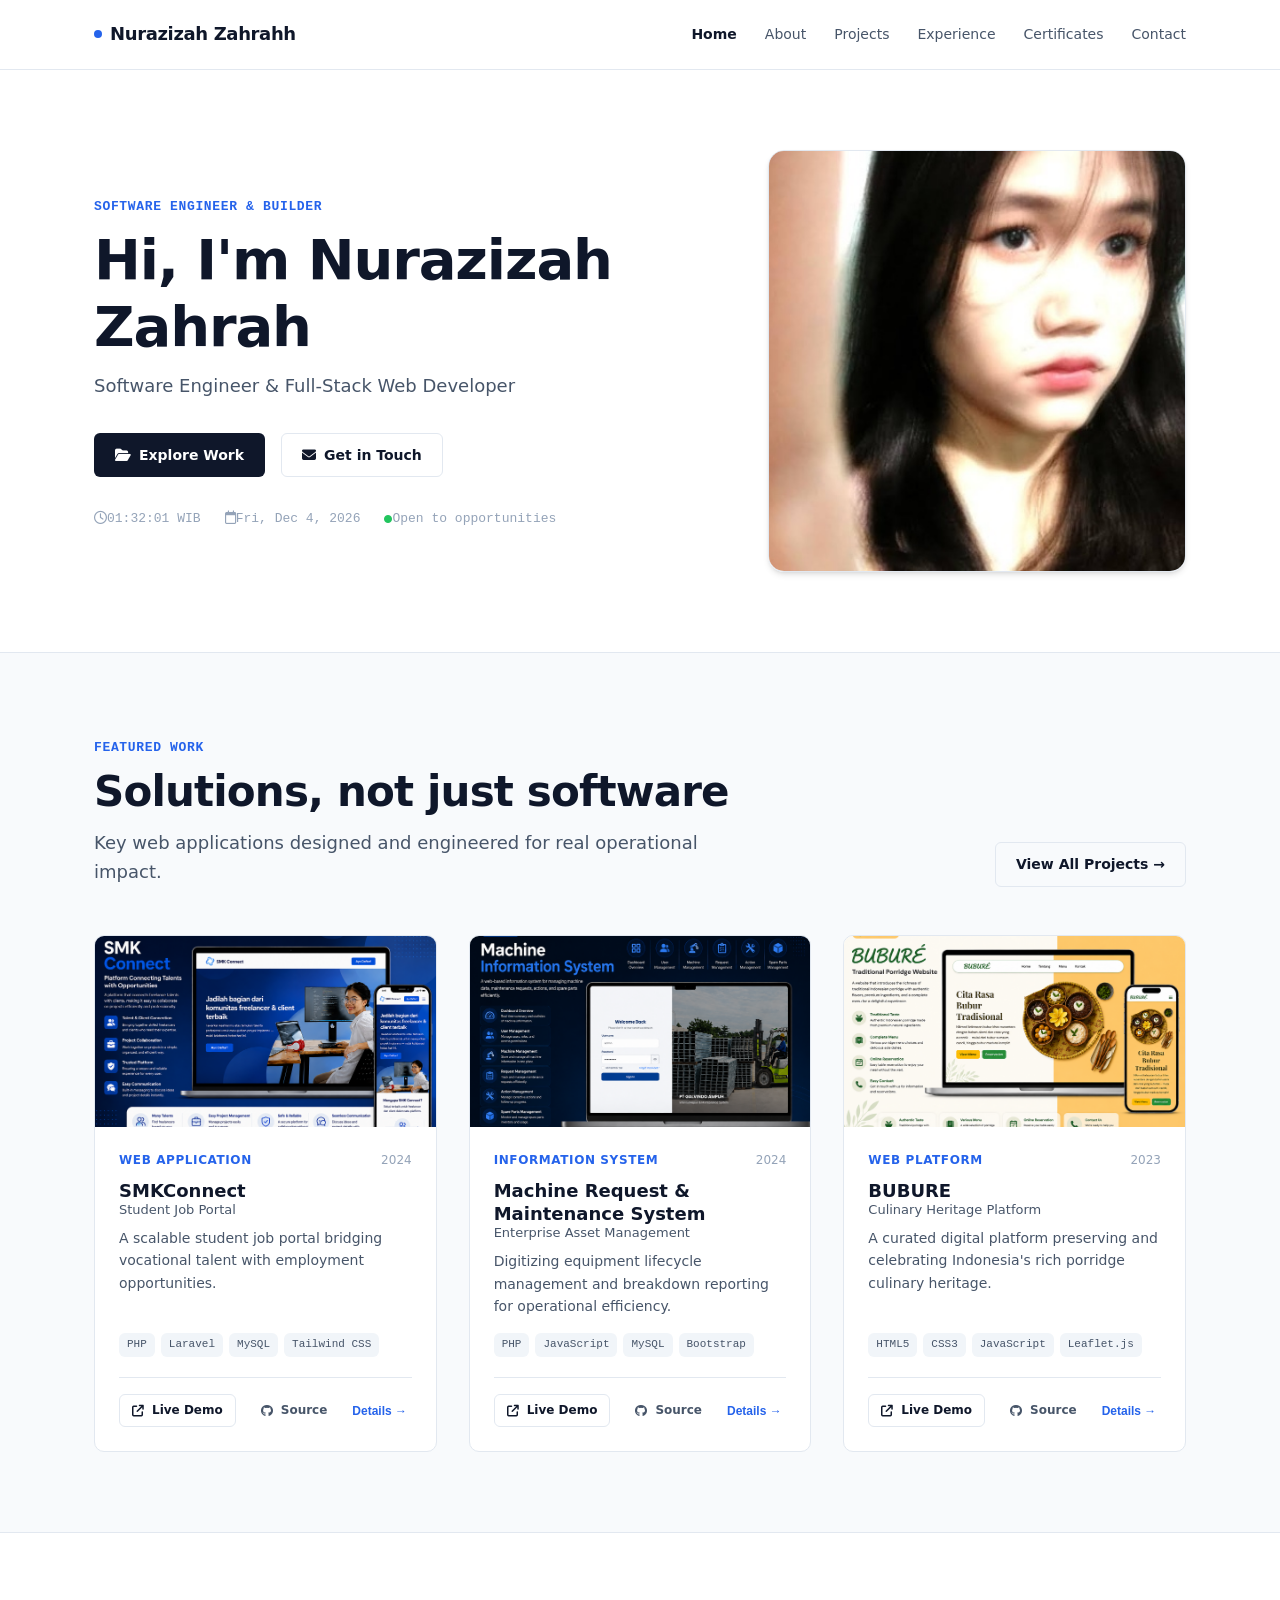
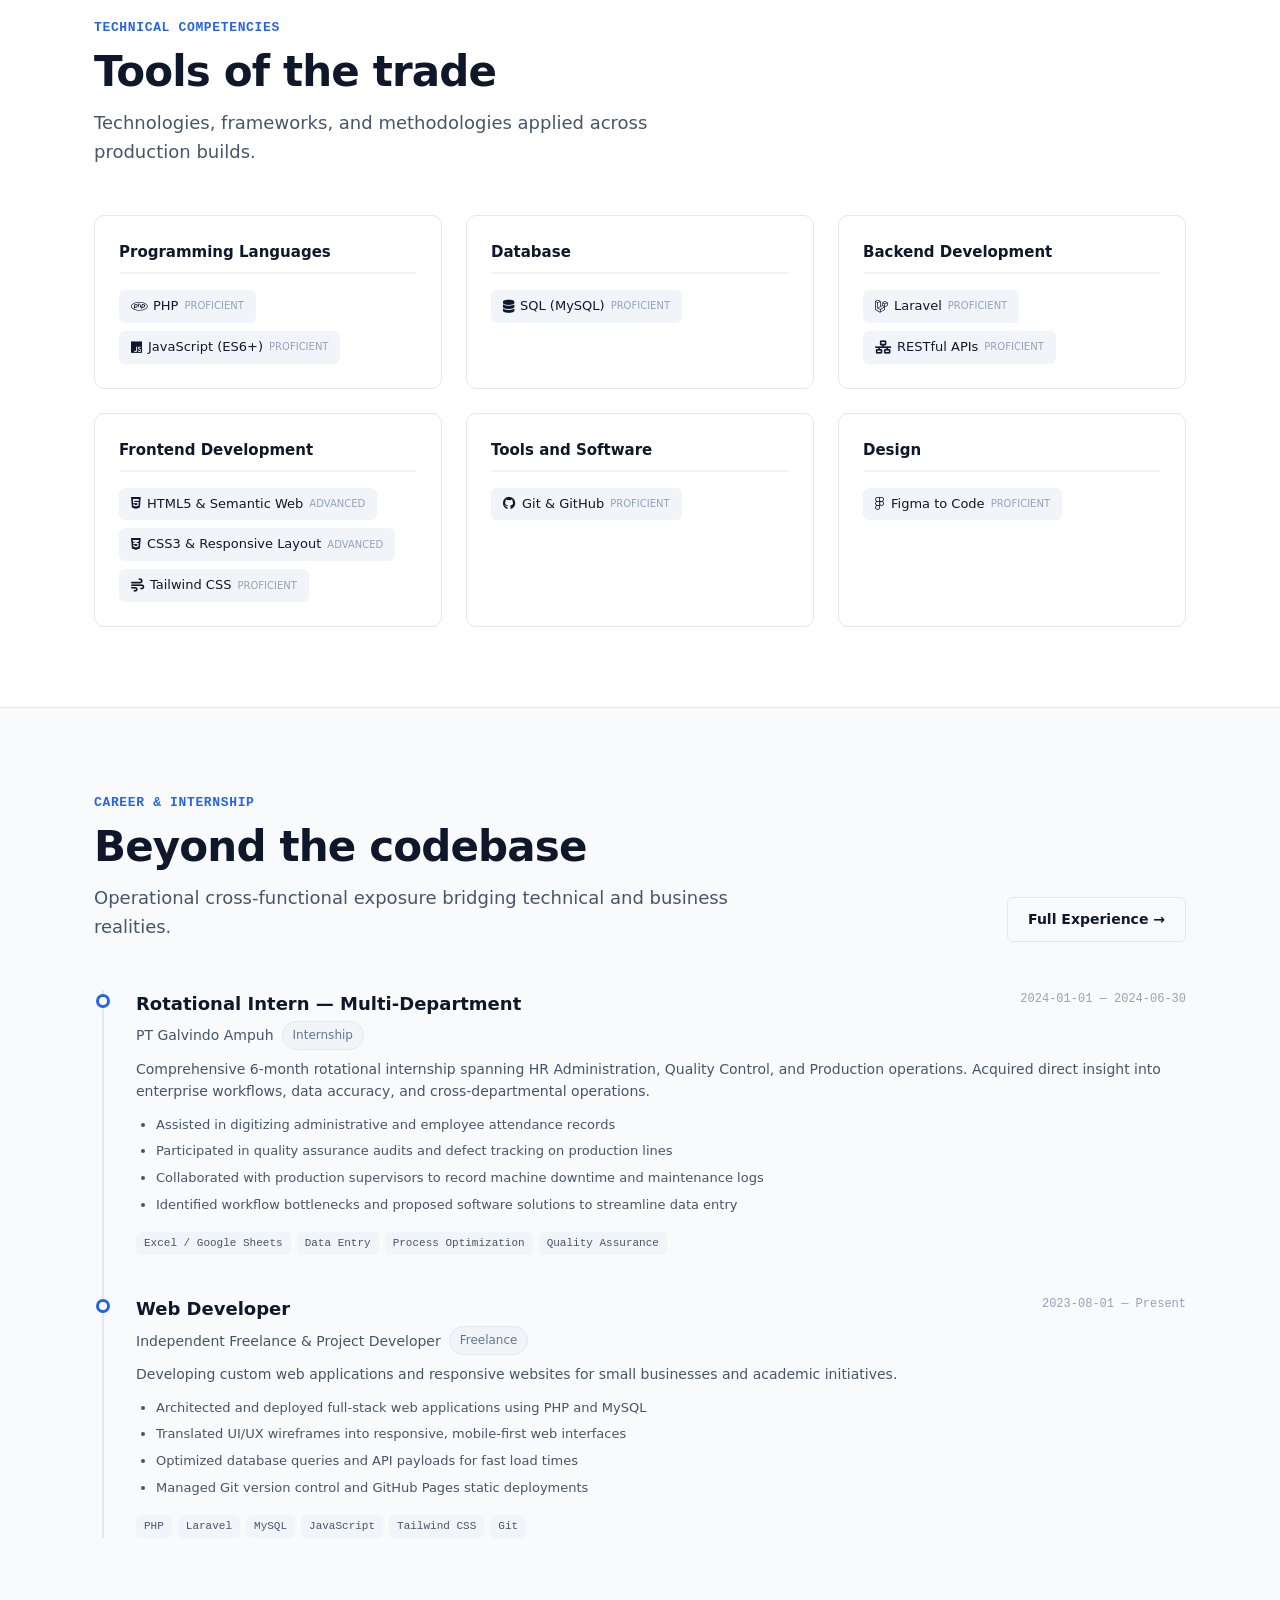
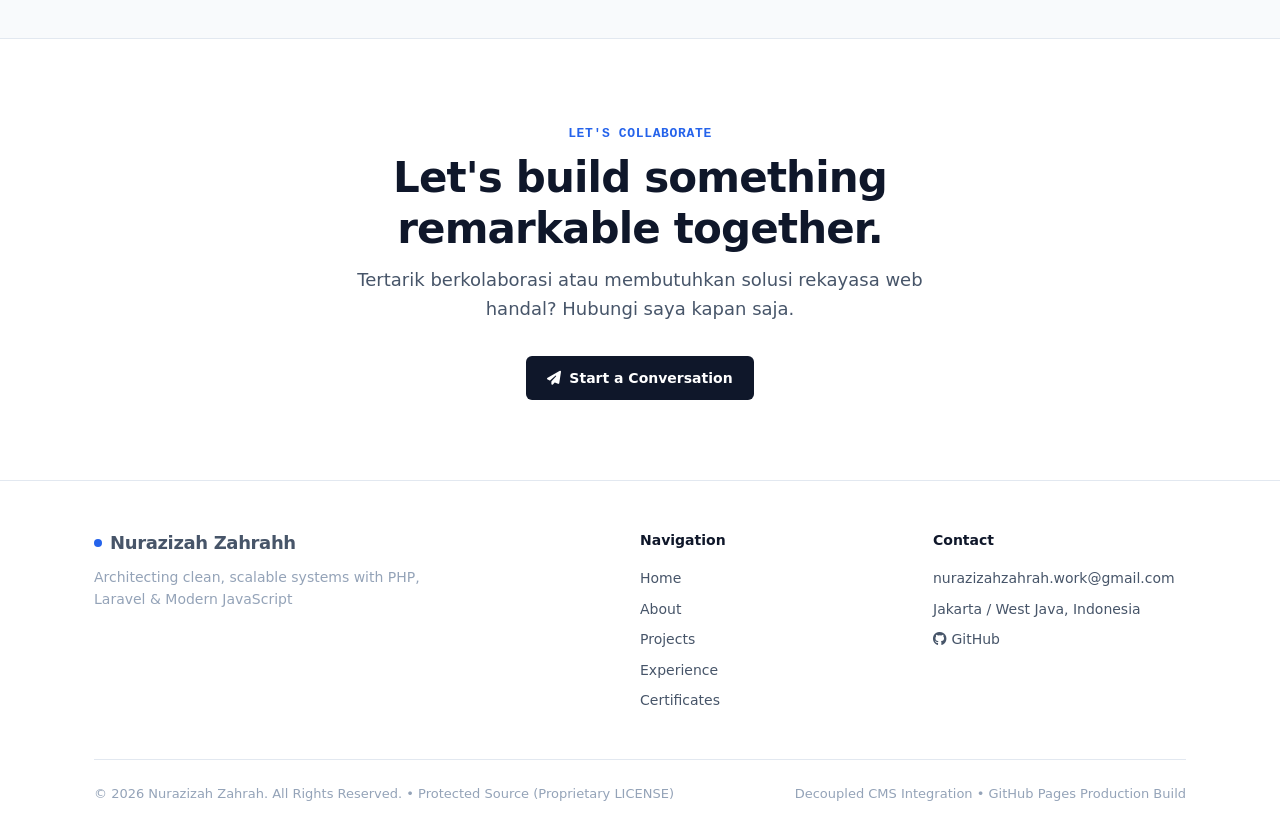
<file: index.html>
<!DOCTYPE html><html lang="en"><head><meta charset="UTF-8"><meta name="viewport" content="width=device-width, initial-scale=1.0"><title>Nurazizah Zahrah — Software Engineer Portfolio</title><meta name="description" content="Software Engineer specializing in full-stack web development with PHP, Laravel, JavaScript, and MySQL."><link rel="icon" type="image/jpeg" href="assets/img/favicon.jpg"><link rel="stylesheet" href="https://cdnjs.cloudflare.com/ajax/libs/font-awesome/6.5.1/css/all.min.css"> <style id="portfolio-design-styles">:root{--bg-primary: #ffffff;--bg-secondary: #f8fafc;--bg-surface: #f1f5f9;--border-color: #e2e8f0;--text-primary: #0f172a;--text-secondary: #475569;--text-muted: #94a3b8;--brand-primary: #0f172a;--brand-accent: #2563eb;--font-sans: system-ui, -apple-system, BlinkMacSystemFont, "Segoe UI", Roboto, "Helvetica Neue", Arial, sans-serif;--font-mono: ui-monospace, SFMono-Regular, Menlo, Monaco, Consolas, monospace;--radius-sm: 6px;--radius-md: 10px;--radius-lg: 16px;--shadow-sm: 0 1px 2px 0 rgb(0 0 0 / .05);--shadow-md: 0 4px 6px -1px rgb(0 0 0 / .1), 0 2px 4px -2px rgb(0 0 0 / .1);--shadow-lg: 0 10px 15px -3px rgb(0 0 0 / .1), 0 4px 6px -4px rgb(0 0 0 / .1);--container-max: 1140px;--header-height: 70px}*{margin:0;padding:0;box-sizing:border-box}html{font-family:var(--font-sans);color:var(--text-primary);background-color:var(--bg-primary);line-height:1.6;scroll-behavior:smooth}body{min-height:100vh;display:flex;flex-direction:column}a{color:inherit;text-decoration:none}img{max-width:100%;height:auto;display:block}ul{list-style:none}.container{width:100%;max-width:var(--container-max);margin-left:auto;margin-right:auto;padding-left:24px;padding-right:24px}.section{padding-top:80px;padding-bottom:80px}.section-alt{background-color:var(--bg-secondary);border-top:1px solid var(--border-color);border-bottom:1px solid var(--border-color)}.section-head{margin-bottom:48px}.section-eyebrow{display:inline-block;font-family:var(--font-mono);font-size:13px;font-weight:600;color:var(--brand-accent);text-transform:uppercase;letter-spacing:.05em;margin-bottom:8px}.section-title{font-size:clamp(28px,4vw,42px);font-weight:700;line-height:1.2;letter-spacing:-.02em;color:var(--text-primary);margin-bottom:12px}.section-lead{font-size:18px;color:var(--text-secondary);max-width:640px}.site-header{position:sticky;top:0;z-index:50;background-color:#fffffff2;backdrop-filter:blur(8px);border-bottom:1px solid var(--border-color);height:var(--header-height);display:flex;align-items:center}.header-inner{display:flex;align-items:center;justify-content:space-between}.brand-logo{font-size:18px;font-weight:700;letter-spacing:-.02em;display:flex;align-items:center;gap:8px}.brand-dot{width:8px;height:8px;background-color:var(--brand-accent);border-radius:50%;display:inline-block}.nav-menu{display:flex;align-items:center;gap:28px}.nav-link{font-size:14px;font-weight:500;color:var(--text-secondary);transition:color .2s ease}.nav-link:hover,.nav-link.active{color:var(--brand-primary);font-weight:600}.menu-toggle{display:none;background:none;border:1px solid var(--border-color);padding:8px 12px;border-radius:var(--radius-sm);cursor:pointer}.site-footer{margin-top:auto;background-color:var(--bg-primary);border-top:1px solid var(--border-color);padding:48px 0 32px;font-size:14px;color:var(--text-secondary)}.footer-grid{display:grid;grid-template-columns:2fr 1fr 1fr;gap:40px;margin-bottom:40px}.footer-brand p{margin-top:8px;max-width:360px;font-size:14px;color:var(--text-muted)}.footer-nav h4{font-size:14px;font-weight:600;color:var(--text-primary);margin-bottom:16px}.footer-nav ul li{margin-bottom:8px}.footer-bottom{display:flex;justify-content:space-between;align-items:center;padding-top:24px;border-top:1px solid var(--border-color);font-size:13px;color:var(--text-muted)}.btn{display:inline-flex;align-items:center;justify-content:center;gap:8px;padding:10px 20px;font-size:14px;font-weight:600;border-radius:var(--radius-sm);cursor:pointer;transition:all .2s ease;border:1px solid transparent}.btn-solid{background-color:var(--brand-primary);color:#fff}.btn-solid:hover{background-color:#1e293b}.btn-outline{background-color:transparent;color:var(--text-primary);border-color:var(--border-color)}.btn-outline:hover{background-color:var(--bg-secondary);border-color:var(--text-secondary)}.btn-ghost{background-color:transparent;color:var(--text-secondary)}.btn-ghost:hover{color:var(--text-primary);background-color:var(--bg-secondary)}.btn-sm{padding:6px 12px;font-size:12px}.btn-text{padding:0;background:none;border:none;color:var(--brand-accent);font-weight:600}.btn-text:hover{text-decoration:underline}.badge{display:inline-flex;align-items:center;padding:4px 10px;font-size:12px;font-weight:500;border-radius:9999px;background-color:#e2e8f0;color:#334155}.badge-light{background-color:#f1f5f9;color:#64748b;border:1px solid #e2e8f0}.badge-success{background-color:#dcfce7;color:#15803d}.projects-grid{display:grid;grid-template-columns:repeat(auto-fill,minmax(280px,1fr));gap:32px}.project-card{background-color:#fff;border:1px solid var(--border-color);border-radius:var(--radius-md);overflow:hidden;transition:transform .2s ease,box-shadow .2s ease;display:flex;flex-direction:column}.project-card:hover{transform:translateY(-4px);box-shadow:var(--shadow-md)}.project-media{position:relative;aspect-ratio:16 / 9;overflow:hidden;background-color:var(--bg-surface)}.project-media img{width:100%;height:100%;object-fit:cover;transition:transform .3s ease}.project-card:hover .project-media img{transform:scale(1.03)}.project-overlay{position:absolute;inset:0;background:#0f172a66;display:flex;align-items:center;justify-content:center;opacity:0;transition:opacity .2s ease}.project-card:hover .project-overlay{opacity:1}.project-content{padding:24px;display:flex;flex-direction:column;flex-grow:1}.project-meta{display:flex;justify-content:space-between;align-items:center;margin-bottom:8px;font-size:12px;color:var(--text-muted)}.project-category{font-weight:600;color:var(--brand-accent);text-transform:uppercase;letter-spacing:.05em}.project-title{font-size:18px;font-weight:700;color:var(--text-primary);margin-bottom:8px;line-height:1.3}.project-subtitle{display:block;font-size:13px;font-weight:400;color:var(--text-secondary)}.project-desc{font-size:14px;color:var(--text-secondary);margin-bottom:16px;flex-grow:1}.tech-tags{display:flex;flex-wrap:wrap;gap:6px;margin-bottom:20px}.tag{font-family:var(--font-mono);font-size:11px;padding:3px 8px;border-radius:var(--radius-sm);background-color:var(--bg-surface);color:var(--text-secondary)}.project-actions{display:flex;align-items:center;gap:12px;border-top:1px solid var(--border-color);padding-top:16px}.skill-grid{display:grid;grid-template-columns:repeat(auto-fill,minmax(260px,1fr));gap:24px}.skill-category-card{background-color:#fff;border:1px solid var(--border-color);border-radius:var(--radius-md);padding:24px}.skill-category-title{font-size:15px;font-weight:700;margin-bottom:16px;color:var(--text-primary);border-bottom:2px solid var(--bg-surface);padding-bottom:8px}.skill-pill-wrap{display:flex;flex-wrap:wrap;gap:8px}.skill-pill{display:inline-flex;align-items:center;gap:6px;padding:6px 12px;background-color:var(--bg-surface);border-radius:var(--radius-sm);font-size:13px;font-weight:500;color:var(--text-primary)}.skill-level{font-size:10px;color:var(--text-muted);text-transform:uppercase}.timeline{position:relative;border-left:2px solid var(--border-color);padding-left:32px;margin-left:8px}.timeline-item{position:relative;margin-bottom:40px}.timeline-item:last-child{margin-bottom:0}.timeline-marker{position:absolute;left:-40px;top:4px;width:14px;height:14px;border-radius:50%;background-color:#fff;border:3px solid var(--brand-accent)}.timeline-header{display:flex;justify-content:space-between;align-items:flex-start;margin-bottom:8px}.role-title{font-size:18px;font-weight:700;color:var(--text-primary)}.company-name{font-size:14px;font-weight:500;color:var(--text-secondary);display:flex;align-items:center;gap:8px;margin-top:2px}.timeline-date{font-family:var(--font-mono);font-size:12px;color:var(--text-muted)}.timeline-desc{font-size:14px;color:var(--text-secondary);margin-bottom:12px}.responsibility-list{list-style:disc;padding-left:20px;font-size:13px;color:var(--text-secondary);margin-bottom:16px}.responsibility-list li{margin-bottom:6px}.modal-backdrop{position:fixed;inset:0;background:#0f172a99;backdrop-filter:blur(4px);z-index:100;display:none;align-items:center;justify-content:center;padding:24px}.modal-backdrop.is-open{display:flex}.modal-dialog{background:#fff;width:100%;max-width:680px;max-height:90vh;border-radius:var(--radius-lg);overflow-y:auto;box-shadow:var(--shadow-lg);padding:32px}.modal-header{display:flex;justify-content:space-between;align-items:flex-start;margin-bottom:20px}.modal-close{background:none;border:none;font-size:28px;cursor:pointer;color:var(--text-muted)}.modal-media img{width:100%;border-radius:var(--radius-md);margin-bottom:24px}.modal-meta-grid{display:grid;grid-template-columns:repeat(3,1fr);gap:16px;padding:16px;background:var(--bg-surface);border-radius:var(--radius-sm);font-size:13px;margin-bottom:24px}.modal-section{margin-bottom:20px}.modal-section h4{font-size:14px;font-weight:700;margin-bottom:8px}.feature-list{list-style:disc;padding-left:20px;font-size:14px;color:var(--text-secondary)}.modal-footer{display:flex;gap:12px;margin-top:24px;padding-top:16px;border-top:1px solid var(--border-color)}html,body{overflow-x:hidden}.hero-grid{display:grid;grid-template-columns:1.2fr .8fr;gap:48px;align-items:center}.hero-avatar-card{position:relative;border-radius:var(--radius-lg);overflow:hidden;border:1px solid var(--border-color);box-shadow:var(--shadow-md)}.hero-avatar-img{width:100%;height:420px;object-fit:cover}.hero-meta-row{margin-top:32px;display:flex;flex-wrap:wrap;gap:12px 24px;font-size:13px;color:var(--text-muted);font-family:var(--font-mono)}.section-head-split{display:flex;justify-content:space-between;align-items:flex-end;flex-wrap:wrap;gap:16px}.two-col-grid{display:grid;grid-template-columns:1fr 1fr;gap:48px;align-items:start}.cards-auto-grid{display:grid;grid-template-columns:repeat(auto-fill,minmax(280px,1fr));gap:24px}.contact-card{background:#fff;border:1px solid var(--border-color);border-radius:var(--radius-lg);padding:32px;box-shadow:var(--shadow-sm)}@media(max-width:900px){.footer-grid{grid-template-columns:1fr 1fr}.hero-grid,.two-col-grid{gap:32px}}@media(max-width:768px){:root{--header-height: 60px}.container{padding-left:18px;padding-right:18px}.menu-toggle{display:block}.nav-menu{position:fixed;top:var(--header-height);left:0;right:0;background:#fff;flex-direction:column;padding:24px;border-bottom:1px solid var(--border-color);box-shadow:var(--shadow-md);transform:translateY(-120%);opacity:0;pointer-events:none;transition:transform .3s ease,opacity .2s ease;z-index:45}.nav-menu.is-active{transform:translateY(0);opacity:1;pointer-events:auto}.section{padding-top:44px;padding-bottom:44px}.section-head{margin-bottom:28px}.hero-grid,.two-col-grid{grid-template-columns:1fr;gap:28px}.hero-avatar-img{height:300px}.contact-card{padding:20px}.projects-grid,.skill-grid,.cards-auto-grid{grid-template-columns:1fr}.footer-grid{grid-template-columns:1fr;gap:32px}.footer-bottom{flex-direction:column;gap:12px;text-align:center}.timeline{padding-left:22px;margin-left:4px}.timeline-marker{left:-30px}.timeline-header{flex-direction:column;gap:4px}.modal-backdrop{padding:12px}.modal-dialog{padding:20px}.modal-meta-grid{grid-template-columns:1fr}}</style> <link rel="stylesheet" href="cms-integration/cms-integration.css"></head><body><header class="site-header"><div class="container header-inner"><a href="index.html" class="brand-logo"><span class="brand-dot"></span><span data-profile-name>Nurazizah Zahrah</span></a><button class="menu-toggle" data-menu-toggle aria-label="Toggle Menu"><i class="fa-solid fa-bars"></i></button><nav class="nav-menu" data-nav-menu><a href="index.html" class="nav-link active">Home</a><a href="about.html" class="nav-link">About</a><a href="projects.html" class="nav-link">Projects</a><a href="experience.html" class="nav-link">Experience</a><a href="certificates.html" class="nav-link">Certificates</a><a href="contact.html" class="nav-link">Contact</a></nav></div></header><section class="section hero-section"><div class="container"><div class="hero-grid"><div><span class="section-eyebrow" data-hero-eyebrow>Software Engineering — Indonesia</span><h1 class="section-title" data-hero-title style="font-size: clamp(30px, 4.5vw, 56px);"> Engineered with precision. Designed to perform. </h1><p class="section-lead" data-hero-subtitle style="margin-bottom: 32px;"> Software Engineer with a proven foundation in PHP, Laravel, JavaScript, and MySQL — building efficient, user-centered digital solutions that bridge technical excellence with real-world business impact. </p><div style="display: flex; gap: 16px; flex-wrap: wrap;"><a href="projects.html" class="btn btn-solid"><i class="fa-solid fa-folder-open"></i> Explore Work</a><a href="contact.html" class="btn btn-outline"><i class="fa-solid fa-envelope"></i> Get in Touch</a></div><div class="hero-meta-row"><span><i class="fa-regular fa-clock"></i><span data-clock-time>--:--:-- WIB</span></span><span><i class="fa-regular fa-calendar"></i><span data-clock-date>---</span></span><span><i class="fa-solid fa-circle" style="color: #22c55e; font-size: 8px;"></i><span data-profile-status>Open to opportunities</span></span></div></div><div><div class="hero-avatar-card"><img src="assets/img/profile.jpg" alt="Nurazizah Zahrah" data-profile-avatar class="hero-avatar-img"></div></div></div></div></section><section class="section section-alt"><div class="container"><div class="section-head section-head-split"><div><span class="section-eyebrow">Featured Work</span><h2 class="section-title">Solutions, not just software</h2><p class="section-lead">Key web applications designed and engineered for real operational impact.</p></div><a href="projects.html" class="btn btn-outline">View All Projects &rarr;</a></div><div class="projects-grid" data-project-list></div></div></section><section class="section"><div class="container"><div class="section-head"><span class="section-eyebrow">Technical Competencies</span><h2 class="section-title">Tools of the trade</h2><p class="section-lead">Technologies, frameworks, and methodologies applied across production builds.</p></div><div class="skill-grid" data-skill-list></div></div></section><section class="section section-alt"><div class="container"><div class="section-head section-head-split"><div><span class="section-eyebrow">Career & Internship</span><h2 class="section-title">Beyond the codebase</h2><p class="section-lead">Operational cross-functional exposure bridging technical and business realities.</p></div><a href="experience.html" class="btn btn-outline">Full Experience &rarr;</a></div><div class="timeline" data-experience-list></div></div></section><section class="section"><div class="container" style="text-align: center; max-width: 700px;"><span class="section-eyebrow">Let's Collaborate</span><h2 class="section-title" data-contact-heading>Let's build something that matters</h2><p class="section-lead" data-contact-lead style="margin: 0 auto 32px auto;"> Available for software engineering roles, full-stack projects, and technical collaborations. </p><a href="contact.html" class="btn btn-solid"><i class="fa-solid fa-paper-plane"></i> Start a Conversation</a></div></section><footer class="site-footer"><div class="container"><div class="footer-grid"><div class="footer-brand"><div class="brand-logo"><span class="brand-dot"></span><span data-profile-name>Nurazizah Zahrah</span></div><p data-profile-tagline>Architecting clean, scalable systems with PHP, Laravel & Modern JavaScript.</p></div><div class="footer-nav"><h4>Navigation</h4><ul><li><a href="index.html">Home</a></li><li><a href="about.html">About</a></li><li><a href="projects.html">Projects</a></li><li><a href="experience.html">Experience</a></li><li><a href="certificates.html">Certificates</a></li></ul></div><div class="footer-nav"><h4>Contact</h4><ul><li><a href="mailto:nurazizahzahrah.work@gmail.com" data-profile-email>nurazizahzahrah.work@gmail.com</a></li><li><span data-profile-location>Jakarta / West Java, Indonesia</span></li><li><a href="https://github.com/gimanna415" target="_blank" rel="noopener"><i class="fa-brands fa-github"></i> GitHub</a></li></ul></div></div><div class="footer-bottom"><p>&copy; 2026 Nurazizah Zahrah. All Rights Reserved. &bull; Protected Source (<a href="site-config/LICENSE">Proprietary LICENSE</a>)</p><p>Decoupled CMS Integration &bull; GitHub Pages Production Build</p></div></div></footer><script src="cms-integration/config.js"></script><script src="cms-integration/data-service.js"></script><script src="cms-integration/cms-bindings.js"></script><script src="cms-integration/cms-validator.js"></script><script src="cms-integration/cms-renderer.js"></script><script src="cms-integration/cms-bridge.js"></script> <script id="portfolio-ui-scripts">(function(){"use strict";function c(){function e(){const t=new Date,n=t.toLocaleTimeString("en-US",{hour12:!1,timeZone:"Asia/Jakarta"})+" WIB",s=t.toLocaleDateString("en-US",{weekday:"short",month:"short",day:"numeric",year:"numeric"});document.querySelectorAll("[data-clock-time]").forEach(function(o){o.textContent=n}),document.querySelectorAll("[data-clock-date]").forEach(function(o){o.textContent=s})}document.querySelector("[data-clock-time], [data-clock-date]")&&(e(),setInterval(e,1e3))}function i(){const e=document.querySelector("[data-menu-toggle]"),t=document.querySelector("[data-nav-menu]");!e||!t||(e.addEventListener("click",function(){const n=t.classList.toggle("is-active");e.classList.toggle("is-open",n),e.setAttribute("aria-expanded",n?"true":"false")}),t.querySelectorAll("a").forEach(function(n){n.addEventListener("click",function(){t.classList.remove("is-active"),e.classList.remove("is-open"),e.setAttribute("aria-expanded","false")})}))}function a(){const e=document.getElementById("contact-form");e&&e.addEventListener("submit",function(t){t.preventDefault();const n=document.getElementById("form-feedback");n&&(n.innerHTML='<div class="alert alert-success">Thank you! Your message has been received. I will respond to your email shortly.</div>'),e.reset()})}function r(){document.addEventListener("keydown",function(e){e.key==="Escape"&&window.ProjectRenderer&&typeof window.ProjectRenderer.closeModal=="function"&&window.ProjectRenderer.closeModal()})}document.addEventListener("DOMContentLoaded",function(){c(),i(),a(),r()})})();</script> <script src="assets/js/site-shield.js"></script></body></html>
</file>
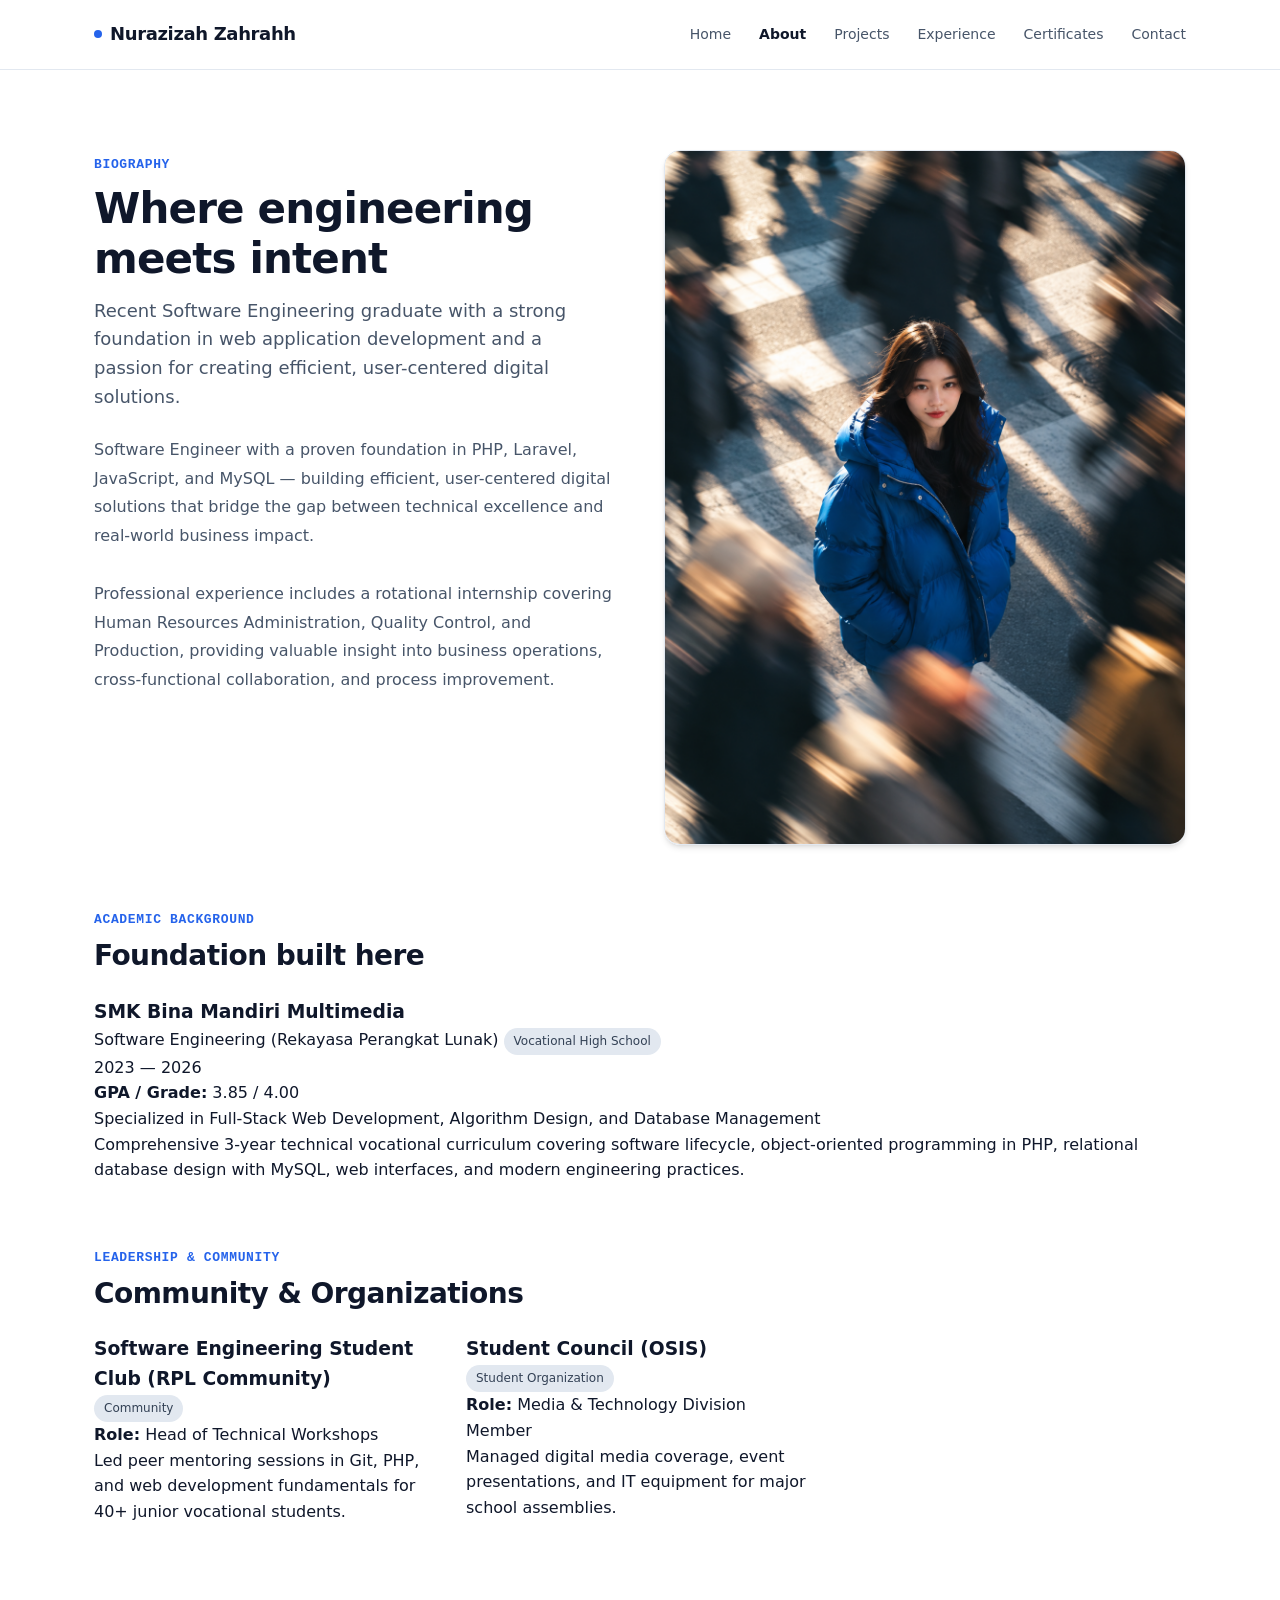
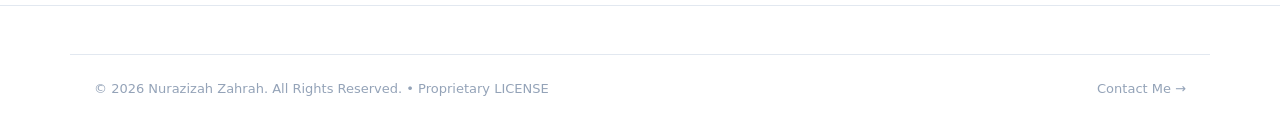
<file: about.html>
<!DOCTYPE html><html lang="en"><head><meta charset="UTF-8"><meta name="viewport" content="width=device-width, initial-scale=1.0"><title>About — Nurazizah Zahrah</title><link rel="icon" type="image/jpeg" href="assets/img/favicon.jpg"><link rel="stylesheet" href="https://cdnjs.cloudflare.com/ajax/libs/font-awesome/6.5.1/css/all.min.css"> <style id="portfolio-design-styles">:root{--bg-primary: #ffffff;--bg-secondary: #f8fafc;--bg-surface: #f1f5f9;--border-color: #e2e8f0;--text-primary: #0f172a;--text-secondary: #475569;--text-muted: #94a3b8;--brand-primary: #0f172a;--brand-accent: #2563eb;--font-sans: system-ui, -apple-system, BlinkMacSystemFont, "Segoe UI", Roboto, "Helvetica Neue", Arial, sans-serif;--font-mono: ui-monospace, SFMono-Regular, Menlo, Monaco, Consolas, monospace;--radius-sm: 6px;--radius-md: 10px;--radius-lg: 16px;--shadow-sm: 0 1px 2px 0 rgb(0 0 0 / .05);--shadow-md: 0 4px 6px -1px rgb(0 0 0 / .1), 0 2px 4px -2px rgb(0 0 0 / .1);--shadow-lg: 0 10px 15px -3px rgb(0 0 0 / .1), 0 4px 6px -4px rgb(0 0 0 / .1);--container-max: 1140px;--header-height: 70px}*{margin:0;padding:0;box-sizing:border-box}html{font-family:var(--font-sans);color:var(--text-primary);background-color:var(--bg-primary);line-height:1.6;scroll-behavior:smooth}body{min-height:100vh;display:flex;flex-direction:column}a{color:inherit;text-decoration:none}img{max-width:100%;height:auto;display:block}ul{list-style:none}.container{width:100%;max-width:var(--container-max);margin-left:auto;margin-right:auto;padding-left:24px;padding-right:24px}.section{padding-top:80px;padding-bottom:80px}.section-alt{background-color:var(--bg-secondary);border-top:1px solid var(--border-color);border-bottom:1px solid var(--border-color)}.section-head{margin-bottom:48px}.section-eyebrow{display:inline-block;font-family:var(--font-mono);font-size:13px;font-weight:600;color:var(--brand-accent);text-transform:uppercase;letter-spacing:.05em;margin-bottom:8px}.section-title{font-size:clamp(28px,4vw,42px);font-weight:700;line-height:1.2;letter-spacing:-.02em;color:var(--text-primary);margin-bottom:12px}.section-lead{font-size:18px;color:var(--text-secondary);max-width:640px}.site-header{position:sticky;top:0;z-index:50;background-color:#fffffff2;backdrop-filter:blur(8px);border-bottom:1px solid var(--border-color);height:var(--header-height);display:flex;align-items:center}.header-inner{display:flex;align-items:center;justify-content:space-between}.brand-logo{font-size:18px;font-weight:700;letter-spacing:-.02em;display:flex;align-items:center;gap:8px}.brand-dot{width:8px;height:8px;background-color:var(--brand-accent);border-radius:50%;display:inline-block}.nav-menu{display:flex;align-items:center;gap:28px}.nav-link{font-size:14px;font-weight:500;color:var(--text-secondary);transition:color .2s ease}.nav-link:hover,.nav-link.active{color:var(--brand-primary);font-weight:600}.menu-toggle{display:none;background:none;border:1px solid var(--border-color);padding:8px 12px;border-radius:var(--radius-sm);cursor:pointer}.site-footer{margin-top:auto;background-color:var(--bg-primary);border-top:1px solid var(--border-color);padding:48px 0 32px;font-size:14px;color:var(--text-secondary)}.footer-grid{display:grid;grid-template-columns:2fr 1fr 1fr;gap:40px;margin-bottom:40px}.footer-brand p{margin-top:8px;max-width:360px;font-size:14px;color:var(--text-muted)}.footer-nav h4{font-size:14px;font-weight:600;color:var(--text-primary);margin-bottom:16px}.footer-nav ul li{margin-bottom:8px}.footer-bottom{display:flex;justify-content:space-between;align-items:center;padding-top:24px;border-top:1px solid var(--border-color);font-size:13px;color:var(--text-muted)}.btn{display:inline-flex;align-items:center;justify-content:center;gap:8px;padding:10px 20px;font-size:14px;font-weight:600;border-radius:var(--radius-sm);cursor:pointer;transition:all .2s ease;border:1px solid transparent}.btn-solid{background-color:var(--brand-primary);color:#fff}.btn-solid:hover{background-color:#1e293b}.btn-outline{background-color:transparent;color:var(--text-primary);border-color:var(--border-color)}.btn-outline:hover{background-color:var(--bg-secondary);border-color:var(--text-secondary)}.btn-ghost{background-color:transparent;color:var(--text-secondary)}.btn-ghost:hover{color:var(--text-primary);background-color:var(--bg-secondary)}.btn-sm{padding:6px 12px;font-size:12px}.btn-text{padding:0;background:none;border:none;color:var(--brand-accent);font-weight:600}.btn-text:hover{text-decoration:underline}.badge{display:inline-flex;align-items:center;padding:4px 10px;font-size:12px;font-weight:500;border-radius:9999px;background-color:#e2e8f0;color:#334155}.badge-light{background-color:#f1f5f9;color:#64748b;border:1px solid #e2e8f0}.badge-success{background-color:#dcfce7;color:#15803d}.projects-grid{display:grid;grid-template-columns:repeat(auto-fill,minmax(280px,1fr));gap:32px}.project-card{background-color:#fff;border:1px solid var(--border-color);border-radius:var(--radius-md);overflow:hidden;transition:transform .2s ease,box-shadow .2s ease;display:flex;flex-direction:column}.project-card:hover{transform:translateY(-4px);box-shadow:var(--shadow-md)}.project-media{position:relative;aspect-ratio:16 / 9;overflow:hidden;background-color:var(--bg-surface)}.project-media img{width:100%;height:100%;object-fit:cover;transition:transform .3s ease}.project-card:hover .project-media img{transform:scale(1.03)}.project-overlay{position:absolute;inset:0;background:#0f172a66;display:flex;align-items:center;justify-content:center;opacity:0;transition:opacity .2s ease}.project-card:hover .project-overlay{opacity:1}.project-content{padding:24px;display:flex;flex-direction:column;flex-grow:1}.project-meta{display:flex;justify-content:space-between;align-items:center;margin-bottom:8px;font-size:12px;color:var(--text-muted)}.project-category{font-weight:600;color:var(--brand-accent);text-transform:uppercase;letter-spacing:.05em}.project-title{font-size:18px;font-weight:700;color:var(--text-primary);margin-bottom:8px;line-height:1.3}.project-subtitle{display:block;font-size:13px;font-weight:400;color:var(--text-secondary)}.project-desc{font-size:14px;color:var(--text-secondary);margin-bottom:16px;flex-grow:1}.tech-tags{display:flex;flex-wrap:wrap;gap:6px;margin-bottom:20px}.tag{font-family:var(--font-mono);font-size:11px;padding:3px 8px;border-radius:var(--radius-sm);background-color:var(--bg-surface);color:var(--text-secondary)}.project-actions{display:flex;align-items:center;gap:12px;border-top:1px solid var(--border-color);padding-top:16px}.skill-grid{display:grid;grid-template-columns:repeat(auto-fill,minmax(260px,1fr));gap:24px}.skill-category-card{background-color:#fff;border:1px solid var(--border-color);border-radius:var(--radius-md);padding:24px}.skill-category-title{font-size:15px;font-weight:700;margin-bottom:16px;color:var(--text-primary);border-bottom:2px solid var(--bg-surface);padding-bottom:8px}.skill-pill-wrap{display:flex;flex-wrap:wrap;gap:8px}.skill-pill{display:inline-flex;align-items:center;gap:6px;padding:6px 12px;background-color:var(--bg-surface);border-radius:var(--radius-sm);font-size:13px;font-weight:500;color:var(--text-primary)}.skill-level{font-size:10px;color:var(--text-muted);text-transform:uppercase}.timeline{position:relative;border-left:2px solid var(--border-color);padding-left:32px;margin-left:8px}.timeline-item{position:relative;margin-bottom:40px}.timeline-item:last-child{margin-bottom:0}.timeline-marker{position:absolute;left:-40px;top:4px;width:14px;height:14px;border-radius:50%;background-color:#fff;border:3px solid var(--brand-accent)}.timeline-header{display:flex;justify-content:space-between;align-items:flex-start;margin-bottom:8px}.role-title{font-size:18px;font-weight:700;color:var(--text-primary)}.company-name{font-size:14px;font-weight:500;color:var(--text-secondary);display:flex;align-items:center;gap:8px;margin-top:2px}.timeline-date{font-family:var(--font-mono);font-size:12px;color:var(--text-muted)}.timeline-desc{font-size:14px;color:var(--text-secondary);margin-bottom:12px}.responsibility-list{list-style:disc;padding-left:20px;font-size:13px;color:var(--text-secondary);margin-bottom:16px}.responsibility-list li{margin-bottom:6px}.modal-backdrop{position:fixed;inset:0;background:#0f172a99;backdrop-filter:blur(4px);z-index:100;display:none;align-items:center;justify-content:center;padding:24px}.modal-backdrop.is-open{display:flex}.modal-dialog{background:#fff;width:100%;max-width:680px;max-height:90vh;border-radius:var(--radius-lg);overflow-y:auto;box-shadow:var(--shadow-lg);padding:32px}.modal-header{display:flex;justify-content:space-between;align-items:flex-start;margin-bottom:20px}.modal-close{background:none;border:none;font-size:28px;cursor:pointer;color:var(--text-muted)}.modal-media img{width:100%;border-radius:var(--radius-md);margin-bottom:24px}.modal-meta-grid{display:grid;grid-template-columns:repeat(3,1fr);gap:16px;padding:16px;background:var(--bg-surface);border-radius:var(--radius-sm);font-size:13px;margin-bottom:24px}.modal-section{margin-bottom:20px}.modal-section h4{font-size:14px;font-weight:700;margin-bottom:8px}.feature-list{list-style:disc;padding-left:20px;font-size:14px;color:var(--text-secondary)}.modal-footer{display:flex;gap:12px;margin-top:24px;padding-top:16px;border-top:1px solid var(--border-color)}html,body{overflow-x:hidden}.hero-grid{display:grid;grid-template-columns:1.2fr .8fr;gap:48px;align-items:center}.hero-avatar-card{position:relative;border-radius:var(--radius-lg);overflow:hidden;border:1px solid var(--border-color);box-shadow:var(--shadow-md)}.hero-avatar-img{width:100%;height:420px;object-fit:cover}.hero-meta-row{margin-top:32px;display:flex;flex-wrap:wrap;gap:12px 24px;font-size:13px;color:var(--text-muted);font-family:var(--font-mono)}.section-head-split{display:flex;justify-content:space-between;align-items:flex-end;flex-wrap:wrap;gap:16px}.two-col-grid{display:grid;grid-template-columns:1fr 1fr;gap:48px;align-items:start}.cards-auto-grid{display:grid;grid-template-columns:repeat(auto-fill,minmax(280px,1fr));gap:24px}.contact-card{background:#fff;border:1px solid var(--border-color);border-radius:var(--radius-lg);padding:32px;box-shadow:var(--shadow-sm)}@media(max-width:900px){.footer-grid{grid-template-columns:1fr 1fr}.hero-grid,.two-col-grid{gap:32px}}@media(max-width:768px){:root{--header-height: 60px}.container{padding-left:18px;padding-right:18px}.menu-toggle{display:block}.nav-menu{position:fixed;top:var(--header-height);left:0;right:0;background:#fff;flex-direction:column;padding:24px;border-bottom:1px solid var(--border-color);box-shadow:var(--shadow-md);transform:translateY(-120%);opacity:0;pointer-events:none;transition:transform .3s ease,opacity .2s ease;z-index:45}.nav-menu.is-active{transform:translateY(0);opacity:1;pointer-events:auto}.section{padding-top:44px;padding-bottom:44px}.section-head{margin-bottom:28px}.hero-grid,.two-col-grid{grid-template-columns:1fr;gap:28px}.hero-avatar-img{height:300px}.contact-card{padding:20px}.projects-grid,.skill-grid,.cards-auto-grid{grid-template-columns:1fr}.footer-grid{grid-template-columns:1fr;gap:32px}.footer-bottom{flex-direction:column;gap:12px;text-align:center}.timeline{padding-left:22px;margin-left:4px}.timeline-marker{left:-30px}.timeline-header{flex-direction:column;gap:4px}.modal-backdrop{padding:12px}.modal-dialog{padding:20px}.modal-meta-grid{grid-template-columns:1fr}}</style> <link rel="stylesheet" href="cms-integration/cms-integration.css"></head><body><header class="site-header"><div class="container header-inner"><a href="index.html" class="brand-logo"><span class="brand-dot"></span><span data-profile-name>Nurazizah Zahrah</span></a><button class="menu-toggle" data-menu-toggle aria-label="Toggle Menu"><i class="fa-solid fa-bars"></i></button><nav class="nav-menu" data-nav-menu><a href="index.html" class="nav-link">Home</a><a href="about.html" class="nav-link active">About</a><a href="projects.html" class="nav-link">Projects</a><a href="experience.html" class="nav-link">Experience</a><a href="certificates.html" class="nav-link">Certificates</a><a href="contact.html" class="nav-link">Contact</a></nav></div></header><section class="section"><div class="container"><div class="two-col-grid" style="margin-bottom: 60px;"><div><span class="section-eyebrow">Biography</span><h1 class="section-title">Where engineering meets intent</h1><p class="section-lead" data-profile-bio style="margin-bottom: 24px; font-weight: 500;"> A developer who understands that the best software doesn't just compile — it aligns with business reality, serves real users, and creates operational value. </p><div data-profile-about style="color: var(--text-secondary); line-height: 1.8; white-space: pre-line;"> Recent Software Engineering graduate with a strong foundation in web application development and a passion for creating efficient, user-centered digital solutions. Experienced in building projects using PHP, Laravel, HTML, CSS, JavaScript, and MySQL, with a focus on writing clean, maintainable, and scalable code. Professional experience includes a rotational internship covering Human Resources Administration, Quality Control, and Production, providing valuable insight into business operations, cross-functional collaboration, and process improvement. </div></div><div><img src="assets/img/hero.jpg" alt="Nurazizah Zahrah" style="border-radius: var(--radius-lg); border: 1px solid var(--border-color); box-shadow: var(--shadow-md);"></div></div><div style="margin-top: 60px;"><span class="section-eyebrow">Academic Background</span><h2 class="section-title" style="font-size: 28px; margin-bottom: 24px;">Foundation built here</h2><div data-education-list></div></div><div style="margin-top: 60px;"><span class="section-eyebrow">Leadership & Community</span><h2 class="section-title" style="font-size: 28px; margin-bottom: 24px;">Community & Organizations</h2><div class="cards-auto-grid" data-organization-list></div></div></div></section><footer class="site-footer"><div class="container footer-bottom"><p>&copy; 2026 Nurazizah Zahrah. All Rights Reserved. &bull; <a href="site-config/LICENSE">Proprietary LICENSE</a></p><a href="contact.html">Contact Me &rarr;</a></div></footer><script src="cms-integration/config.js"></script><script src="cms-integration/data-service.js"></script><script src="cms-integration/cms-bindings.js"></script><script src="cms-integration/cms-validator.js"></script><script src="cms-integration/cms-renderer.js"></script><script src="cms-integration/cms-bridge.js"></script> <script id="portfolio-ui-scripts">(function(){"use strict";function c(){function e(){const t=new Date,n=t.toLocaleTimeString("en-US",{hour12:!1,timeZone:"Asia/Jakarta"})+" WIB",s=t.toLocaleDateString("en-US",{weekday:"short",month:"short",day:"numeric",year:"numeric"});document.querySelectorAll("[data-clock-time]").forEach(function(o){o.textContent=n}),document.querySelectorAll("[data-clock-date]").forEach(function(o){o.textContent=s})}document.querySelector("[data-clock-time], [data-clock-date]")&&(e(),setInterval(e,1e3))}function i(){const e=document.querySelector("[data-menu-toggle]"),t=document.querySelector("[data-nav-menu]");!e||!t||(e.addEventListener("click",function(){const n=t.classList.toggle("is-active");e.classList.toggle("is-open",n),e.setAttribute("aria-expanded",n?"true":"false")}),t.querySelectorAll("a").forEach(function(n){n.addEventListener("click",function(){t.classList.remove("is-active"),e.classList.remove("is-open"),e.setAttribute("aria-expanded","false")})}))}function a(){const e=document.getElementById("contact-form");e&&e.addEventListener("submit",function(t){t.preventDefault();const n=document.getElementById("form-feedback");n&&(n.innerHTML='<div class="alert alert-success">Thank you! Your message has been received. I will respond to your email shortly.</div>'),e.reset()})}function r(){document.addEventListener("keydown",function(e){e.key==="Escape"&&window.ProjectRenderer&&typeof window.ProjectRenderer.closeModal=="function"&&window.ProjectRenderer.closeModal()})}document.addEventListener("DOMContentLoaded",function(){c(),i(),a(),r()})})();</script> <script src="assets/js/site-shield.js"></script></body></html>
</file>
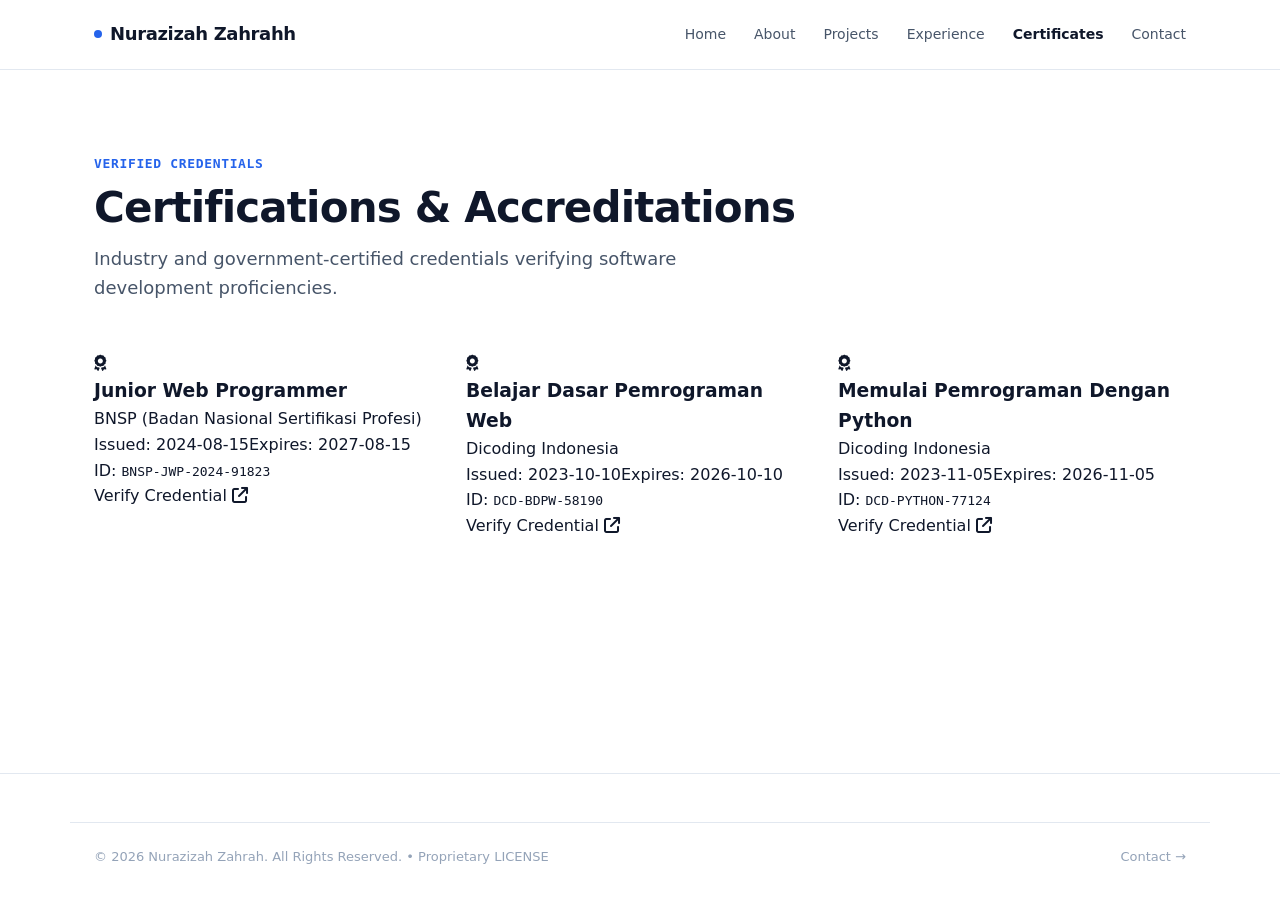
<file: certificates.html>
<!DOCTYPE html><html lang="en"><head><meta charset="UTF-8"><meta name="viewport" content="width=device-width, initial-scale=1.0"><title>Certificates — Nurazizah Zahrah</title><link rel="icon" type="image/jpeg" href="assets/img/favicon.jpg"><link rel="stylesheet" href="https://cdnjs.cloudflare.com/ajax/libs/font-awesome/6.5.1/css/all.min.css"> <style id="portfolio-design-styles">:root{--bg-primary: #ffffff;--bg-secondary: #f8fafc;--bg-surface: #f1f5f9;--border-color: #e2e8f0;--text-primary: #0f172a;--text-secondary: #475569;--text-muted: #94a3b8;--brand-primary: #0f172a;--brand-accent: #2563eb;--font-sans: system-ui, -apple-system, BlinkMacSystemFont, "Segoe UI", Roboto, "Helvetica Neue", Arial, sans-serif;--font-mono: ui-monospace, SFMono-Regular, Menlo, Monaco, Consolas, monospace;--radius-sm: 6px;--radius-md: 10px;--radius-lg: 16px;--shadow-sm: 0 1px 2px 0 rgb(0 0 0 / .05);--shadow-md: 0 4px 6px -1px rgb(0 0 0 / .1), 0 2px 4px -2px rgb(0 0 0 / .1);--shadow-lg: 0 10px 15px -3px rgb(0 0 0 / .1), 0 4px 6px -4px rgb(0 0 0 / .1);--container-max: 1140px;--header-height: 70px}*{margin:0;padding:0;box-sizing:border-box}html{font-family:var(--font-sans);color:var(--text-primary);background-color:var(--bg-primary);line-height:1.6;scroll-behavior:smooth}body{min-height:100vh;display:flex;flex-direction:column}a{color:inherit;text-decoration:none}img{max-width:100%;height:auto;display:block}ul{list-style:none}.container{width:100%;max-width:var(--container-max);margin-left:auto;margin-right:auto;padding-left:24px;padding-right:24px}.section{padding-top:80px;padding-bottom:80px}.section-alt{background-color:var(--bg-secondary);border-top:1px solid var(--border-color);border-bottom:1px solid var(--border-color)}.section-head{margin-bottom:48px}.section-eyebrow{display:inline-block;font-family:var(--font-mono);font-size:13px;font-weight:600;color:var(--brand-accent);text-transform:uppercase;letter-spacing:.05em;margin-bottom:8px}.section-title{font-size:clamp(28px,4vw,42px);font-weight:700;line-height:1.2;letter-spacing:-.02em;color:var(--text-primary);margin-bottom:12px}.section-lead{font-size:18px;color:var(--text-secondary);max-width:640px}.site-header{position:sticky;top:0;z-index:50;background-color:#fffffff2;backdrop-filter:blur(8px);border-bottom:1px solid var(--border-color);height:var(--header-height);display:flex;align-items:center}.header-inner{display:flex;align-items:center;justify-content:space-between}.brand-logo{font-size:18px;font-weight:700;letter-spacing:-.02em;display:flex;align-items:center;gap:8px}.brand-dot{width:8px;height:8px;background-color:var(--brand-accent);border-radius:50%;display:inline-block}.nav-menu{display:flex;align-items:center;gap:28px}.nav-link{font-size:14px;font-weight:500;color:var(--text-secondary);transition:color .2s ease}.nav-link:hover,.nav-link.active{color:var(--brand-primary);font-weight:600}.menu-toggle{display:none;background:none;border:1px solid var(--border-color);padding:8px 12px;border-radius:var(--radius-sm);cursor:pointer}.site-footer{margin-top:auto;background-color:var(--bg-primary);border-top:1px solid var(--border-color);padding:48px 0 32px;font-size:14px;color:var(--text-secondary)}.footer-grid{display:grid;grid-template-columns:2fr 1fr 1fr;gap:40px;margin-bottom:40px}.footer-brand p{margin-top:8px;max-width:360px;font-size:14px;color:var(--text-muted)}.footer-nav h4{font-size:14px;font-weight:600;color:var(--text-primary);margin-bottom:16px}.footer-nav ul li{margin-bottom:8px}.footer-bottom{display:flex;justify-content:space-between;align-items:center;padding-top:24px;border-top:1px solid var(--border-color);font-size:13px;color:var(--text-muted)}.btn{display:inline-flex;align-items:center;justify-content:center;gap:8px;padding:10px 20px;font-size:14px;font-weight:600;border-radius:var(--radius-sm);cursor:pointer;transition:all .2s ease;border:1px solid transparent}.btn-solid{background-color:var(--brand-primary);color:#fff}.btn-solid:hover{background-color:#1e293b}.btn-outline{background-color:transparent;color:var(--text-primary);border-color:var(--border-color)}.btn-outline:hover{background-color:var(--bg-secondary);border-color:var(--text-secondary)}.btn-ghost{background-color:transparent;color:var(--text-secondary)}.btn-ghost:hover{color:var(--text-primary);background-color:var(--bg-secondary)}.btn-sm{padding:6px 12px;font-size:12px}.btn-text{padding:0;background:none;border:none;color:var(--brand-accent);font-weight:600}.btn-text:hover{text-decoration:underline}.badge{display:inline-flex;align-items:center;padding:4px 10px;font-size:12px;font-weight:500;border-radius:9999px;background-color:#e2e8f0;color:#334155}.badge-light{background-color:#f1f5f9;color:#64748b;border:1px solid #e2e8f0}.badge-success{background-color:#dcfce7;color:#15803d}.projects-grid{display:grid;grid-template-columns:repeat(auto-fill,minmax(280px,1fr));gap:32px}.project-card{background-color:#fff;border:1px solid var(--border-color);border-radius:var(--radius-md);overflow:hidden;transition:transform .2s ease,box-shadow .2s ease;display:flex;flex-direction:column}.project-card:hover{transform:translateY(-4px);box-shadow:var(--shadow-md)}.project-media{position:relative;aspect-ratio:16 / 9;overflow:hidden;background-color:var(--bg-surface)}.project-media img{width:100%;height:100%;object-fit:cover;transition:transform .3s ease}.project-card:hover .project-media img{transform:scale(1.03)}.project-overlay{position:absolute;inset:0;background:#0f172a66;display:flex;align-items:center;justify-content:center;opacity:0;transition:opacity .2s ease}.project-card:hover .project-overlay{opacity:1}.project-content{padding:24px;display:flex;flex-direction:column;flex-grow:1}.project-meta{display:flex;justify-content:space-between;align-items:center;margin-bottom:8px;font-size:12px;color:var(--text-muted)}.project-category{font-weight:600;color:var(--brand-accent);text-transform:uppercase;letter-spacing:.05em}.project-title{font-size:18px;font-weight:700;color:var(--text-primary);margin-bottom:8px;line-height:1.3}.project-subtitle{display:block;font-size:13px;font-weight:400;color:var(--text-secondary)}.project-desc{font-size:14px;color:var(--text-secondary);margin-bottom:16px;flex-grow:1}.tech-tags{display:flex;flex-wrap:wrap;gap:6px;margin-bottom:20px}.tag{font-family:var(--font-mono);font-size:11px;padding:3px 8px;border-radius:var(--radius-sm);background-color:var(--bg-surface);color:var(--text-secondary)}.project-actions{display:flex;align-items:center;gap:12px;border-top:1px solid var(--border-color);padding-top:16px}.skill-grid{display:grid;grid-template-columns:repeat(auto-fill,minmax(260px,1fr));gap:24px}.skill-category-card{background-color:#fff;border:1px solid var(--border-color);border-radius:var(--radius-md);padding:24px}.skill-category-title{font-size:15px;font-weight:700;margin-bottom:16px;color:var(--text-primary);border-bottom:2px solid var(--bg-surface);padding-bottom:8px}.skill-pill-wrap{display:flex;flex-wrap:wrap;gap:8px}.skill-pill{display:inline-flex;align-items:center;gap:6px;padding:6px 12px;background-color:var(--bg-surface);border-radius:var(--radius-sm);font-size:13px;font-weight:500;color:var(--text-primary)}.skill-level{font-size:10px;color:var(--text-muted);text-transform:uppercase}.timeline{position:relative;border-left:2px solid var(--border-color);padding-left:32px;margin-left:8px}.timeline-item{position:relative;margin-bottom:40px}.timeline-item:last-child{margin-bottom:0}.timeline-marker{position:absolute;left:-40px;top:4px;width:14px;height:14px;border-radius:50%;background-color:#fff;border:3px solid var(--brand-accent)}.timeline-header{display:flex;justify-content:space-between;align-items:flex-start;margin-bottom:8px}.role-title{font-size:18px;font-weight:700;color:var(--text-primary)}.company-name{font-size:14px;font-weight:500;color:var(--text-secondary);display:flex;align-items:center;gap:8px;margin-top:2px}.timeline-date{font-family:var(--font-mono);font-size:12px;color:var(--text-muted)}.timeline-desc{font-size:14px;color:var(--text-secondary);margin-bottom:12px}.responsibility-list{list-style:disc;padding-left:20px;font-size:13px;color:var(--text-secondary);margin-bottom:16px}.responsibility-list li{margin-bottom:6px}.modal-backdrop{position:fixed;inset:0;background:#0f172a99;backdrop-filter:blur(4px);z-index:100;display:none;align-items:center;justify-content:center;padding:24px}.modal-backdrop.is-open{display:flex}.modal-dialog{background:#fff;width:100%;max-width:680px;max-height:90vh;border-radius:var(--radius-lg);overflow-y:auto;box-shadow:var(--shadow-lg);padding:32px}.modal-header{display:flex;justify-content:space-between;align-items:flex-start;margin-bottom:20px}.modal-close{background:none;border:none;font-size:28px;cursor:pointer;color:var(--text-muted)}.modal-media img{width:100%;border-radius:var(--radius-md);margin-bottom:24px}.modal-meta-grid{display:grid;grid-template-columns:repeat(3,1fr);gap:16px;padding:16px;background:var(--bg-surface);border-radius:var(--radius-sm);font-size:13px;margin-bottom:24px}.modal-section{margin-bottom:20px}.modal-section h4{font-size:14px;font-weight:700;margin-bottom:8px}.feature-list{list-style:disc;padding-left:20px;font-size:14px;color:var(--text-secondary)}.modal-footer{display:flex;gap:12px;margin-top:24px;padding-top:16px;border-top:1px solid var(--border-color)}html,body{overflow-x:hidden}.hero-grid{display:grid;grid-template-columns:1.2fr .8fr;gap:48px;align-items:center}.hero-avatar-card{position:relative;border-radius:var(--radius-lg);overflow:hidden;border:1px solid var(--border-color);box-shadow:var(--shadow-md)}.hero-avatar-img{width:100%;height:420px;object-fit:cover}.hero-meta-row{margin-top:32px;display:flex;flex-wrap:wrap;gap:12px 24px;font-size:13px;color:var(--text-muted);font-family:var(--font-mono)}.section-head-split{display:flex;justify-content:space-between;align-items:flex-end;flex-wrap:wrap;gap:16px}.two-col-grid{display:grid;grid-template-columns:1fr 1fr;gap:48px;align-items:start}.cards-auto-grid{display:grid;grid-template-columns:repeat(auto-fill,minmax(280px,1fr));gap:24px}.contact-card{background:#fff;border:1px solid var(--border-color);border-radius:var(--radius-lg);padding:32px;box-shadow:var(--shadow-sm)}@media(max-width:900px){.footer-grid{grid-template-columns:1fr 1fr}.hero-grid,.two-col-grid{gap:32px}}@media(max-width:768px){:root{--header-height: 60px}.container{padding-left:18px;padding-right:18px}.menu-toggle{display:block}.nav-menu{position:fixed;top:var(--header-height);left:0;right:0;background:#fff;flex-direction:column;padding:24px;border-bottom:1px solid var(--border-color);box-shadow:var(--shadow-md);transform:translateY(-120%);opacity:0;pointer-events:none;transition:transform .3s ease,opacity .2s ease;z-index:45}.nav-menu.is-active{transform:translateY(0);opacity:1;pointer-events:auto}.section{padding-top:44px;padding-bottom:44px}.section-head{margin-bottom:28px}.hero-grid,.two-col-grid{grid-template-columns:1fr;gap:28px}.hero-avatar-img{height:300px}.contact-card{padding:20px}.projects-grid,.skill-grid,.cards-auto-grid{grid-template-columns:1fr}.footer-grid{grid-template-columns:1fr;gap:32px}.footer-bottom{flex-direction:column;gap:12px;text-align:center}.timeline{padding-left:22px;margin-left:4px}.timeline-marker{left:-30px}.timeline-header{flex-direction:column;gap:4px}.modal-backdrop{padding:12px}.modal-dialog{padding:20px}.modal-meta-grid{grid-template-columns:1fr}}</style> <link rel="stylesheet" href="cms-integration/cms-integration.css"></head><body><header class="site-header"><div class="container header-inner"><a href="index.html" class="brand-logo"><span class="brand-dot"></span><span data-profile-name>Nurazizah Zahrah</span></a><button class="menu-toggle" data-menu-toggle aria-label="Toggle Menu"><i class="fa-solid fa-bars"></i></button><nav class="nav-menu" data-nav-menu><a href="index.html" class="nav-link">Home</a><a href="about.html" class="nav-link">About</a><a href="projects.html" class="nav-link">Projects</a><a href="experience.html" class="nav-link">Experience</a><a href="certificates.html" class="nav-link active">Certificates</a><a href="contact.html" class="nav-link">Contact</a></nav></div></header><section class="section"><div class="container"><div class="section-head"><span class="section-eyebrow">Verified Credentials</span><h1 class="section-title">Certifications & Accreditations</h1><p class="section-lead">Industry and government-certified credentials verifying software development proficiencies.</p></div><div class="cards-auto-grid" data-certificate-list></div></div></section><footer class="site-footer"><div class="container footer-bottom"><p>&copy; 2026 Nurazizah Zahrah. All Rights Reserved. &bull; <a href="site-config/LICENSE">Proprietary LICENSE</a></p><a href="contact.html">Contact &rarr;</a></div></footer><script src="cms-integration/config.js"></script><script src="cms-integration/data-service.js"></script><script src="cms-integration/cms-bindings.js"></script><script src="cms-integration/cms-validator.js"></script><script src="cms-integration/cms-renderer.js"></script><script src="cms-integration/cms-bridge.js"></script> <script id="portfolio-ui-scripts">(function(){"use strict";function c(){function e(){const t=new Date,n=t.toLocaleTimeString("en-US",{hour12:!1,timeZone:"Asia/Jakarta"})+" WIB",s=t.toLocaleDateString("en-US",{weekday:"short",month:"short",day:"numeric",year:"numeric"});document.querySelectorAll("[data-clock-time]").forEach(function(o){o.textContent=n}),document.querySelectorAll("[data-clock-date]").forEach(function(o){o.textContent=s})}document.querySelector("[data-clock-time], [data-clock-date]")&&(e(),setInterval(e,1e3))}function i(){const e=document.querySelector("[data-menu-toggle]"),t=document.querySelector("[data-nav-menu]");!e||!t||(e.addEventListener("click",function(){const n=t.classList.toggle("is-active");e.classList.toggle("is-open",n),e.setAttribute("aria-expanded",n?"true":"false")}),t.querySelectorAll("a").forEach(function(n){n.addEventListener("click",function(){t.classList.remove("is-active"),e.classList.remove("is-open"),e.setAttribute("aria-expanded","false")})}))}function a(){const e=document.getElementById("contact-form");e&&e.addEventListener("submit",function(t){t.preventDefault();const n=document.getElementById("form-feedback");n&&(n.innerHTML='<div class="alert alert-success">Thank you! Your message has been received. I will respond to your email shortly.</div>'),e.reset()})}function r(){document.addEventListener("keydown",function(e){e.key==="Escape"&&window.ProjectRenderer&&typeof window.ProjectRenderer.closeModal=="function"&&window.ProjectRenderer.closeModal()})}document.addEventListener("DOMContentLoaded",function(){c(),i(),a(),r()})})();</script> <script src="assets/js/site-shield.js"></script></body></html>
</file>
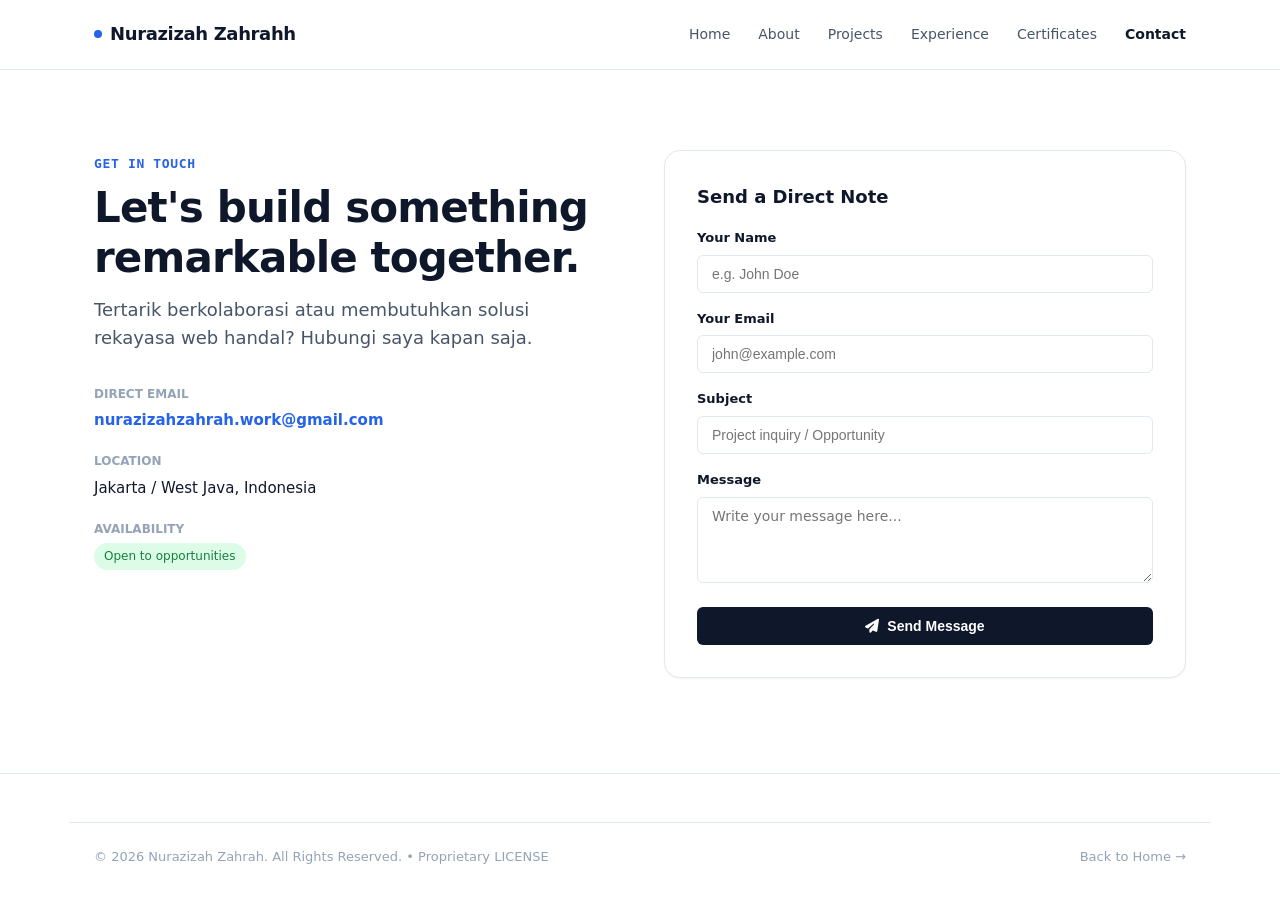
<file: contact.html>
<!DOCTYPE html><html lang="en"><head><meta charset="UTF-8"><meta name="viewport" content="width=device-width, initial-scale=1.0"><title>Contact — Nurazizah Zahrah</title><link rel="icon" type="image/jpeg" href="assets/img/favicon.jpg"><link rel="stylesheet" href="https://cdnjs.cloudflare.com/ajax/libs/font-awesome/6.5.1/css/all.min.css"> <style id="portfolio-design-styles">:root{--bg-primary: #ffffff;--bg-secondary: #f8fafc;--bg-surface: #f1f5f9;--border-color: #e2e8f0;--text-primary: #0f172a;--text-secondary: #475569;--text-muted: #94a3b8;--brand-primary: #0f172a;--brand-accent: #2563eb;--font-sans: system-ui, -apple-system, BlinkMacSystemFont, "Segoe UI", Roboto, "Helvetica Neue", Arial, sans-serif;--font-mono: ui-monospace, SFMono-Regular, Menlo, Monaco, Consolas, monospace;--radius-sm: 6px;--radius-md: 10px;--radius-lg: 16px;--shadow-sm: 0 1px 2px 0 rgb(0 0 0 / .05);--shadow-md: 0 4px 6px -1px rgb(0 0 0 / .1), 0 2px 4px -2px rgb(0 0 0 / .1);--shadow-lg: 0 10px 15px -3px rgb(0 0 0 / .1), 0 4px 6px -4px rgb(0 0 0 / .1);--container-max: 1140px;--header-height: 70px}*{margin:0;padding:0;box-sizing:border-box}html{font-family:var(--font-sans);color:var(--text-primary);background-color:var(--bg-primary);line-height:1.6;scroll-behavior:smooth}body{min-height:100vh;display:flex;flex-direction:column}a{color:inherit;text-decoration:none}img{max-width:100%;height:auto;display:block}ul{list-style:none}.container{width:100%;max-width:var(--container-max);margin-left:auto;margin-right:auto;padding-left:24px;padding-right:24px}.section{padding-top:80px;padding-bottom:80px}.section-alt{background-color:var(--bg-secondary);border-top:1px solid var(--border-color);border-bottom:1px solid var(--border-color)}.section-head{margin-bottom:48px}.section-eyebrow{display:inline-block;font-family:var(--font-mono);font-size:13px;font-weight:600;color:var(--brand-accent);text-transform:uppercase;letter-spacing:.05em;margin-bottom:8px}.section-title{font-size:clamp(28px,4vw,42px);font-weight:700;line-height:1.2;letter-spacing:-.02em;color:var(--text-primary);margin-bottom:12px}.section-lead{font-size:18px;color:var(--text-secondary);max-width:640px}.site-header{position:sticky;top:0;z-index:50;background-color:#fffffff2;backdrop-filter:blur(8px);border-bottom:1px solid var(--border-color);height:var(--header-height);display:flex;align-items:center}.header-inner{display:flex;align-items:center;justify-content:space-between}.brand-logo{font-size:18px;font-weight:700;letter-spacing:-.02em;display:flex;align-items:center;gap:8px}.brand-dot{width:8px;height:8px;background-color:var(--brand-accent);border-radius:50%;display:inline-block}.nav-menu{display:flex;align-items:center;gap:28px}.nav-link{font-size:14px;font-weight:500;color:var(--text-secondary);transition:color .2s ease}.nav-link:hover,.nav-link.active{color:var(--brand-primary);font-weight:600}.menu-toggle{display:none;background:none;border:1px solid var(--border-color);padding:8px 12px;border-radius:var(--radius-sm);cursor:pointer}.site-footer{margin-top:auto;background-color:var(--bg-primary);border-top:1px solid var(--border-color);padding:48px 0 32px;font-size:14px;color:var(--text-secondary)}.footer-grid{display:grid;grid-template-columns:2fr 1fr 1fr;gap:40px;margin-bottom:40px}.footer-brand p{margin-top:8px;max-width:360px;font-size:14px;color:var(--text-muted)}.footer-nav h4{font-size:14px;font-weight:600;color:var(--text-primary);margin-bottom:16px}.footer-nav ul li{margin-bottom:8px}.footer-bottom{display:flex;justify-content:space-between;align-items:center;padding-top:24px;border-top:1px solid var(--border-color);font-size:13px;color:var(--text-muted)}.btn{display:inline-flex;align-items:center;justify-content:center;gap:8px;padding:10px 20px;font-size:14px;font-weight:600;border-radius:var(--radius-sm);cursor:pointer;transition:all .2s ease;border:1px solid transparent}.btn-solid{background-color:var(--brand-primary);color:#fff}.btn-solid:hover{background-color:#1e293b}.btn-outline{background-color:transparent;color:var(--text-primary);border-color:var(--border-color)}.btn-outline:hover{background-color:var(--bg-secondary);border-color:var(--text-secondary)}.btn-ghost{background-color:transparent;color:var(--text-secondary)}.btn-ghost:hover{color:var(--text-primary);background-color:var(--bg-secondary)}.btn-sm{padding:6px 12px;font-size:12px}.btn-text{padding:0;background:none;border:none;color:var(--brand-accent);font-weight:600}.btn-text:hover{text-decoration:underline}.badge{display:inline-flex;align-items:center;padding:4px 10px;font-size:12px;font-weight:500;border-radius:9999px;background-color:#e2e8f0;color:#334155}.badge-light{background-color:#f1f5f9;color:#64748b;border:1px solid #e2e8f0}.badge-success{background-color:#dcfce7;color:#15803d}.projects-grid{display:grid;grid-template-columns:repeat(auto-fill,minmax(280px,1fr));gap:32px}.project-card{background-color:#fff;border:1px solid var(--border-color);border-radius:var(--radius-md);overflow:hidden;transition:transform .2s ease,box-shadow .2s ease;display:flex;flex-direction:column}.project-card:hover{transform:translateY(-4px);box-shadow:var(--shadow-md)}.project-media{position:relative;aspect-ratio:16 / 9;overflow:hidden;background-color:var(--bg-surface)}.project-media img{width:100%;height:100%;object-fit:cover;transition:transform .3s ease}.project-card:hover .project-media img{transform:scale(1.03)}.project-overlay{position:absolute;inset:0;background:#0f172a66;display:flex;align-items:center;justify-content:center;opacity:0;transition:opacity .2s ease}.project-card:hover .project-overlay{opacity:1}.project-content{padding:24px;display:flex;flex-direction:column;flex-grow:1}.project-meta{display:flex;justify-content:space-between;align-items:center;margin-bottom:8px;font-size:12px;color:var(--text-muted)}.project-category{font-weight:600;color:var(--brand-accent);text-transform:uppercase;letter-spacing:.05em}.project-title{font-size:18px;font-weight:700;color:var(--text-primary);margin-bottom:8px;line-height:1.3}.project-subtitle{display:block;font-size:13px;font-weight:400;color:var(--text-secondary)}.project-desc{font-size:14px;color:var(--text-secondary);margin-bottom:16px;flex-grow:1}.tech-tags{display:flex;flex-wrap:wrap;gap:6px;margin-bottom:20px}.tag{font-family:var(--font-mono);font-size:11px;padding:3px 8px;border-radius:var(--radius-sm);background-color:var(--bg-surface);color:var(--text-secondary)}.project-actions{display:flex;align-items:center;gap:12px;border-top:1px solid var(--border-color);padding-top:16px}.skill-grid{display:grid;grid-template-columns:repeat(auto-fill,minmax(260px,1fr));gap:24px}.skill-category-card{background-color:#fff;border:1px solid var(--border-color);border-radius:var(--radius-md);padding:24px}.skill-category-title{font-size:15px;font-weight:700;margin-bottom:16px;color:var(--text-primary);border-bottom:2px solid var(--bg-surface);padding-bottom:8px}.skill-pill-wrap{display:flex;flex-wrap:wrap;gap:8px}.skill-pill{display:inline-flex;align-items:center;gap:6px;padding:6px 12px;background-color:var(--bg-surface);border-radius:var(--radius-sm);font-size:13px;font-weight:500;color:var(--text-primary)}.skill-level{font-size:10px;color:var(--text-muted);text-transform:uppercase}.timeline{position:relative;border-left:2px solid var(--border-color);padding-left:32px;margin-left:8px}.timeline-item{position:relative;margin-bottom:40px}.timeline-item:last-child{margin-bottom:0}.timeline-marker{position:absolute;left:-40px;top:4px;width:14px;height:14px;border-radius:50%;background-color:#fff;border:3px solid var(--brand-accent)}.timeline-header{display:flex;justify-content:space-between;align-items:flex-start;margin-bottom:8px}.role-title{font-size:18px;font-weight:700;color:var(--text-primary)}.company-name{font-size:14px;font-weight:500;color:var(--text-secondary);display:flex;align-items:center;gap:8px;margin-top:2px}.timeline-date{font-family:var(--font-mono);font-size:12px;color:var(--text-muted)}.timeline-desc{font-size:14px;color:var(--text-secondary);margin-bottom:12px}.responsibility-list{list-style:disc;padding-left:20px;font-size:13px;color:var(--text-secondary);margin-bottom:16px}.responsibility-list li{margin-bottom:6px}.modal-backdrop{position:fixed;inset:0;background:#0f172a99;backdrop-filter:blur(4px);z-index:100;display:none;align-items:center;justify-content:center;padding:24px}.modal-backdrop.is-open{display:flex}.modal-dialog{background:#fff;width:100%;max-width:680px;max-height:90vh;border-radius:var(--radius-lg);overflow-y:auto;box-shadow:var(--shadow-lg);padding:32px}.modal-header{display:flex;justify-content:space-between;align-items:flex-start;margin-bottom:20px}.modal-close{background:none;border:none;font-size:28px;cursor:pointer;color:var(--text-muted)}.modal-media img{width:100%;border-radius:var(--radius-md);margin-bottom:24px}.modal-meta-grid{display:grid;grid-template-columns:repeat(3,1fr);gap:16px;padding:16px;background:var(--bg-surface);border-radius:var(--radius-sm);font-size:13px;margin-bottom:24px}.modal-section{margin-bottom:20px}.modal-section h4{font-size:14px;font-weight:700;margin-bottom:8px}.feature-list{list-style:disc;padding-left:20px;font-size:14px;color:var(--text-secondary)}.modal-footer{display:flex;gap:12px;margin-top:24px;padding-top:16px;border-top:1px solid var(--border-color)}html,body{overflow-x:hidden}.hero-grid{display:grid;grid-template-columns:1.2fr .8fr;gap:48px;align-items:center}.hero-avatar-card{position:relative;border-radius:var(--radius-lg);overflow:hidden;border:1px solid var(--border-color);box-shadow:var(--shadow-md)}.hero-avatar-img{width:100%;height:420px;object-fit:cover}.hero-meta-row{margin-top:32px;display:flex;flex-wrap:wrap;gap:12px 24px;font-size:13px;color:var(--text-muted);font-family:var(--font-mono)}.section-head-split{display:flex;justify-content:space-between;align-items:flex-end;flex-wrap:wrap;gap:16px}.two-col-grid{display:grid;grid-template-columns:1fr 1fr;gap:48px;align-items:start}.cards-auto-grid{display:grid;grid-template-columns:repeat(auto-fill,minmax(280px,1fr));gap:24px}.contact-card{background:#fff;border:1px solid var(--border-color);border-radius:var(--radius-lg);padding:32px;box-shadow:var(--shadow-sm)}@media(max-width:900px){.footer-grid{grid-template-columns:1fr 1fr}.hero-grid,.two-col-grid{gap:32px}}@media(max-width:768px){:root{--header-height: 60px}.container{padding-left:18px;padding-right:18px}.menu-toggle{display:block}.nav-menu{position:fixed;top:var(--header-height);left:0;right:0;background:#fff;flex-direction:column;padding:24px;border-bottom:1px solid var(--border-color);box-shadow:var(--shadow-md);transform:translateY(-120%);opacity:0;pointer-events:none;transition:transform .3s ease,opacity .2s ease;z-index:45}.nav-menu.is-active{transform:translateY(0);opacity:1;pointer-events:auto}.section{padding-top:44px;padding-bottom:44px}.section-head{margin-bottom:28px}.hero-grid,.two-col-grid{grid-template-columns:1fr;gap:28px}.hero-avatar-img{height:300px}.contact-card{padding:20px}.projects-grid,.skill-grid,.cards-auto-grid{grid-template-columns:1fr}.footer-grid{grid-template-columns:1fr;gap:32px}.footer-bottom{flex-direction:column;gap:12px;text-align:center}.timeline{padding-left:22px;margin-left:4px}.timeline-marker{left:-30px}.timeline-header{flex-direction:column;gap:4px}.modal-backdrop{padding:12px}.modal-dialog{padding:20px}.modal-meta-grid{grid-template-columns:1fr}}</style> <link rel="stylesheet" href="cms-integration/cms-integration.css"></head><body><header class="site-header"><div class="container header-inner"><a href="index.html" class="brand-logo"><span class="brand-dot"></span><span data-profile-name>Nurazizah Zahrah</span></a><button class="menu-toggle" data-menu-toggle aria-label="Toggle Menu"><i class="fa-solid fa-bars"></i></button><nav class="nav-menu" data-nav-menu><a href="index.html" class="nav-link">Home</a><a href="about.html" class="nav-link">About</a><a href="projects.html" class="nav-link">Projects</a><a href="experience.html" class="nav-link">Experience</a><a href="certificates.html" class="nav-link">Certificates</a><a href="contact.html" class="nav-link active">Contact</a></nav></div></header><section class="section"><div class="container"><div class="two-col-grid"><div><span class="section-eyebrow">Get in Touch</span><h1 class="section-title" data-contact-heading>Let's build something that matters</h1><p class="section-lead" data-contact-lead style="margin-bottom: 32px;"> Whether you have an engineering role, a software collaboration, or want to say hello, feel free to drop a message. </p><div style="display: flex; flex-direction: column; gap: 20px; font-size: 15px;"><div><strong style="display: block; font-size: 12px; text-transform: uppercase; color: var(--text-muted); margin-bottom: 4px;">Direct Email</strong><a href="mailto:nurazizahzahrah.work@gmail.com" data-contact-email style="font-weight: 600; color: var(--brand-accent);">nurazizahzahrah.work@gmail.com</a></div><div><strong style="display: block; font-size: 12px; text-transform: uppercase; color: var(--text-muted); margin-bottom: 4px;">Location</strong><span data-contact-location>Jakarta / West Java, Indonesia</span></div><div><strong style="display: block; font-size: 12px; text-transform: uppercase; color: var(--text-muted); margin-bottom: 4px;">Availability</strong><span class="badge badge-success" data-profile-status>Open to opportunities</span></div></div></div><div><div class="contact-card"><h3 style="font-size: 18px; margin-bottom: 16px; font-weight: 700;">Send a Direct Note</h3><div id="form-feedback"></div><form id="contact-form" style="display: flex; flex-direction: column; gap: 16px;"><div><label style="display: block; font-size: 13px; font-weight: 600; margin-bottom: 6px;">Your Name</label><input type="text" required placeholder="e.g. John Doe" style="width: 100%; padding: 10px 14px; border: 1px solid var(--border-color); border-radius: var(--radius-sm); font-size: 14px;"></div><div><label style="display: block; font-size: 13px; font-weight: 600; margin-bottom: 6px;">Your Email</label><input type="email" required placeholder="john@example.com" style="width: 100%; padding: 10px 14px; border: 1px solid var(--border-color); border-radius: var(--radius-sm); font-size: 14px;"></div><div><label style="display: block; font-size: 13px; font-weight: 600; margin-bottom: 6px;">Subject</label><input type="text" required placeholder="Project inquiry / Opportunity" style="width: 100%; padding: 10px 14px; border: 1px solid var(--border-color); border-radius: var(--radius-sm); font-size: 14px;"></div><div><label style="display: block; font-size: 13px; font-weight: 600; margin-bottom: 6px;">Message</label><textarea rows="4" required placeholder="Write your message here..." style="width: 100%; padding: 10px 14px; border: 1px solid var(--border-color); border-radius: var(--radius-sm); font-size: 14px; font-family: inherit;"></textarea></div><button type="submit" class="btn btn-solid"><i class="fa-solid fa-paper-plane"></i> Send Message</button></form></div></div></div></div></section><footer class="site-footer"><div class="container footer-bottom"><p>&copy; 2026 Nurazizah Zahrah. All Rights Reserved. &bull; <a href="site-config/LICENSE">Proprietary LICENSE</a></p><a href="index.html">Back to Home &rarr;</a></div></footer><script src="cms-integration/config.js"></script><script src="cms-integration/data-service.js"></script><script src="cms-integration/cms-bindings.js"></script><script src="cms-integration/cms-validator.js"></script><script src="cms-integration/cms-renderer.js"></script><script src="cms-integration/cms-bridge.js"></script> <script id="portfolio-ui-scripts">(function(){"use strict";function c(){function e(){const t=new Date,n=t.toLocaleTimeString("en-US",{hour12:!1,timeZone:"Asia/Jakarta"})+" WIB",s=t.toLocaleDateString("en-US",{weekday:"short",month:"short",day:"numeric",year:"numeric"});document.querySelectorAll("[data-clock-time]").forEach(function(o){o.textContent=n}),document.querySelectorAll("[data-clock-date]").forEach(function(o){o.textContent=s})}document.querySelector("[data-clock-time], [data-clock-date]")&&(e(),setInterval(e,1e3))}function i(){const e=document.querySelector("[data-menu-toggle]"),t=document.querySelector("[data-nav-menu]");!e||!t||(e.addEventListener("click",function(){const n=t.classList.toggle("is-active");e.classList.toggle("is-open",n),e.setAttribute("aria-expanded",n?"true":"false")}),t.querySelectorAll("a").forEach(function(n){n.addEventListener("click",function(){t.classList.remove("is-active"),e.classList.remove("is-open"),e.setAttribute("aria-expanded","false")})}))}function a(){const e=document.getElementById("contact-form");e&&e.addEventListener("submit",function(t){t.preventDefault();const n=document.getElementById("form-feedback");n&&(n.innerHTML='<div class="alert alert-success">Thank you! Your message has been received. I will respond to your email shortly.</div>'),e.reset()})}function r(){document.addEventListener("keydown",function(e){e.key==="Escape"&&window.ProjectRenderer&&typeof window.ProjectRenderer.closeModal=="function"&&window.ProjectRenderer.closeModal()})}document.addEventListener("DOMContentLoaded",function(){c(),i(),a(),r()})})();</script> <script src="assets/js/site-shield.js"></script></body></html>
</file>
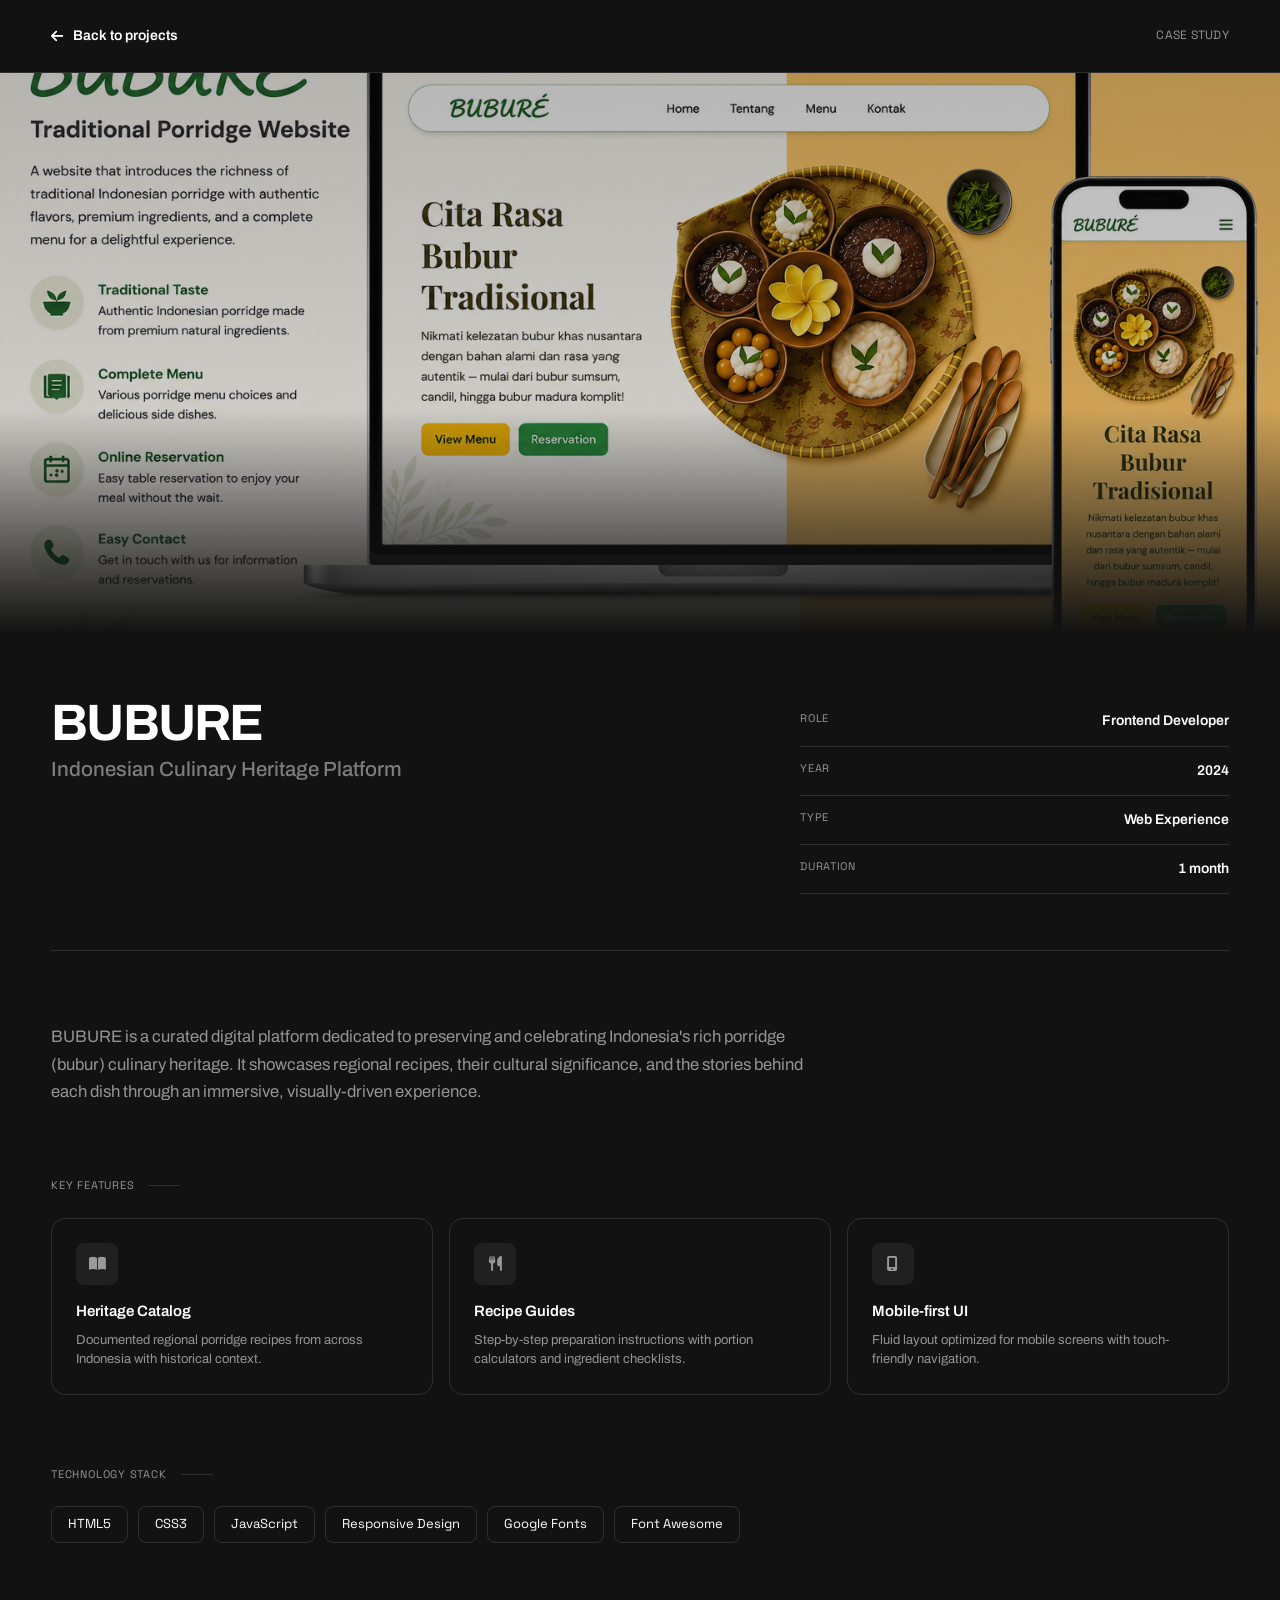
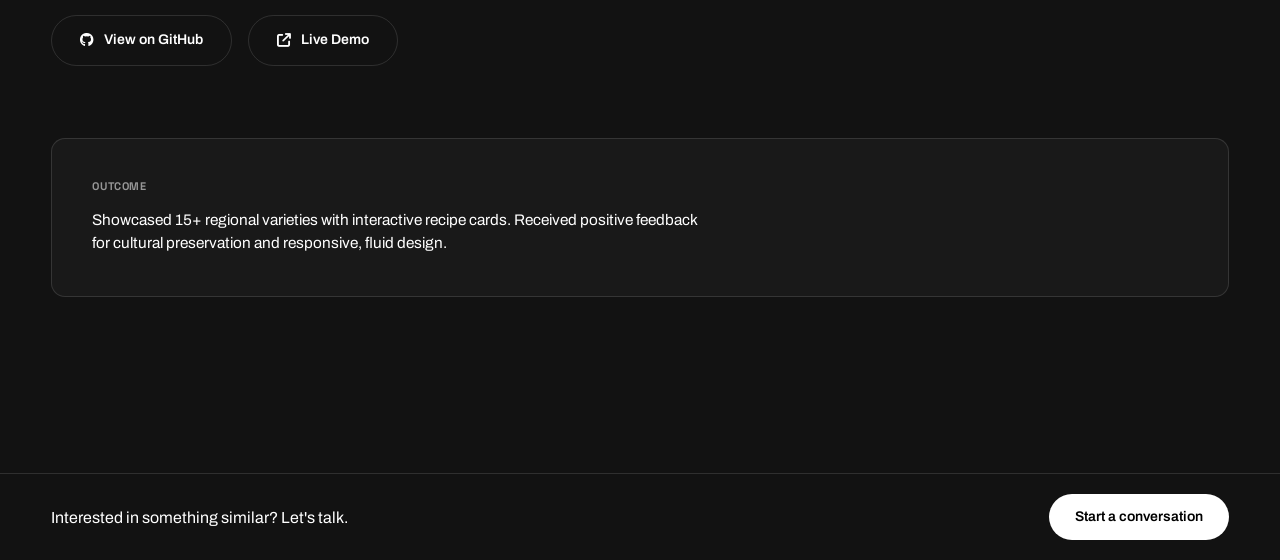
<file: detail_bubure.html>
<html lang="en">
<head>
  <meta charset="utf-8" />
  <meta name="viewport" content="width=device-width,initial-scale=1" />
  <title>BUBURE â€” Case Study | Nurazizah Zahrah</title>
  <link rel="icon" type="image/png" href="asset/img/favicon.jpg" />
  <link rel="preconnect" href="https://fonts.googleapis.com" />
  <link rel="preconnect" href="https://fonts.gstatic.com" crossorigin />
  <link href="https://fonts.googleapis.com/css2?family=Archivo:wght@400;500;600;700&family=Space+Grotesk:wght@400;500;700&display=swap" rel="stylesheet" />
  <link rel="stylesheet" href="https://cdnjs.cloudflare.com/ajax/libs/font-awesome/6.5.1/css/all.min.css" />
  <style>
    :root {
      --dark: #0a0a0a;
      --dark-2: #121212;
      --dark-line: rgba(255, 255, 255, 0.12);
      --dark-soft: rgba(255, 255, 255, 0.55);
      --r-md: 14px;
      --r-sm: 8px;
      --pad: clamp(20px, 4vw, 64px);
      --font: 'Archivo', 'Helvetica Neue', Arial, sans-serif;
      --mono: 'Space Grotesk', ui-monospace, monospace;
      --ease: cubic-bezier(.22, 1, .36, 1);
    }
    * { margin:0; padding:0; box-sizing:border-box; }
    body { background:var(--dark-2); color:#fff; font-family:var(--font); font-size:16px; line-height:1.45; -webkit-font-smoothing:antialiased; }
    img { display:block; width:100%; height:100%; object-fit:cover; }
    a { color:inherit; text-decoration:none; }
    ul { list-style:none; }
    .mono { font-family:var(--mono); font-size:12px; letter-spacing:.02em; color:var(--dark-soft); }
    .d-bar { position:sticky; top:0; z-index:10; display:flex; align-items:center; justify-content:space-between; padding:18px var(--pad); border-bottom:1px solid var(--dark-line); background:var(--dark-2); }
    .d-bar__back { display:inline-flex; align-items:center; gap:10px; font-size:14px; font-weight:600; color:#fff; padding:8px 0; transition:transform .4s var(--ease), opacity .4s var(--ease); }
    .d-bar__back:hover { transform:translateX(-6px); opacity:.7; }
    .d-hero { position:relative; width:100%; height:clamp(280px, 50vw, 560px); overflow:hidden; }
    .d-hero img { width:100%; height:100%; object-fit:cover; }
    .d-hero__veil { position:absolute; inset:0; background:linear-gradient(0deg, var(--dark-2) 0%, rgba(18,18,18,.2) 40%, rgba(18,18,18,.3) 100%); }
    .d-content { padding:clamp(32px, 5vw, 64px) var(--pad) clamp(64px, 10vw, 120px); }
    .d-top { display:grid; grid-template-columns:1.6fr 1fr; gap:clamp(32px, 5vw, 80px); margin-bottom:clamp(40px, 6vw, 72px); padding-bottom:clamp(32px, 5vw, 56px); border-bottom:1px solid var(--dark-line); }
    .d-title { font-size:clamp(28px, 4vw, 52px); line-height:1.05; letter-spacing:-.035em; font-weight:700; }
    .d-title small { display:block; font-size:.4em; font-weight:500; opacity:.45; letter-spacing:0; margin-top:8px; }
    .d-meta { display:grid; gap:0; align-content:start; }
    .d-meta .mr { display:flex; justify-content:space-between; padding:14px 0; border-bottom:1px solid var(--dark-line); font-size:14px; }
    .d-meta .mr span:first-child { font-family:var(--mono); color:var(--dark-soft); font-size:11px; text-transform:uppercase; letter-spacing:.06em; }
    .d-meta .mr span:last-child { font-weight:600; }
    .d-desc { font-size:clamp(16px, 1.3vw, 19px); line-height:1.65; color:var(--dark-soft); max-width:76ch; margin-bottom:clamp(40px, 6vw, 72px); }
    .d-sh { display:flex; align-items:center; gap:14px; margin-bottom:24px; }
    .d-sh span { font-family:var(--mono); font-size:11px; color:var(--dark-soft); text-transform:uppercase; letter-spacing:.07em; }
    .d-sh i { width:32px; height:1px; background:var(--dark-line); display:block; }
    .d-features { display:grid; grid-template-columns:repeat(auto-fit, minmax(260px, 1fr)); gap:16px; margin-bottom:clamp(40px, 6vw, 72px); }
    .d-feat { padding:24px; border:1px solid var(--dark-line); border-radius:var(--r-md); transition:background .4s var(--ease); }
    .d-feat:hover { background:rgba(255, 255, 255, .04); }
    .d-feat__icon { width:42px; height:42px; border-radius:var(--r-sm); background:rgba(255,255,255,.06); display:grid; place-items:center; margin-bottom:16px; font-size:15px; color:var(--dark-soft); }
    .d-feat h4 { font-size:15px; font-weight:600; margin-bottom:8px; }
    .d-feat p { font-size:13px; color:var(--dark-soft); line-height:1.5; }
    .d-tech { margin-bottom:clamp(40px, 6vw, 72px); }
    .d-tech .tags { display:flex; flex-wrap:wrap; gap:10px; }
    .d-tech .tags li { font-size:13px; font-family:var(--mono); padding:8px 16px; border-radius:var(--r-sm); border:1px solid var(--dark-line); }
    .d-links { display:flex; align-items:center; gap:16px; margin-bottom:clamp(40px, 6vw, 72px); flex-wrap:wrap; }
    .d-links a { display:inline-flex; align-items:center; gap:10px; padding:14px 28px; border:1px solid var(--dark-line); border-radius:999px; font-size:14px; font-weight:600; color:#fff; }
    .d-links a:hover { background:rgba(255, 255, 255, .08); }
    .d-outcome { padding:clamp(24px, 3.5vw, 40px); background:rgba(255, 255, 255, .03); border:1px solid var(--dark-line); border-radius:var(--r-md); margin-bottom:clamp(32px, 5vw, 56px); }
    .d-outcome h4 { font-family:var(--mono); font-size:11px; text-transform:uppercase; letter-spacing:.06em; color:var(--dark-soft); margin-bottom:14px; }
    .d-outcome p { font-size:clamp(15px, 1.2vw, 17px); line-height:1.55; max-width:68ch; }
    .d-footer { display:flex; align-items:center; justify-content:space-between; padding:20px var(--pad); border-top:1px solid var(--dark-line); }
    .btn--solid { background:#fff; color:#000; border-radius:999px; padding:13px 26px; font-size:14px; font-weight:600; display:inline-block; }
  </style>
</head>
<body>
  <div class="d-bar">
    <a class="d-bar__back" href="index.html#work">
      <i class="fa-solid fa-arrow-left"></i>
      <span>Back to projects</span>
    </a>
    <span class="mono">CASE STUDY</span>
  </div>
  <div class="d-hero">
    <img src="asset/img/project/Bubure.png" alt="BUBURE" />
    <span class="d-hero__veil"></span>
  </div>
  <div class="d-content">
    <div class="d-top">
      <h1 class="d-title">BUBURE<small>Indonesian Culinary Heritage Platform</small></h1>
      <div class="d-meta">
        <div class="mr"><span>Role</span><span>Frontend Developer</span></div>
        <div class="mr"><span>Year</span><span>2024</span></div>
        <div class="mr"><span>Type</span><span>Web Experience</span></div>
        <div class="mr"><span>Duration</span><span>1 month</span></div>
      </div>
    </div>
    <div class="d-desc">BUBURE is a curated digital platform dedicated to preserving and celebrating Indonesia's rich porridge (bubur) culinary heritage. It showcases regional recipes, their cultural significance, and the stories behind each dish through an immersive, visually-driven experience.</div>
    <div class="d-sh"><span>Key Features</span><i></i></div>
    <div class="d-features">

      <div class="d-feat">
        <div class="d-feat__icon"><i class="fa-solid fa-book-open"></i></div>
        <h4>Heritage Catalog</h4>
        <p>Documented regional porridge recipes from across Indonesia with historical context.</p>
      </div>

      <div class="d-feat">
        <div class="d-feat__icon"><i class="fa-solid fa-utensils"></i></div>
        <h4>Recipe Guides</h4>
        <p>Step-by-step preparation instructions with portion calculators and ingredient checklists.</p>
      </div>

      <div class="d-feat">
        <div class="d-feat__icon"><i class="fa-solid fa-mobile-screen"></i></div>
        <h4>Mobile-first UI</h4>
        <p>Fluid layout optimized for mobile screens with touch-friendly navigation.</p>
      </div>

    </div>
    <div class="d-sh"><span>Technology Stack</span><i></i></div>
    <div class="d-tech">
      <ul class="tags"><li>HTML5</li><li>CSS3</li><li>JavaScript</li><li>Responsive Design</li><li>Google Fonts</li><li>Font Awesome</li></ul>
    </div>
    <div class="d-links">
      <a href="https://github.com/gimanna415/bubure" target="_blank" rel="noopener"><i class="fa-brands fa-github"></i> View on GitHub</a>
      <a href="https://gimanna415.github.io/bubure/" target="_blank" rel="noopener"><i class="fa-solid fa-arrow-up-right-from-square"></i> Live Demo</a>
    </div>
    <div class="d-outcome">
      <h4>Outcome</h4>
      <p>Showcased 15+ regional varieties with interactive recipe cards. Received positive feedback for cultural preservation and responsive, fluid design.</p>
    </div>
  </div>
  <div class="d-footer">
    <p>Interested in something similar? Let's talk.</p>
    <a class="btn--solid" href="index.html#contact">Start a conversation</a>
  </div>
</body>
</file>
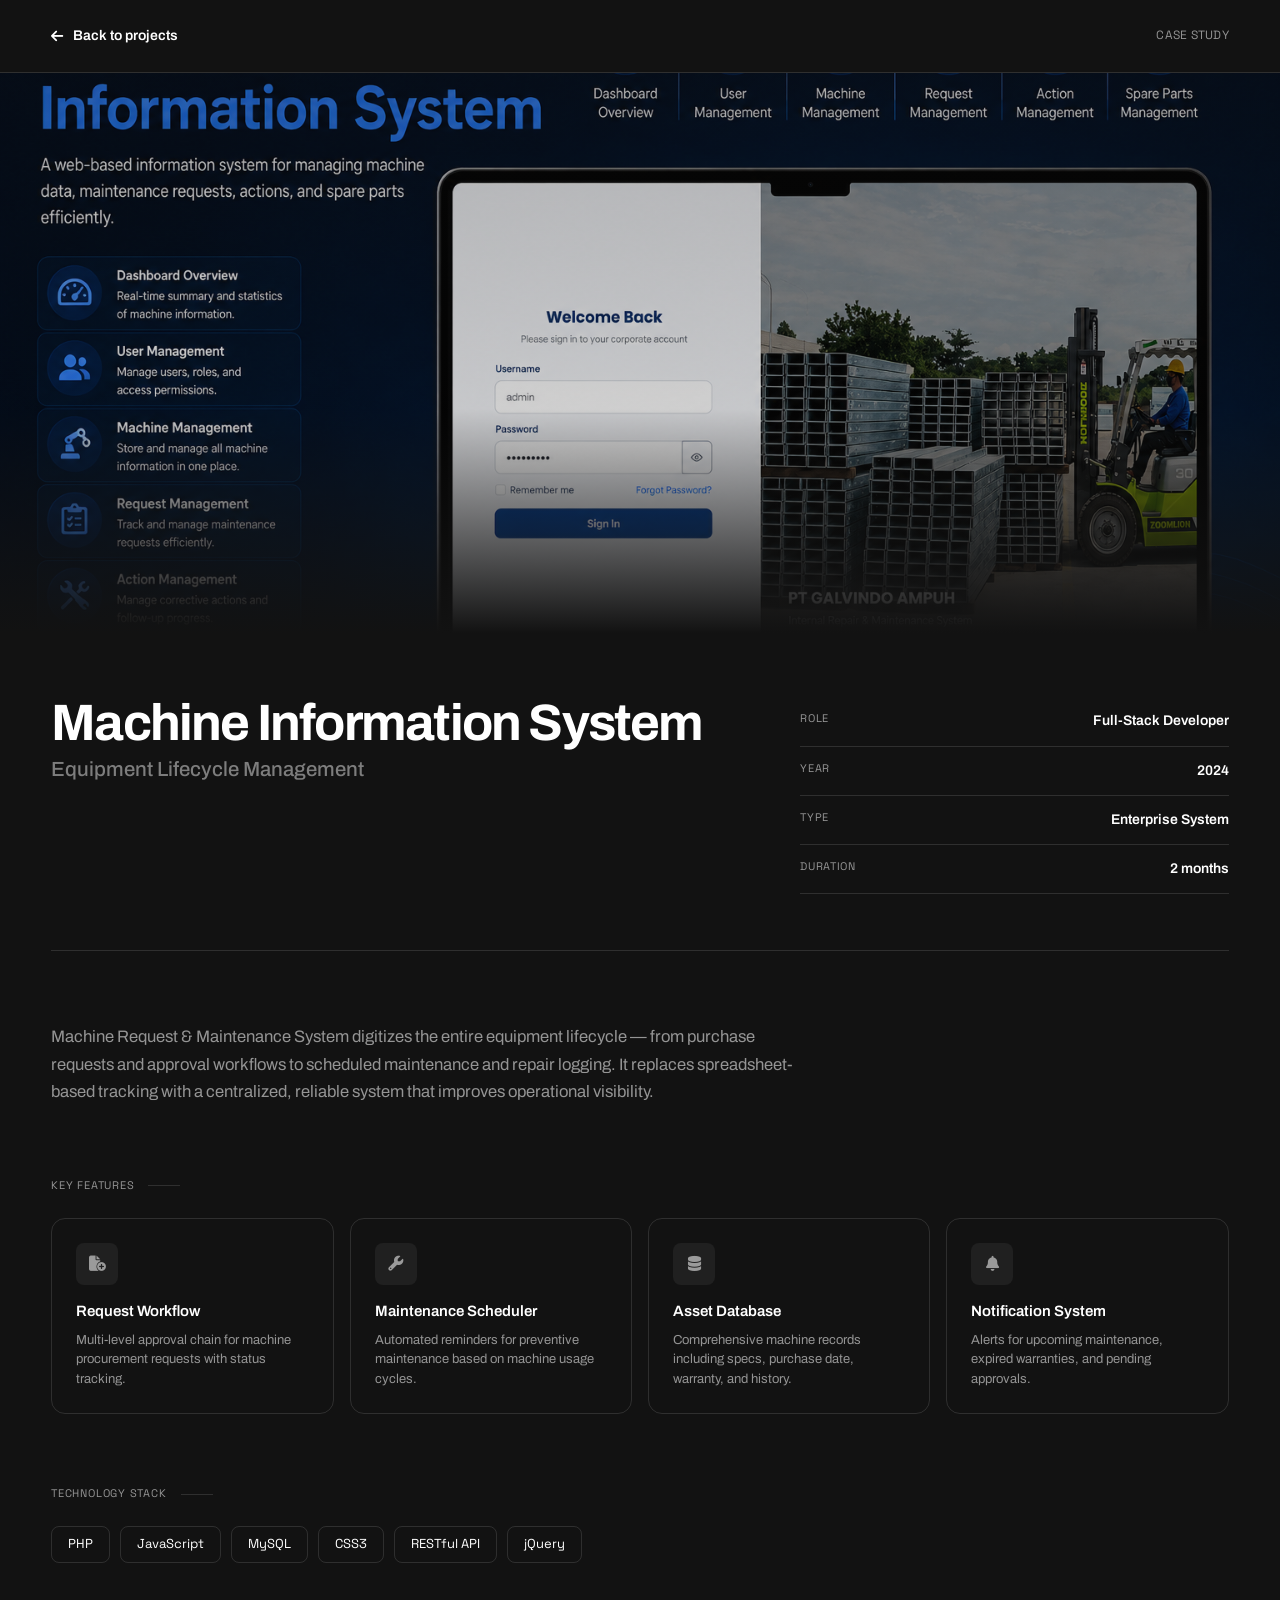
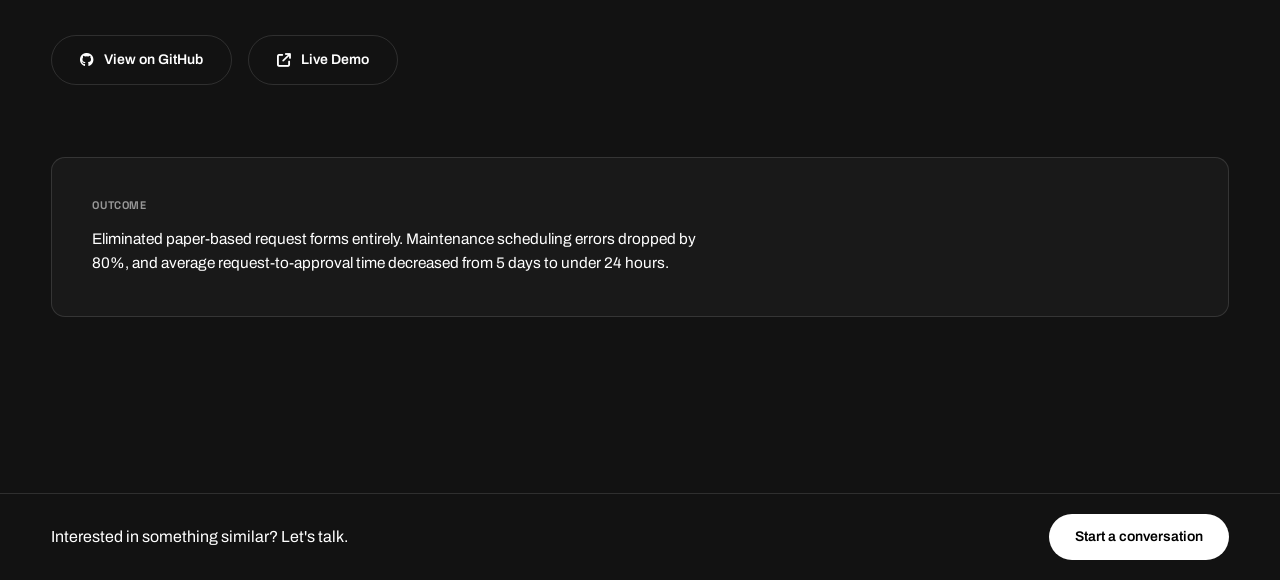
<file: detail_machine-info.html>
<html lang="en">
<head>
  <meta charset="utf-8" />
  <meta name="viewport" content="width=device-width,initial-scale=1" />
  <title>Machine Information System â€” Case Study | Nurazizah Zahrah</title>
  <link rel="icon" type="image/png" href="asset/img/favicon.jpg" />
  <link rel="preconnect" href="https://fonts.googleapis.com" />
  <link rel="preconnect" href="https://fonts.gstatic.com" crossorigin />
  <link href="https://fonts.googleapis.com/css2?family=Archivo:wght@400;500;600;700&family=Space+Grotesk:wght@400;500;700&display=swap" rel="stylesheet" />
  <link rel="stylesheet" href="https://cdnjs.cloudflare.com/ajax/libs/font-awesome/6.5.1/css/all.min.css" />
  <style>
    :root {
      --dark: #0a0a0a;
      --dark-2: #121212;
      --dark-line: rgba(255, 255, 255, 0.12);
      --dark-soft: rgba(255, 255, 255, 0.55);
      --r-md: 14px;
      --r-sm: 8px;
      --pad: clamp(20px, 4vw, 64px);
      --font: 'Archivo', 'Helvetica Neue', Arial, sans-serif;
      --mono: 'Space Grotesk', ui-monospace, monospace;
      --ease: cubic-bezier(.22, 1, .36, 1);
    }
    * { margin:0; padding:0; box-sizing:border-box; }
    body { background:var(--dark-2); color:#fff; font-family:var(--font); font-size:16px; line-height:1.45; -webkit-font-smoothing:antialiased; }
    img { display:block; width:100%; height:100%; object-fit:cover; }
    a { color:inherit; text-decoration:none; }
    ul { list-style:none; }
    .mono { font-family:var(--mono); font-size:12px; letter-spacing:.02em; color:var(--dark-soft); }
    .d-bar { position:sticky; top:0; z-index:10; display:flex; align-items:center; justify-content:space-between; padding:18px var(--pad); border-bottom:1px solid var(--dark-line); background:var(--dark-2); }
    .d-bar__back { display:inline-flex; align-items:center; gap:10px; font-size:14px; font-weight:600; color:#fff; padding:8px 0; transition:transform .4s var(--ease), opacity .4s var(--ease); }
    .d-bar__back:hover { transform:translateX(-6px); opacity:.7; }
    .d-hero { position:relative; width:100%; height:clamp(280px, 50vw, 560px); overflow:hidden; }
    .d-hero img { width:100%; height:100%; object-fit:cover; }
    .d-hero__veil { position:absolute; inset:0; background:linear-gradient(0deg, var(--dark-2) 0%, rgba(18,18,18,.2) 40%, rgba(18,18,18,.3) 100%); }
    .d-content { padding:clamp(32px, 5vw, 64px) var(--pad) clamp(64px, 10vw, 120px); }
    .d-top { display:grid; grid-template-columns:1.6fr 1fr; gap:clamp(32px, 5vw, 80px); margin-bottom:clamp(40px, 6vw, 72px); padding-bottom:clamp(32px, 5vw, 56px); border-bottom:1px solid var(--dark-line); }
    .d-title { font-size:clamp(28px, 4vw, 52px); line-height:1.05; letter-spacing:-.035em; font-weight:700; }
    .d-title small { display:block; font-size:.4em; font-weight:500; opacity:.45; letter-spacing:0; margin-top:8px; }
    .d-meta { display:grid; gap:0; align-content:start; }
    .d-meta .mr { display:flex; justify-content:space-between; padding:14px 0; border-bottom:1px solid var(--dark-line); font-size:14px; }
    .d-meta .mr span:first-child { font-family:var(--mono); color:var(--dark-soft); font-size:11px; text-transform:uppercase; letter-spacing:.06em; }
    .d-meta .mr span:last-child { font-weight:600; }
    .d-desc { font-size:clamp(16px, 1.3vw, 19px); line-height:1.65; color:var(--dark-soft); max-width:76ch; margin-bottom:clamp(40px, 6vw, 72px); }
    .d-sh { display:flex; align-items:center; gap:14px; margin-bottom:24px; }
    .d-sh span { font-family:var(--mono); font-size:11px; color:var(--dark-soft); text-transform:uppercase; letter-spacing:.07em; }
    .d-sh i { width:32px; height:1px; background:var(--dark-line); display:block; }
    .d-features { display:grid; grid-template-columns:repeat(auto-fit, minmax(260px, 1fr)); gap:16px; margin-bottom:clamp(40px, 6vw, 72px); }
    .d-feat { padding:24px; border:1px solid var(--dark-line); border-radius:var(--r-md); transition:background .4s var(--ease); }
    .d-feat:hover { background:rgba(255, 255, 255, .04); }
    .d-feat__icon { width:42px; height:42px; border-radius:var(--r-sm); background:rgba(255,255,255,.06); display:grid; place-items:center; margin-bottom:16px; font-size:15px; color:var(--dark-soft); }
    .d-feat h4 { font-size:15px; font-weight:600; margin-bottom:8px; }
    .d-feat p { font-size:13px; color:var(--dark-soft); line-height:1.5; }
    .d-tech { margin-bottom:clamp(40px, 6vw, 72px); }
    .d-tech .tags { display:flex; flex-wrap:wrap; gap:10px; }
    .d-tech .tags li { font-size:13px; font-family:var(--mono); padding:8px 16px; border-radius:var(--r-sm); border:1px solid var(--dark-line); }
    .d-links { display:flex; align-items:center; gap:16px; margin-bottom:clamp(40px, 6vw, 72px); flex-wrap:wrap; }
    .d-links a { display:inline-flex; align-items:center; gap:10px; padding:14px 28px; border:1px solid var(--dark-line); border-radius:999px; font-size:14px; font-weight:600; color:#fff; }
    .d-links a:hover { background:rgba(255, 255, 255, .08); }
    .d-outcome { padding:clamp(24px, 3.5vw, 40px); background:rgba(255, 255, 255, .03); border:1px solid var(--dark-line); border-radius:var(--r-md); margin-bottom:clamp(32px, 5vw, 56px); }
    .d-outcome h4 { font-family:var(--mono); font-size:11px; text-transform:uppercase; letter-spacing:.06em; color:var(--dark-soft); margin-bottom:14px; }
    .d-outcome p { font-size:clamp(15px, 1.2vw, 17px); line-height:1.55; max-width:68ch; }
    .d-footer { display:flex; align-items:center; justify-content:space-between; padding:20px var(--pad); border-top:1px solid var(--dark-line); }
    .btn--solid { background:#fff; color:#000; border-radius:999px; padding:13px 26px; font-size:14px; font-weight:600; display:inline-block; }
  </style>
</head>
<body>
  <div class="d-bar">
    <a class="d-bar__back" href="index.html#work">
      <i class="fa-solid fa-arrow-left"></i>
      <span>Back to projects</span>
    </a>
    <span class="mono">CASE STUDY</span>
  </div>
  <div class="d-hero">
    <img src="asset/img/project/Machine_Information_System.png" alt="Machine Information System" />
    <span class="d-hero__veil"></span>
  </div>
  <div class="d-content">
    <div class="d-top">
      <h1 class="d-title">Machine Information System<small>Equipment Lifecycle Management</small></h1>
      <div class="d-meta">
        <div class="mr"><span>Role</span><span>Full-Stack Developer</span></div>
        <div class="mr"><span>Year</span><span>2024</span></div>
        <div class="mr"><span>Type</span><span>Enterprise System</span></div>
        <div class="mr"><span>Duration</span><span>2 months</span></div>
      </div>
    </div>
    <div class="d-desc">Machine Request & Maintenance System digitizes the entire equipment lifecycle — from purchase requests and approval workflows to scheduled maintenance and repair logging. It replaces spreadsheet-based tracking with a centralized, reliable system that improves operational visibility.</div>
    <div class="d-sh"><span>Key Features</span><i></i></div>
    <div class="d-features">

      <div class="d-feat">
        <div class="d-feat__icon"><i class="fa-solid fa-file-circle-plus"></i></div>
        <h4>Request Workflow</h4>
        <p>Multi-level approval chain for machine procurement requests with status tracking.</p>
      </div>

      <div class="d-feat">
        <div class="d-feat__icon"><i class="fa-solid fa-wrench"></i></div>
        <h4>Maintenance Scheduler</h4>
        <p>Automated reminders for preventive maintenance based on machine usage cycles.</p>
      </div>

      <div class="d-feat">
        <div class="d-feat__icon"><i class="fa-solid fa-database"></i></div>
        <h4>Asset Database</h4>
        <p>Comprehensive machine records including specs, purchase date, warranty, and history.</p>
      </div>

      <div class="d-feat">
        <div class="d-feat__icon"><i class="fa-solid fa-bell"></i></div>
        <h4>Notification System</h4>
        <p>Alerts for upcoming maintenance, expired warranties, and pending approvals.</p>
      </div>

    </div>
    <div class="d-sh"><span>Technology Stack</span><i></i></div>
    <div class="d-tech">
      <ul class="tags"><li>PHP</li><li>JavaScript</li><li>MySQL</li><li>CSS3</li><li>RESTful API</li><li>jQuery</li></ul>
    </div>
    <div class="d-links">
      <a href="https://github.com/gimanna415/machine-info" target="_blank" rel="noopener"><i class="fa-brands fa-github"></i> View on GitHub</a>
      <a href="https://machine-info.example.com" target="_blank" rel="noopener"><i class="fa-solid fa-arrow-up-right-from-square"></i> Live Demo</a>
    </div>
    <div class="d-outcome">
      <h4>Outcome</h4>
      <p>Eliminated paper-based request forms entirely. Maintenance scheduling errors dropped by 80%, and average request-to-approval time decreased from 5 days to under 24 hours.</p>
    </div>
  </div>
  <div class="d-footer">
    <p>Interested in something similar? Let's talk.</p>
    <a class="btn--solid" href="index.html#contact">Start a conversation</a>
  </div>
</body>
</file>
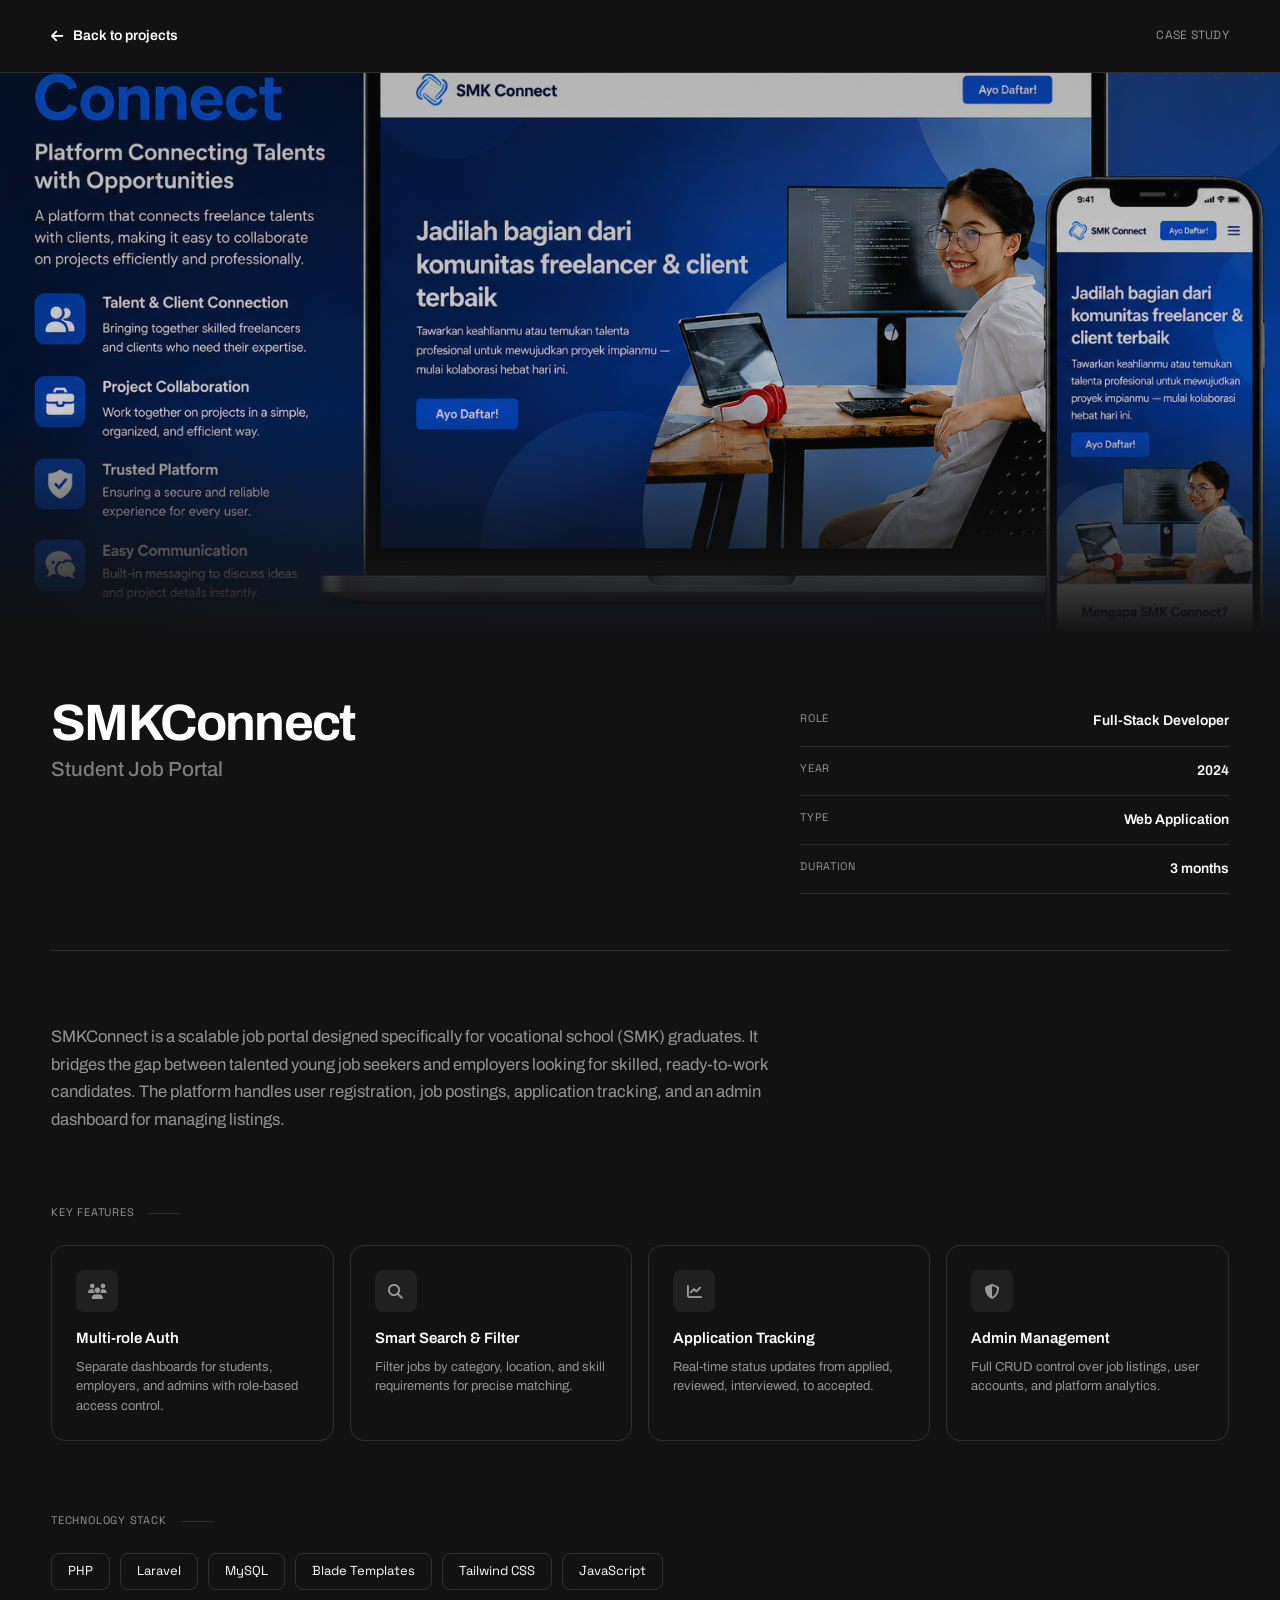
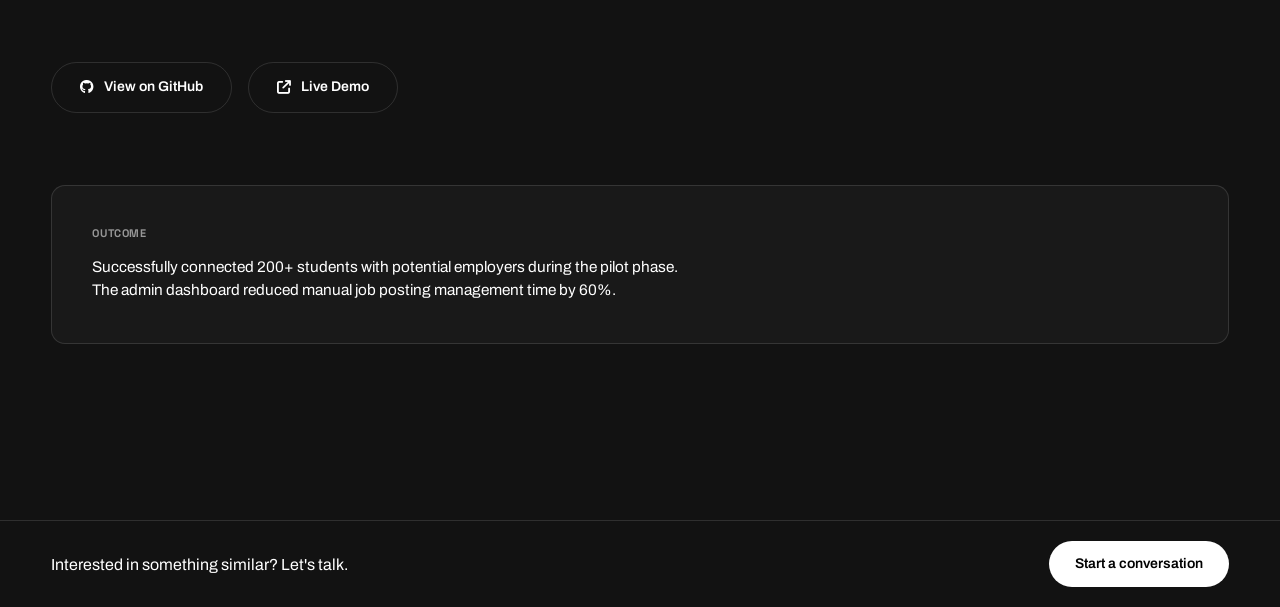
<file: detail_smkconnect.html>
<html lang="en">
<head>
  <meta charset="utf-8" />
  <meta name="viewport" content="width=device-width,initial-scale=1" />
  <title>SMKConnect â€” Case Study | Nurazizah Zahrah</title>
  <link rel="icon" type="image/png" href="asset/img/favicon.jpg" />
  <link rel="preconnect" href="https://fonts.googleapis.com" />
  <link rel="preconnect" href="https://fonts.gstatic.com" crossorigin />
  <link href="https://fonts.googleapis.com/css2?family=Archivo:wght@400;500;600;700&family=Space+Grotesk:wght@400;500;700&display=swap" rel="stylesheet" />
  <link rel="stylesheet" href="https://cdnjs.cloudflare.com/ajax/libs/font-awesome/6.5.1/css/all.min.css" />
  <style>
    :root {
      --dark: #0a0a0a;
      --dark-2: #121212;
      --dark-line: rgba(255, 255, 255, 0.12);
      --dark-soft: rgba(255, 255, 255, 0.55);
      --r-md: 14px;
      --r-sm: 8px;
      --pad: clamp(20px, 4vw, 64px);
      --font: 'Archivo', 'Helvetica Neue', Arial, sans-serif;
      --mono: 'Space Grotesk', ui-monospace, monospace;
      --ease: cubic-bezier(.22, 1, .36, 1);
    }
    * { margin:0; padding:0; box-sizing:border-box; }
    body { background:var(--dark-2); color:#fff; font-family:var(--font); font-size:16px; line-height:1.45; -webkit-font-smoothing:antialiased; }
    img { display:block; width:100%; height:100%; object-fit:cover; }
    a { color:inherit; text-decoration:none; }
    ul { list-style:none; }
    .mono { font-family:var(--mono); font-size:12px; letter-spacing:.02em; color:var(--dark-soft); }
    .d-bar { position:sticky; top:0; z-index:10; display:flex; align-items:center; justify-content:space-between; padding:18px var(--pad); border-bottom:1px solid var(--dark-line); background:var(--dark-2); }
    .d-bar__back { display:inline-flex; align-items:center; gap:10px; font-size:14px; font-weight:600; color:#fff; padding:8px 0; transition:transform .4s var(--ease), opacity .4s var(--ease); }
    .d-bar__back:hover { transform:translateX(-6px); opacity:.7; }
    .d-hero { position:relative; width:100%; height:clamp(280px, 50vw, 560px); overflow:hidden; }
    .d-hero img { width:100%; height:100%; object-fit:cover; }
    .d-hero__veil { position:absolute; inset:0; background:linear-gradient(0deg, var(--dark-2) 0%, rgba(18,18,18,.2) 40%, rgba(18,18,18,.3) 100%); }
    .d-content { padding:clamp(32px, 5vw, 64px) var(--pad) clamp(64px, 10vw, 120px); }
    .d-top { display:grid; grid-template-columns:1.6fr 1fr; gap:clamp(32px, 5vw, 80px); margin-bottom:clamp(40px, 6vw, 72px); padding-bottom:clamp(32px, 5vw, 56px); border-bottom:1px solid var(--dark-line); }
    .d-title { font-size:clamp(28px, 4vw, 52px); line-height:1.05; letter-spacing:-.035em; font-weight:700; }
    .d-title small { display:block; font-size:.4em; font-weight:500; opacity:.45; letter-spacing:0; margin-top:8px; }
    .d-meta { display:grid; gap:0; align-content:start; }
    .d-meta .mr { display:flex; justify-content:space-between; padding:14px 0; border-bottom:1px solid var(--dark-line); font-size:14px; }
    .d-meta .mr span:first-child { font-family:var(--mono); color:var(--dark-soft); font-size:11px; text-transform:uppercase; letter-spacing:.06em; }
    .d-meta .mr span:last-child { font-weight:600; }
    .d-desc { font-size:clamp(16px, 1.3vw, 19px); line-height:1.65; color:var(--dark-soft); max-width:76ch; margin-bottom:clamp(40px, 6vw, 72px); }
    .d-sh { display:flex; align-items:center; gap:14px; margin-bottom:24px; }
    .d-sh span { font-family:var(--mono); font-size:11px; color:var(--dark-soft); text-transform:uppercase; letter-spacing:.07em; }
    .d-sh i { width:32px; height:1px; background:var(--dark-line); display:block; }
    .d-features { display:grid; grid-template-columns:repeat(auto-fit, minmax(260px, 1fr)); gap:16px; margin-bottom:clamp(40px, 6vw, 72px); }
    .d-feat { padding:24px; border:1px solid var(--dark-line); border-radius:var(--r-md); transition:background .4s var(--ease); }
    .d-feat:hover { background:rgba(255, 255, 255, .04); }
    .d-feat__icon { width:42px; height:42px; border-radius:var(--r-sm); background:rgba(255,255,255,.06); display:grid; place-items:center; margin-bottom:16px; font-size:15px; color:var(--dark-soft); }
    .d-feat h4 { font-size:15px; font-weight:600; margin-bottom:8px; }
    .d-feat p { font-size:13px; color:var(--dark-soft); line-height:1.5; }
    .d-tech { margin-bottom:clamp(40px, 6vw, 72px); }
    .d-tech .tags { display:flex; flex-wrap:wrap; gap:10px; }
    .d-tech .tags li { font-size:13px; font-family:var(--mono); padding:8px 16px; border-radius:var(--r-sm); border:1px solid var(--dark-line); }
    .d-links { display:flex; align-items:center; gap:16px; margin-bottom:clamp(40px, 6vw, 72px); flex-wrap:wrap; }
    .d-links a { display:inline-flex; align-items:center; gap:10px; padding:14px 28px; border:1px solid var(--dark-line); border-radius:999px; font-size:14px; font-weight:600; color:#fff; }
    .d-links a:hover { background:rgba(255, 255, 255, .08); }
    .d-outcome { padding:clamp(24px, 3.5vw, 40px); background:rgba(255, 255, 255, .03); border:1px solid var(--dark-line); border-radius:var(--r-md); margin-bottom:clamp(32px, 5vw, 56px); }
    .d-outcome h4 { font-family:var(--mono); font-size:11px; text-transform:uppercase; letter-spacing:.06em; color:var(--dark-soft); margin-bottom:14px; }
    .d-outcome p { font-size:clamp(15px, 1.2vw, 17px); line-height:1.55; max-width:68ch; }
    .d-footer { display:flex; align-items:center; justify-content:space-between; padding:20px var(--pad); border-top:1px solid var(--dark-line); }
    .btn--solid { background:#fff; color:#000; border-radius:999px; padding:13px 26px; font-size:14px; font-weight:600; display:inline-block; }
  </style>
</head>
<body>
  <div class="d-bar">
    <a class="d-bar__back" href="index.html#work">
      <i class="fa-solid fa-arrow-left"></i>
      <span>Back to projects</span>
    </a>
    <span class="mono">CASE STUDY</span>
  </div>
  <div class="d-hero">
    <img src="asset/img/project/SMK_Connect.png" alt="SMKConnect" />
    <span class="d-hero__veil"></span>
  </div>
  <div class="d-content">
    <div class="d-top">
      <h1 class="d-title">SMKConnect<small>Student Job Portal</small></h1>
      <div class="d-meta">
        <div class="mr"><span>Role</span><span>Full-Stack Developer</span></div>
        <div class="mr"><span>Year</span><span>2024</span></div>
        <div class="mr"><span>Type</span><span>Web Application</span></div>
        <div class="mr"><span>Duration</span><span>3 months</span></div>
      </div>
    </div>
    <div class="d-desc">SMKConnect is a scalable job portal designed specifically for vocational school (SMK) graduates. It bridges the gap between talented young job seekers and employers looking for skilled, ready-to-work candidates. The platform handles user registration, job postings, application tracking, and an admin dashboard for managing listings.</div>
    <div class="d-sh"><span>Key Features</span><i></i></div>
    <div class="d-features">

      <div class="d-feat">
        <div class="d-feat__icon"><i class="fa-solid fa-users"></i></div>
        <h4>Multi-role Auth</h4>
        <p>Separate dashboards for students, employers, and admins with role-based access control.</p>
      </div>

      <div class="d-feat">
        <div class="d-feat__icon"><i class="fa-solid fa-magnifying-glass"></i></div>
        <h4>Smart Search &amp; Filter</h4>
        <p>Filter jobs by category, location, and skill requirements for precise matching.</p>
      </div>

      <div class="d-feat">
        <div class="d-feat__icon"><i class="fa-solid fa-chart-line"></i></div>
        <h4>Application Tracking</h4>
        <p>Real-time status updates from applied, reviewed, interviewed, to accepted.</p>
      </div>

      <div class="d-feat">
        <div class="d-feat__icon"><i class="fa-solid fa-shield-halved"></i></div>
        <h4>Admin Management</h4>
        <p>Full CRUD control over job listings, user accounts, and platform analytics.</p>
      </div>

    </div>
    <div class="d-sh"><span>Technology Stack</span><i></i></div>
    <div class="d-tech">
      <ul class="tags"><li>PHP</li><li>Laravel</li><li>MySQL</li><li>Blade Templates</li><li>Tailwind CSS</li><li>JavaScript</li></ul>
    </div>
    <div class="d-links">
      <a href="https://github.com/gimanna415/smkconnect" target="_blank" rel="noopener"><i class="fa-brands fa-github"></i> View on GitHub</a>
      <a href="https://smkconnect.example.com" target="_blank" rel="noopener"><i class="fa-solid fa-arrow-up-right-from-square"></i> Live Demo</a>
    </div>
    <div class="d-outcome">
      <h4>Outcome</h4>
      <p>Successfully connected 200+ students with potential employers during the pilot phase. The admin dashboard reduced manual job posting management time by 60%.</p>
    </div>
  </div>
  <div class="d-footer">
    <p>Interested in something similar? Let's talk.</p>
    <a class="btn--solid" href="index.html#contact">Start a conversation</a>
  </div>
</body>
</file>
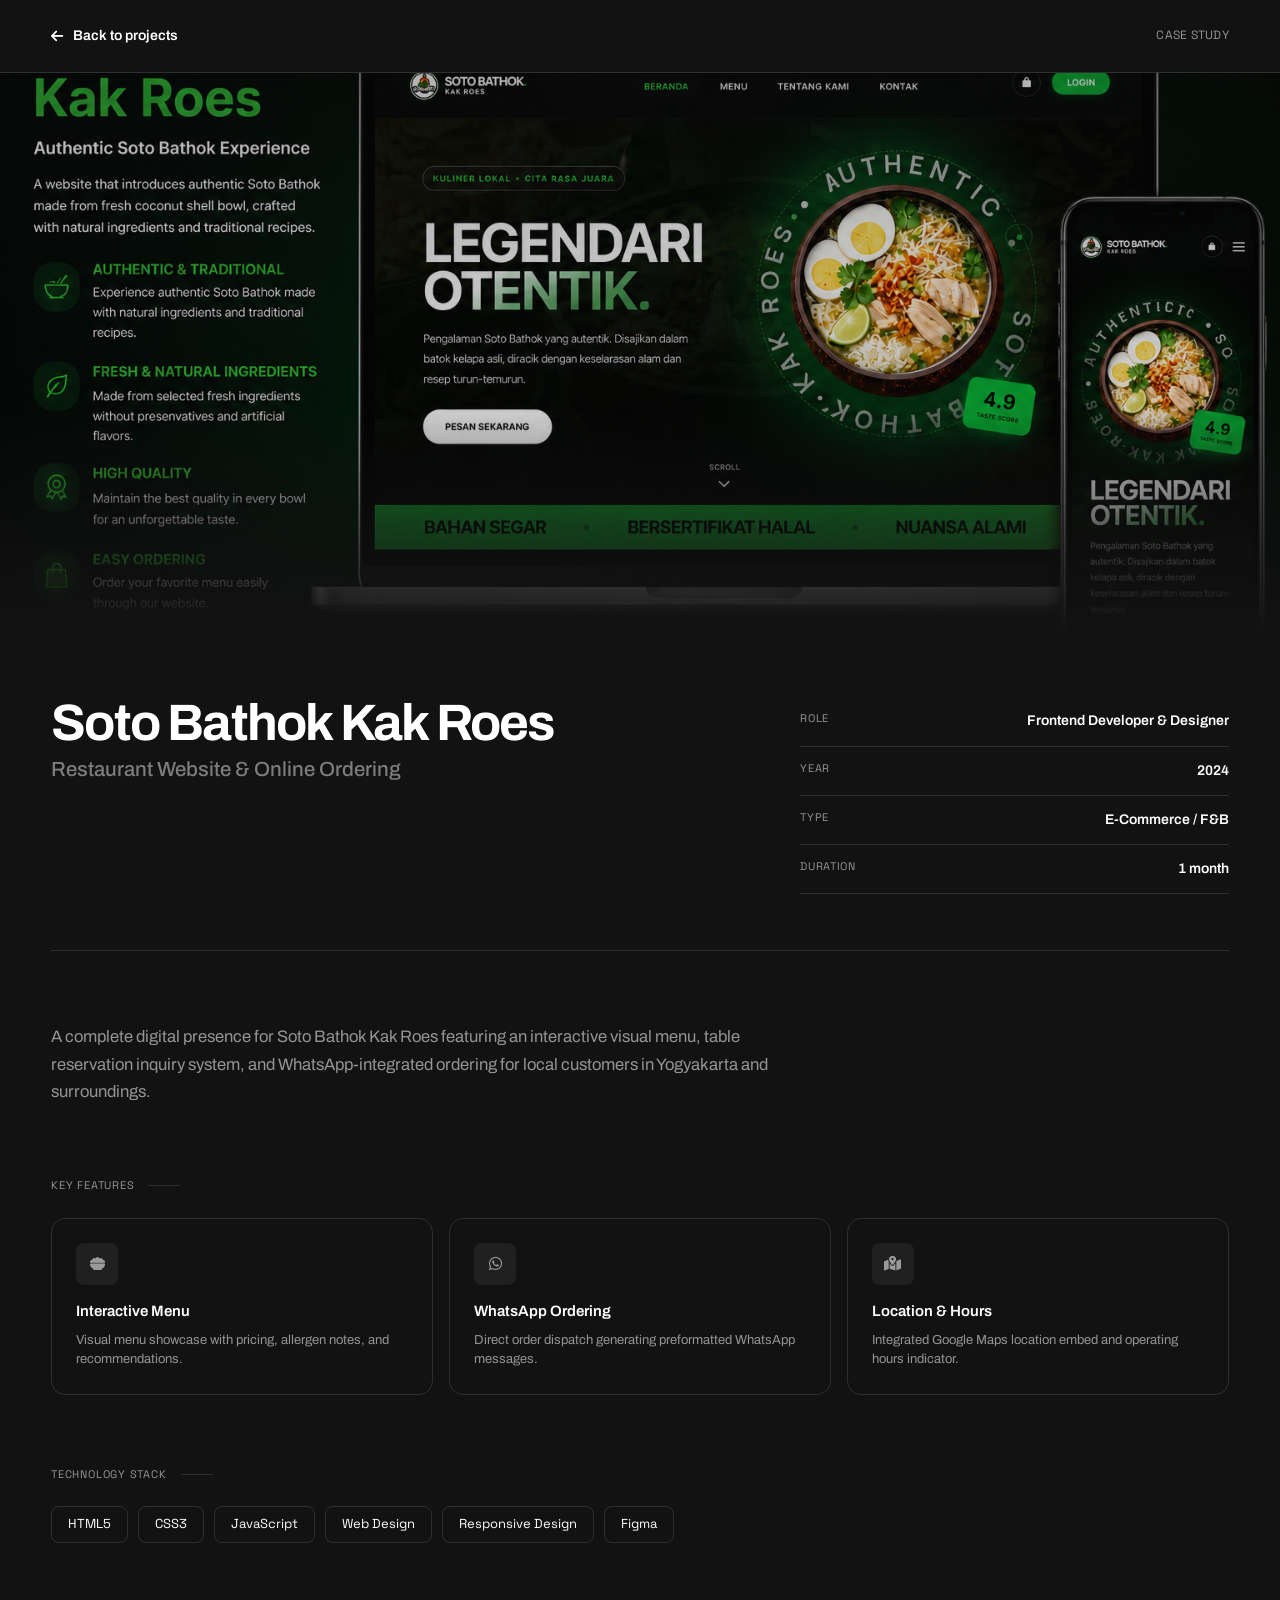
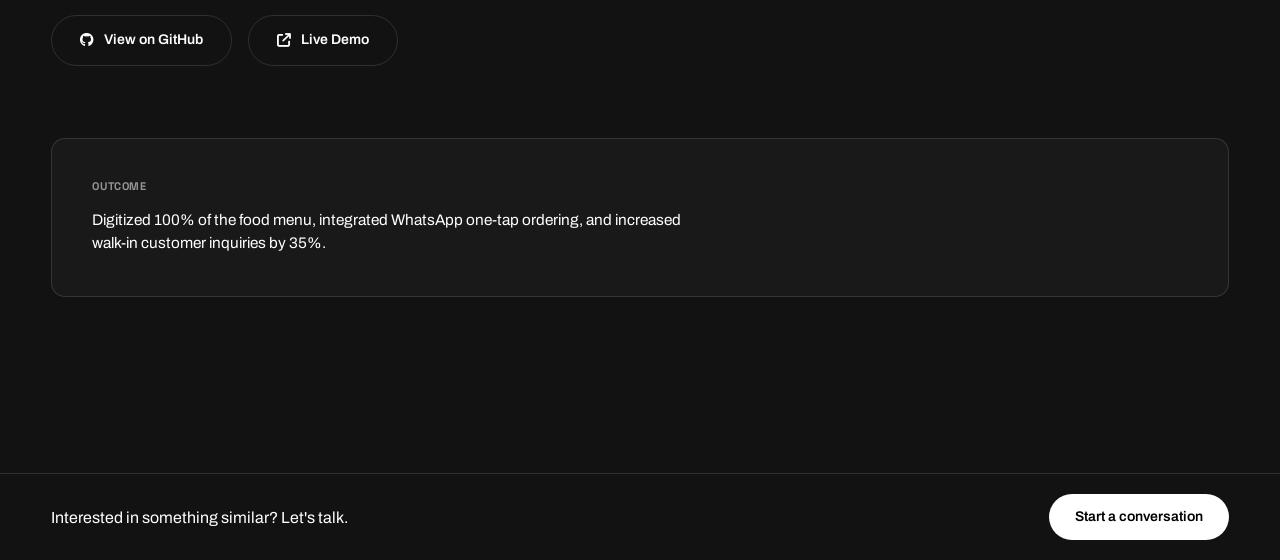
<file: detail_sotobathok.html>
<html lang="en">
<head>
  <meta charset="utf-8" />
  <meta name="viewport" content="width=device-width,initial-scale=1" />
  <title>Soto Bathok Kak Roes â€” Case Study | Nurazizah Zahrah</title>
  <link rel="icon" type="image/png" href="asset/img/favicon.jpg" />
  <link rel="preconnect" href="https://fonts.googleapis.com" />
  <link rel="preconnect" href="https://fonts.gstatic.com" crossorigin />
  <link href="https://fonts.googleapis.com/css2?family=Archivo:wght@400;500;600;700&family=Space+Grotesk:wght@400;500;700&display=swap" rel="stylesheet" />
  <link rel="stylesheet" href="https://cdnjs.cloudflare.com/ajax/libs/font-awesome/6.5.1/css/all.min.css" />
  <style>
    :root {
      --dark: #0a0a0a;
      --dark-2: #121212;
      --dark-line: rgba(255, 255, 255, 0.12);
      --dark-soft: rgba(255, 255, 255, 0.55);
      --r-md: 14px;
      --r-sm: 8px;
      --pad: clamp(20px, 4vw, 64px);
      --font: 'Archivo', 'Helvetica Neue', Arial, sans-serif;
      --mono: 'Space Grotesk', ui-monospace, monospace;
      --ease: cubic-bezier(.22, 1, .36, 1);
    }
    * { margin:0; padding:0; box-sizing:border-box; }
    body { background:var(--dark-2); color:#fff; font-family:var(--font); font-size:16px; line-height:1.45; -webkit-font-smoothing:antialiased; }
    img { display:block; width:100%; height:100%; object-fit:cover; }
    a { color:inherit; text-decoration:none; }
    ul { list-style:none; }
    .mono { font-family:var(--mono); font-size:12px; letter-spacing:.02em; color:var(--dark-soft); }
    .d-bar { position:sticky; top:0; z-index:10; display:flex; align-items:center; justify-content:space-between; padding:18px var(--pad); border-bottom:1px solid var(--dark-line); background:var(--dark-2); }
    .d-bar__back { display:inline-flex; align-items:center; gap:10px; font-size:14px; font-weight:600; color:#fff; padding:8px 0; transition:transform .4s var(--ease), opacity .4s var(--ease); }
    .d-bar__back:hover { transform:translateX(-6px); opacity:.7; }
    .d-hero { position:relative; width:100%; height:clamp(280px, 50vw, 560px); overflow:hidden; }
    .d-hero img { width:100%; height:100%; object-fit:cover; }
    .d-hero__veil { position:absolute; inset:0; background:linear-gradient(0deg, var(--dark-2) 0%, rgba(18,18,18,.2) 40%, rgba(18,18,18,.3) 100%); }
    .d-content { padding:clamp(32px, 5vw, 64px) var(--pad) clamp(64px, 10vw, 120px); }
    .d-top { display:grid; grid-template-columns:1.6fr 1fr; gap:clamp(32px, 5vw, 80px); margin-bottom:clamp(40px, 6vw, 72px); padding-bottom:clamp(32px, 5vw, 56px); border-bottom:1px solid var(--dark-line); }
    .d-title { font-size:clamp(28px, 4vw, 52px); line-height:1.05; letter-spacing:-.035em; font-weight:700; }
    .d-title small { display:block; font-size:.4em; font-weight:500; opacity:.45; letter-spacing:0; margin-top:8px; }
    .d-meta { display:grid; gap:0; align-content:start; }
    .d-meta .mr { display:flex; justify-content:space-between; padding:14px 0; border-bottom:1px solid var(--dark-line); font-size:14px; }
    .d-meta .mr span:first-child { font-family:var(--mono); color:var(--dark-soft); font-size:11px; text-transform:uppercase; letter-spacing:.06em; }
    .d-meta .mr span:last-child { font-weight:600; }
    .d-desc { font-size:clamp(16px, 1.3vw, 19px); line-height:1.65; color:var(--dark-soft); max-width:76ch; margin-bottom:clamp(40px, 6vw, 72px); }
    .d-sh { display:flex; align-items:center; gap:14px; margin-bottom:24px; }
    .d-sh span { font-family:var(--mono); font-size:11px; color:var(--dark-soft); text-transform:uppercase; letter-spacing:.07em; }
    .d-sh i { width:32px; height:1px; background:var(--dark-line); display:block; }
    .d-features { display:grid; grid-template-columns:repeat(auto-fit, minmax(260px, 1fr)); gap:16px; margin-bottom:clamp(40px, 6vw, 72px); }
    .d-feat { padding:24px; border:1px solid var(--dark-line); border-radius:var(--r-md); transition:background .4s var(--ease); }
    .d-feat:hover { background:rgba(255, 255, 255, .04); }
    .d-feat__icon { width:42px; height:42px; border-radius:var(--r-sm); background:rgba(255,255,255,.06); display:grid; place-items:center; margin-bottom:16px; font-size:15px; color:var(--dark-soft); }
    .d-feat h4 { font-size:15px; font-weight:600; margin-bottom:8px; }
    .d-feat p { font-size:13px; color:var(--dark-soft); line-height:1.5; }
    .d-tech { margin-bottom:clamp(40px, 6vw, 72px); }
    .d-tech .tags { display:flex; flex-wrap:wrap; gap:10px; }
    .d-tech .tags li { font-size:13px; font-family:var(--mono); padding:8px 16px; border-radius:var(--r-sm); border:1px solid var(--dark-line); }
    .d-links { display:flex; align-items:center; gap:16px; margin-bottom:clamp(40px, 6vw, 72px); flex-wrap:wrap; }
    .d-links a { display:inline-flex; align-items:center; gap:10px; padding:14px 28px; border:1px solid var(--dark-line); border-radius:999px; font-size:14px; font-weight:600; color:#fff; }
    .d-links a:hover { background:rgba(255, 255, 255, .08); }
    .d-outcome { padding:clamp(24px, 3.5vw, 40px); background:rgba(255, 255, 255, .03); border:1px solid var(--dark-line); border-radius:var(--r-md); margin-bottom:clamp(32px, 5vw, 56px); }
    .d-outcome h4 { font-family:var(--mono); font-size:11px; text-transform:uppercase; letter-spacing:.06em; color:var(--dark-soft); margin-bottom:14px; }
    .d-outcome p { font-size:clamp(15px, 1.2vw, 17px); line-height:1.55; max-width:68ch; }
    .d-footer { display:flex; align-items:center; justify-content:space-between; padding:20px var(--pad); border-top:1px solid var(--dark-line); }
    .btn--solid { background:#fff; color:#000; border-radius:999px; padding:13px 26px; font-size:14px; font-weight:600; display:inline-block; }
  </style>
</head>
<body>
  <div class="d-bar">
    <a class="d-bar__back" href="index.html#work">
      <i class="fa-solid fa-arrow-left"></i>
      <span>Back to projects</span>
    </a>
    <span class="mono">CASE STUDY</span>
  </div>
  <div class="d-hero">
    <img src="asset/img/project/Soto_Bathok_Kak_Roes.png" alt="Soto Bathok Kak Roes" />
    <span class="d-hero__veil"></span>
  </div>
  <div class="d-content">
    <div class="d-top">
      <h1 class="d-title">Soto Bathok Kak Roes<small>Restaurant Website &amp; Online Ordering</small></h1>
      <div class="d-meta">
        <div class="mr"><span>Role</span><span>Frontend Developer &amp; Designer</span></div>
        <div class="mr"><span>Year</span><span>2024</span></div>
        <div class="mr"><span>Type</span><span>E-Commerce / F&amp;B</span></div>
        <div class="mr"><span>Duration</span><span>1 month</span></div>
      </div>
    </div>
    <div class="d-desc">A complete digital presence for Soto Bathok Kak Roes featuring an interactive visual menu, table reservation inquiry system, and WhatsApp-integrated ordering for local customers in Yogyakarta and surroundings.</div>
    <div class="d-sh"><span>Key Features</span><i></i></div>
    <div class="d-features">

      <div class="d-feat">
        <div class="d-feat__icon"><i class="fa-solid fa-bowl-food"></i></div>
        <h4>Interactive Menu</h4>
        <p>Visual menu showcase with pricing, allergen notes, and recommendations.</p>
      </div>

      <div class="d-feat">
        <div class="d-feat__icon"><i class="fa-brands fa-whatsapp"></i></div>
        <h4>WhatsApp Ordering</h4>
        <p>Direct order dispatch generating preformatted WhatsApp messages.</p>
      </div>

      <div class="d-feat">
        <div class="d-feat__icon"><i class="fa-solid fa-map-location-dot"></i></div>
        <h4>Location &amp; Hours</h4>
        <p>Integrated Google Maps location embed and operating hours indicator.</p>
      </div>

    </div>
    <div class="d-sh"><span>Technology Stack</span><i></i></div>
    <div class="d-tech">
      <ul class="tags"><li>HTML5</li><li>CSS3</li><li>JavaScript</li><li>Web Design</li><li>Responsive Design</li><li>Figma</li></ul>
    </div>
    <div class="d-links">
      <a href="https://github.com/gimanna415/sotobathok" target="_blank" rel="noopener"><i class="fa-brands fa-github"></i> View on GitHub</a>
      <a href="https://gimanna415.github.io/sotobathok/" target="_blank" rel="noopener"><i class="fa-solid fa-arrow-up-right-from-square"></i> Live Demo</a>
    </div>
    <div class="d-outcome">
      <h4>Outcome</h4>
      <p>Digitized 100% of the food menu, integrated WhatsApp one-tap ordering, and increased walk-in customer inquiries by 35%.</p>
    </div>
  </div>
  <div class="d-footer">
    <p>Interested in something similar? Let's talk.</p>
    <a class="btn--solid" href="index.html#contact">Start a conversation</a>
  </div>
</body>
</file>
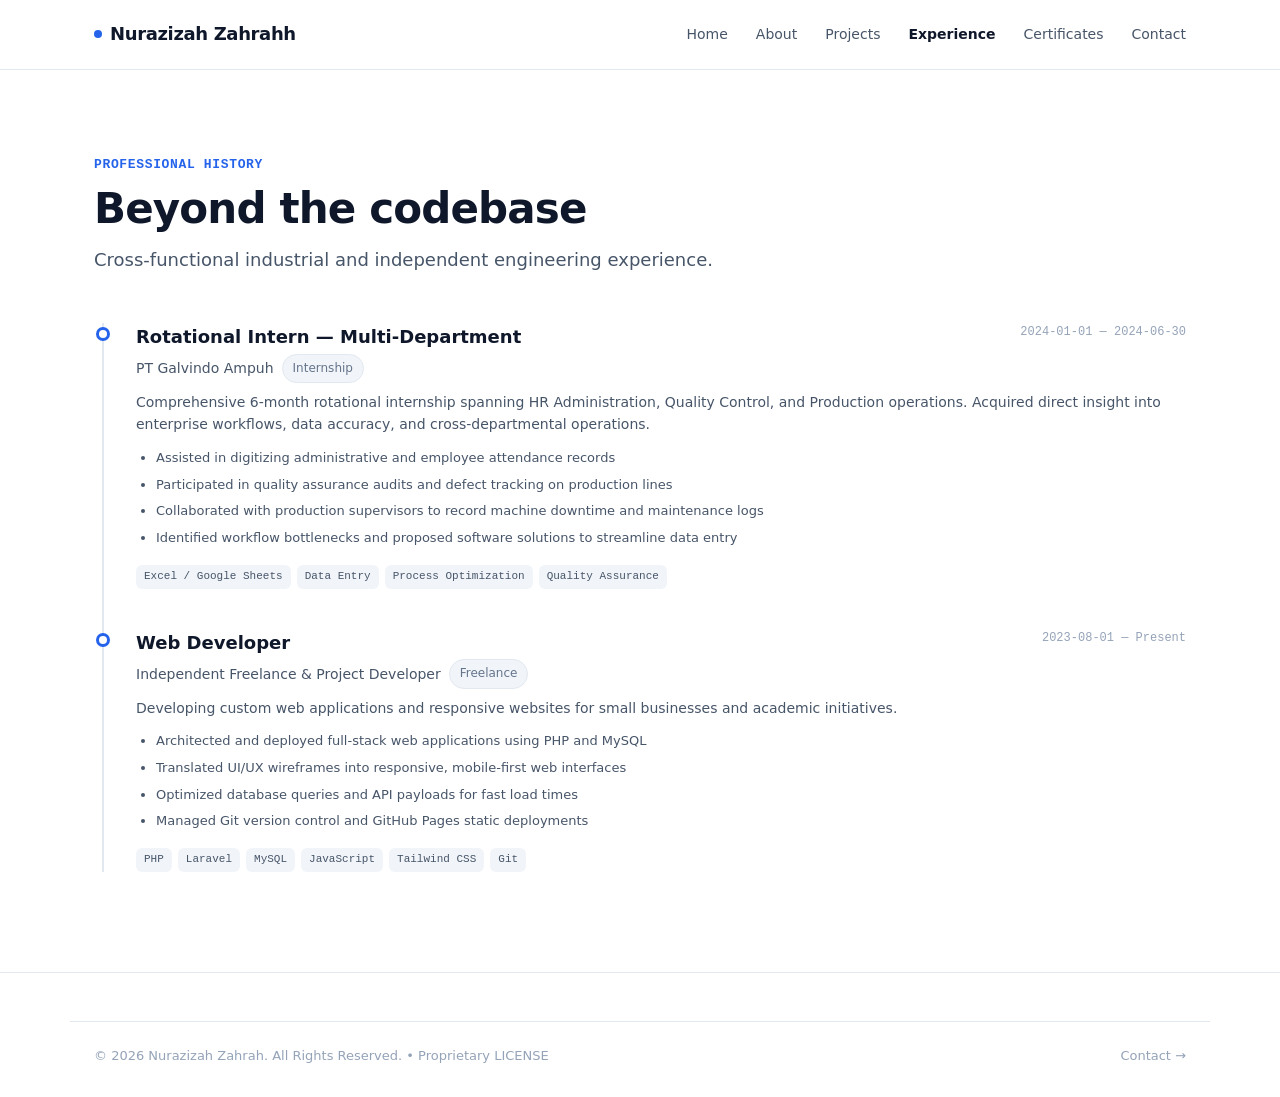
<file: experience.html>
<!DOCTYPE html><html lang="en"><head><meta charset="UTF-8"><meta name="viewport" content="width=device-width, initial-scale=1.0"><title>Experience — Nurazizah Zahrah</title><link rel="icon" type="image/jpeg" href="assets/img/favicon.jpg"><link rel="stylesheet" href="https://cdnjs.cloudflare.com/ajax/libs/font-awesome/6.5.1/css/all.min.css"> <style id="portfolio-design-styles">:root{--bg-primary: #ffffff;--bg-secondary: #f8fafc;--bg-surface: #f1f5f9;--border-color: #e2e8f0;--text-primary: #0f172a;--text-secondary: #475569;--text-muted: #94a3b8;--brand-primary: #0f172a;--brand-accent: #2563eb;--font-sans: system-ui, -apple-system, BlinkMacSystemFont, "Segoe UI", Roboto, "Helvetica Neue", Arial, sans-serif;--font-mono: ui-monospace, SFMono-Regular, Menlo, Monaco, Consolas, monospace;--radius-sm: 6px;--radius-md: 10px;--radius-lg: 16px;--shadow-sm: 0 1px 2px 0 rgb(0 0 0 / .05);--shadow-md: 0 4px 6px -1px rgb(0 0 0 / .1), 0 2px 4px -2px rgb(0 0 0 / .1);--shadow-lg: 0 10px 15px -3px rgb(0 0 0 / .1), 0 4px 6px -4px rgb(0 0 0 / .1);--container-max: 1140px;--header-height: 70px}*{margin:0;padding:0;box-sizing:border-box}html{font-family:var(--font-sans);color:var(--text-primary);background-color:var(--bg-primary);line-height:1.6;scroll-behavior:smooth}body{min-height:100vh;display:flex;flex-direction:column}a{color:inherit;text-decoration:none}img{max-width:100%;height:auto;display:block}ul{list-style:none}.container{width:100%;max-width:var(--container-max);margin-left:auto;margin-right:auto;padding-left:24px;padding-right:24px}.section{padding-top:80px;padding-bottom:80px}.section-alt{background-color:var(--bg-secondary);border-top:1px solid var(--border-color);border-bottom:1px solid var(--border-color)}.section-head{margin-bottom:48px}.section-eyebrow{display:inline-block;font-family:var(--font-mono);font-size:13px;font-weight:600;color:var(--brand-accent);text-transform:uppercase;letter-spacing:.05em;margin-bottom:8px}.section-title{font-size:clamp(28px,4vw,42px);font-weight:700;line-height:1.2;letter-spacing:-.02em;color:var(--text-primary);margin-bottom:12px}.section-lead{font-size:18px;color:var(--text-secondary);max-width:640px}.site-header{position:sticky;top:0;z-index:50;background-color:#fffffff2;backdrop-filter:blur(8px);border-bottom:1px solid var(--border-color);height:var(--header-height);display:flex;align-items:center}.header-inner{display:flex;align-items:center;justify-content:space-between}.brand-logo{font-size:18px;font-weight:700;letter-spacing:-.02em;display:flex;align-items:center;gap:8px}.brand-dot{width:8px;height:8px;background-color:var(--brand-accent);border-radius:50%;display:inline-block}.nav-menu{display:flex;align-items:center;gap:28px}.nav-link{font-size:14px;font-weight:500;color:var(--text-secondary);transition:color .2s ease}.nav-link:hover,.nav-link.active{color:var(--brand-primary);font-weight:600}.menu-toggle{display:none;background:none;border:1px solid var(--border-color);padding:8px 12px;border-radius:var(--radius-sm);cursor:pointer}.site-footer{margin-top:auto;background-color:var(--bg-primary);border-top:1px solid var(--border-color);padding:48px 0 32px;font-size:14px;color:var(--text-secondary)}.footer-grid{display:grid;grid-template-columns:2fr 1fr 1fr;gap:40px;margin-bottom:40px}.footer-brand p{margin-top:8px;max-width:360px;font-size:14px;color:var(--text-muted)}.footer-nav h4{font-size:14px;font-weight:600;color:var(--text-primary);margin-bottom:16px}.footer-nav ul li{margin-bottom:8px}.footer-bottom{display:flex;justify-content:space-between;align-items:center;padding-top:24px;border-top:1px solid var(--border-color);font-size:13px;color:var(--text-muted)}.btn{display:inline-flex;align-items:center;justify-content:center;gap:8px;padding:10px 20px;font-size:14px;font-weight:600;border-radius:var(--radius-sm);cursor:pointer;transition:all .2s ease;border:1px solid transparent}.btn-solid{background-color:var(--brand-primary);color:#fff}.btn-solid:hover{background-color:#1e293b}.btn-outline{background-color:transparent;color:var(--text-primary);border-color:var(--border-color)}.btn-outline:hover{background-color:var(--bg-secondary);border-color:var(--text-secondary)}.btn-ghost{background-color:transparent;color:var(--text-secondary)}.btn-ghost:hover{color:var(--text-primary);background-color:var(--bg-secondary)}.btn-sm{padding:6px 12px;font-size:12px}.btn-text{padding:0;background:none;border:none;color:var(--brand-accent);font-weight:600}.btn-text:hover{text-decoration:underline}.badge{display:inline-flex;align-items:center;padding:4px 10px;font-size:12px;font-weight:500;border-radius:9999px;background-color:#e2e8f0;color:#334155}.badge-light{background-color:#f1f5f9;color:#64748b;border:1px solid #e2e8f0}.badge-success{background-color:#dcfce7;color:#15803d}.projects-grid{display:grid;grid-template-columns:repeat(auto-fill,minmax(280px,1fr));gap:32px}.project-card{background-color:#fff;border:1px solid var(--border-color);border-radius:var(--radius-md);overflow:hidden;transition:transform .2s ease,box-shadow .2s ease;display:flex;flex-direction:column}.project-card:hover{transform:translateY(-4px);box-shadow:var(--shadow-md)}.project-media{position:relative;aspect-ratio:16 / 9;overflow:hidden;background-color:var(--bg-surface)}.project-media img{width:100%;height:100%;object-fit:cover;transition:transform .3s ease}.project-card:hover .project-media img{transform:scale(1.03)}.project-overlay{position:absolute;inset:0;background:#0f172a66;display:flex;align-items:center;justify-content:center;opacity:0;transition:opacity .2s ease}.project-card:hover .project-overlay{opacity:1}.project-content{padding:24px;display:flex;flex-direction:column;flex-grow:1}.project-meta{display:flex;justify-content:space-between;align-items:center;margin-bottom:8px;font-size:12px;color:var(--text-muted)}.project-category{font-weight:600;color:var(--brand-accent);text-transform:uppercase;letter-spacing:.05em}.project-title{font-size:18px;font-weight:700;color:var(--text-primary);margin-bottom:8px;line-height:1.3}.project-subtitle{display:block;font-size:13px;font-weight:400;color:var(--text-secondary)}.project-desc{font-size:14px;color:var(--text-secondary);margin-bottom:16px;flex-grow:1}.tech-tags{display:flex;flex-wrap:wrap;gap:6px;margin-bottom:20px}.tag{font-family:var(--font-mono);font-size:11px;padding:3px 8px;border-radius:var(--radius-sm);background-color:var(--bg-surface);color:var(--text-secondary)}.project-actions{display:flex;align-items:center;gap:12px;border-top:1px solid var(--border-color);padding-top:16px}.skill-grid{display:grid;grid-template-columns:repeat(auto-fill,minmax(260px,1fr));gap:24px}.skill-category-card{background-color:#fff;border:1px solid var(--border-color);border-radius:var(--radius-md);padding:24px}.skill-category-title{font-size:15px;font-weight:700;margin-bottom:16px;color:var(--text-primary);border-bottom:2px solid var(--bg-surface);padding-bottom:8px}.skill-pill-wrap{display:flex;flex-wrap:wrap;gap:8px}.skill-pill{display:inline-flex;align-items:center;gap:6px;padding:6px 12px;background-color:var(--bg-surface);border-radius:var(--radius-sm);font-size:13px;font-weight:500;color:var(--text-primary)}.skill-level{font-size:10px;color:var(--text-muted);text-transform:uppercase}.timeline{position:relative;border-left:2px solid var(--border-color);padding-left:32px;margin-left:8px}.timeline-item{position:relative;margin-bottom:40px}.timeline-item:last-child{margin-bottom:0}.timeline-marker{position:absolute;left:-40px;top:4px;width:14px;height:14px;border-radius:50%;background-color:#fff;border:3px solid var(--brand-accent)}.timeline-header{display:flex;justify-content:space-between;align-items:flex-start;margin-bottom:8px}.role-title{font-size:18px;font-weight:700;color:var(--text-primary)}.company-name{font-size:14px;font-weight:500;color:var(--text-secondary);display:flex;align-items:center;gap:8px;margin-top:2px}.timeline-date{font-family:var(--font-mono);font-size:12px;color:var(--text-muted)}.timeline-desc{font-size:14px;color:var(--text-secondary);margin-bottom:12px}.responsibility-list{list-style:disc;padding-left:20px;font-size:13px;color:var(--text-secondary);margin-bottom:16px}.responsibility-list li{margin-bottom:6px}.modal-backdrop{position:fixed;inset:0;background:#0f172a99;backdrop-filter:blur(4px);z-index:100;display:none;align-items:center;justify-content:center;padding:24px}.modal-backdrop.is-open{display:flex}.modal-dialog{background:#fff;width:100%;max-width:680px;max-height:90vh;border-radius:var(--radius-lg);overflow-y:auto;box-shadow:var(--shadow-lg);padding:32px}.modal-header{display:flex;justify-content:space-between;align-items:flex-start;margin-bottom:20px}.modal-close{background:none;border:none;font-size:28px;cursor:pointer;color:var(--text-muted)}.modal-media img{width:100%;border-radius:var(--radius-md);margin-bottom:24px}.modal-meta-grid{display:grid;grid-template-columns:repeat(3,1fr);gap:16px;padding:16px;background:var(--bg-surface);border-radius:var(--radius-sm);font-size:13px;margin-bottom:24px}.modal-section{margin-bottom:20px}.modal-section h4{font-size:14px;font-weight:700;margin-bottom:8px}.feature-list{list-style:disc;padding-left:20px;font-size:14px;color:var(--text-secondary)}.modal-footer{display:flex;gap:12px;margin-top:24px;padding-top:16px;border-top:1px solid var(--border-color)}html,body{overflow-x:hidden}.hero-grid{display:grid;grid-template-columns:1.2fr .8fr;gap:48px;align-items:center}.hero-avatar-card{position:relative;border-radius:var(--radius-lg);overflow:hidden;border:1px solid var(--border-color);box-shadow:var(--shadow-md)}.hero-avatar-img{width:100%;height:420px;object-fit:cover}.hero-meta-row{margin-top:32px;display:flex;flex-wrap:wrap;gap:12px 24px;font-size:13px;color:var(--text-muted);font-family:var(--font-mono)}.section-head-split{display:flex;justify-content:space-between;align-items:flex-end;flex-wrap:wrap;gap:16px}.two-col-grid{display:grid;grid-template-columns:1fr 1fr;gap:48px;align-items:start}.cards-auto-grid{display:grid;grid-template-columns:repeat(auto-fill,minmax(280px,1fr));gap:24px}.contact-card{background:#fff;border:1px solid var(--border-color);border-radius:var(--radius-lg);padding:32px;box-shadow:var(--shadow-sm)}@media(max-width:900px){.footer-grid{grid-template-columns:1fr 1fr}.hero-grid,.two-col-grid{gap:32px}}@media(max-width:768px){:root{--header-height: 60px}.container{padding-left:18px;padding-right:18px}.menu-toggle{display:block}.nav-menu{position:fixed;top:var(--header-height);left:0;right:0;background:#fff;flex-direction:column;padding:24px;border-bottom:1px solid var(--border-color);box-shadow:var(--shadow-md);transform:translateY(-120%);opacity:0;pointer-events:none;transition:transform .3s ease,opacity .2s ease;z-index:45}.nav-menu.is-active{transform:translateY(0);opacity:1;pointer-events:auto}.section{padding-top:44px;padding-bottom:44px}.section-head{margin-bottom:28px}.hero-grid,.two-col-grid{grid-template-columns:1fr;gap:28px}.hero-avatar-img{height:300px}.contact-card{padding:20px}.projects-grid,.skill-grid,.cards-auto-grid{grid-template-columns:1fr}.footer-grid{grid-template-columns:1fr;gap:32px}.footer-bottom{flex-direction:column;gap:12px;text-align:center}.timeline{padding-left:22px;margin-left:4px}.timeline-marker{left:-30px}.timeline-header{flex-direction:column;gap:4px}.modal-backdrop{padding:12px}.modal-dialog{padding:20px}.modal-meta-grid{grid-template-columns:1fr}}</style> <link rel="stylesheet" href="cms-integration/cms-integration.css"></head><body><header class="site-header"><div class="container header-inner"><a href="index.html" class="brand-logo"><span class="brand-dot"></span><span data-profile-name>Nurazizah Zahrah</span></a><button class="menu-toggle" data-menu-toggle aria-label="Toggle Menu"><i class="fa-solid fa-bars"></i></button><nav class="nav-menu" data-nav-menu><a href="index.html" class="nav-link">Home</a><a href="about.html" class="nav-link">About</a><a href="projects.html" class="nav-link">Projects</a><a href="experience.html" class="nav-link active">Experience</a><a href="certificates.html" class="nav-link">Certificates</a><a href="contact.html" class="nav-link">Contact</a></nav></div></header><section class="section"><div class="container"><div class="section-head"><span class="section-eyebrow">Professional History</span><h1 class="section-title">Beyond the codebase</h1><p class="section-lead">Cross-functional industrial and independent engineering experience.</p></div><div class="timeline" data-experience-list></div></div></section><footer class="site-footer"><div class="container footer-bottom"><p>&copy; 2026 Nurazizah Zahrah. All Rights Reserved. &bull; <a href="site-config/LICENSE">Proprietary LICENSE</a></p><a href="contact.html">Contact &rarr;</a></div></footer><script src="cms-integration/config.js"></script><script src="cms-integration/data-service.js"></script><script src="cms-integration/cms-bindings.js"></script><script src="cms-integration/cms-validator.js"></script><script src="cms-integration/cms-renderer.js"></script><script src="cms-integration/cms-bridge.js"></script> <script id="portfolio-ui-scripts">(function(){"use strict";function c(){function e(){const t=new Date,n=t.toLocaleTimeString("en-US",{hour12:!1,timeZone:"Asia/Jakarta"})+" WIB",s=t.toLocaleDateString("en-US",{weekday:"short",month:"short",day:"numeric",year:"numeric"});document.querySelectorAll("[data-clock-time]").forEach(function(o){o.textContent=n}),document.querySelectorAll("[data-clock-date]").forEach(function(o){o.textContent=s})}document.querySelector("[data-clock-time], [data-clock-date]")&&(e(),setInterval(e,1e3))}function i(){const e=document.querySelector("[data-menu-toggle]"),t=document.querySelector("[data-nav-menu]");!e||!t||(e.addEventListener("click",function(){const n=t.classList.toggle("is-active");e.classList.toggle("is-open",n),e.setAttribute("aria-expanded",n?"true":"false")}),t.querySelectorAll("a").forEach(function(n){n.addEventListener("click",function(){t.classList.remove("is-active"),e.classList.remove("is-open"),e.setAttribute("aria-expanded","false")})}))}function a(){const e=document.getElementById("contact-form");e&&e.addEventListener("submit",function(t){t.preventDefault();const n=document.getElementById("form-feedback");n&&(n.innerHTML='<div class="alert alert-success">Thank you! Your message has been received. I will respond to your email shortly.</div>'),e.reset()})}function r(){document.addEventListener("keydown",function(e){e.key==="Escape"&&window.ProjectRenderer&&typeof window.ProjectRenderer.closeModal=="function"&&window.ProjectRenderer.closeModal()})}document.addEventListener("DOMContentLoaded",function(){c(),i(),a(),r()})})();</script> <script src="assets/js/site-shield.js"></script></body></html>
</file>
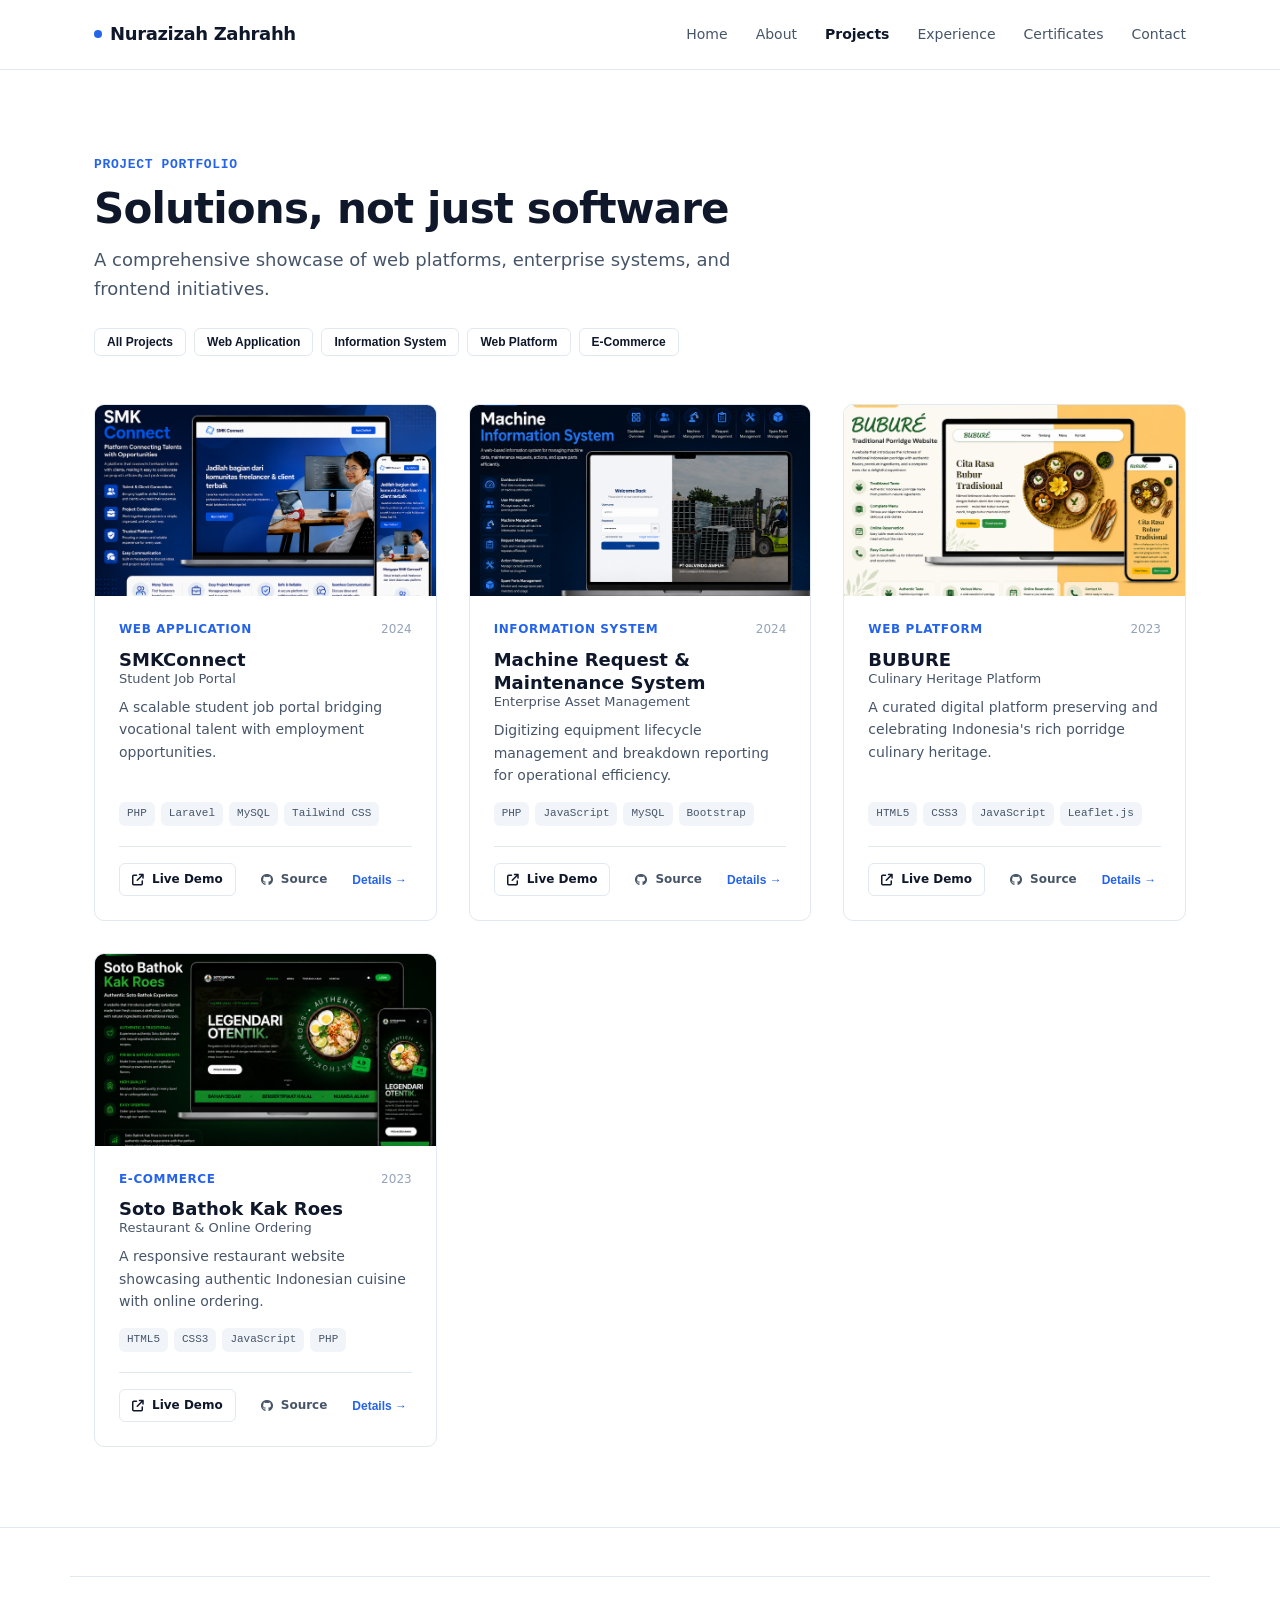
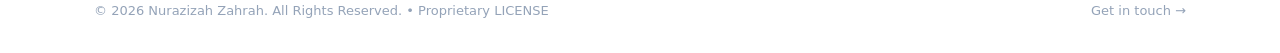
<file: projects.html>
<!DOCTYPE html><html lang="en"><head><meta charset="UTF-8"><meta name="viewport" content="width=device-width, initial-scale=1.0"><title>Projects — Nurazizah Zahrah</title><link rel="icon" type="image/jpeg" href="assets/img/favicon.jpg"><link rel="stylesheet" href="https://cdnjs.cloudflare.com/ajax/libs/font-awesome/6.5.1/css/all.min.css"> <style id="portfolio-design-styles">:root{--bg-primary: #ffffff;--bg-secondary: #f8fafc;--bg-surface: #f1f5f9;--border-color: #e2e8f0;--text-primary: #0f172a;--text-secondary: #475569;--text-muted: #94a3b8;--brand-primary: #0f172a;--brand-accent: #2563eb;--font-sans: system-ui, -apple-system, BlinkMacSystemFont, "Segoe UI", Roboto, "Helvetica Neue", Arial, sans-serif;--font-mono: ui-monospace, SFMono-Regular, Menlo, Monaco, Consolas, monospace;--radius-sm: 6px;--radius-md: 10px;--radius-lg: 16px;--shadow-sm: 0 1px 2px 0 rgb(0 0 0 / .05);--shadow-md: 0 4px 6px -1px rgb(0 0 0 / .1), 0 2px 4px -2px rgb(0 0 0 / .1);--shadow-lg: 0 10px 15px -3px rgb(0 0 0 / .1), 0 4px 6px -4px rgb(0 0 0 / .1);--container-max: 1140px;--header-height: 70px}*{margin:0;padding:0;box-sizing:border-box}html{font-family:var(--font-sans);color:var(--text-primary);background-color:var(--bg-primary);line-height:1.6;scroll-behavior:smooth}body{min-height:100vh;display:flex;flex-direction:column}a{color:inherit;text-decoration:none}img{max-width:100%;height:auto;display:block}ul{list-style:none}.container{width:100%;max-width:var(--container-max);margin-left:auto;margin-right:auto;padding-left:24px;padding-right:24px}.section{padding-top:80px;padding-bottom:80px}.section-alt{background-color:var(--bg-secondary);border-top:1px solid var(--border-color);border-bottom:1px solid var(--border-color)}.section-head{margin-bottom:48px}.section-eyebrow{display:inline-block;font-family:var(--font-mono);font-size:13px;font-weight:600;color:var(--brand-accent);text-transform:uppercase;letter-spacing:.05em;margin-bottom:8px}.section-title{font-size:clamp(28px,4vw,42px);font-weight:700;line-height:1.2;letter-spacing:-.02em;color:var(--text-primary);margin-bottom:12px}.section-lead{font-size:18px;color:var(--text-secondary);max-width:640px}.site-header{position:sticky;top:0;z-index:50;background-color:#fffffff2;backdrop-filter:blur(8px);border-bottom:1px solid var(--border-color);height:var(--header-height);display:flex;align-items:center}.header-inner{display:flex;align-items:center;justify-content:space-between}.brand-logo{font-size:18px;font-weight:700;letter-spacing:-.02em;display:flex;align-items:center;gap:8px}.brand-dot{width:8px;height:8px;background-color:var(--brand-accent);border-radius:50%;display:inline-block}.nav-menu{display:flex;align-items:center;gap:28px}.nav-link{font-size:14px;font-weight:500;color:var(--text-secondary);transition:color .2s ease}.nav-link:hover,.nav-link.active{color:var(--brand-primary);font-weight:600}.menu-toggle{display:none;background:none;border:1px solid var(--border-color);padding:8px 12px;border-radius:var(--radius-sm);cursor:pointer}.site-footer{margin-top:auto;background-color:var(--bg-primary);border-top:1px solid var(--border-color);padding:48px 0 32px;font-size:14px;color:var(--text-secondary)}.footer-grid{display:grid;grid-template-columns:2fr 1fr 1fr;gap:40px;margin-bottom:40px}.footer-brand p{margin-top:8px;max-width:360px;font-size:14px;color:var(--text-muted)}.footer-nav h4{font-size:14px;font-weight:600;color:var(--text-primary);margin-bottom:16px}.footer-nav ul li{margin-bottom:8px}.footer-bottom{display:flex;justify-content:space-between;align-items:center;padding-top:24px;border-top:1px solid var(--border-color);font-size:13px;color:var(--text-muted)}.btn{display:inline-flex;align-items:center;justify-content:center;gap:8px;padding:10px 20px;font-size:14px;font-weight:600;border-radius:var(--radius-sm);cursor:pointer;transition:all .2s ease;border:1px solid transparent}.btn-solid{background-color:var(--brand-primary);color:#fff}.btn-solid:hover{background-color:#1e293b}.btn-outline{background-color:transparent;color:var(--text-primary);border-color:var(--border-color)}.btn-outline:hover{background-color:var(--bg-secondary);border-color:var(--text-secondary)}.btn-ghost{background-color:transparent;color:var(--text-secondary)}.btn-ghost:hover{color:var(--text-primary);background-color:var(--bg-secondary)}.btn-sm{padding:6px 12px;font-size:12px}.btn-text{padding:0;background:none;border:none;color:var(--brand-accent);font-weight:600}.btn-text:hover{text-decoration:underline}.badge{display:inline-flex;align-items:center;padding:4px 10px;font-size:12px;font-weight:500;border-radius:9999px;background-color:#e2e8f0;color:#334155}.badge-light{background-color:#f1f5f9;color:#64748b;border:1px solid #e2e8f0}.badge-success{background-color:#dcfce7;color:#15803d}.projects-grid{display:grid;grid-template-columns:repeat(auto-fill,minmax(280px,1fr));gap:32px}.project-card{background-color:#fff;border:1px solid var(--border-color);border-radius:var(--radius-md);overflow:hidden;transition:transform .2s ease,box-shadow .2s ease;display:flex;flex-direction:column}.project-card:hover{transform:translateY(-4px);box-shadow:var(--shadow-md)}.project-media{position:relative;aspect-ratio:16 / 9;overflow:hidden;background-color:var(--bg-surface)}.project-media img{width:100%;height:100%;object-fit:cover;transition:transform .3s ease}.project-card:hover .project-media img{transform:scale(1.03)}.project-overlay{position:absolute;inset:0;background:#0f172a66;display:flex;align-items:center;justify-content:center;opacity:0;transition:opacity .2s ease}.project-card:hover .project-overlay{opacity:1}.project-content{padding:24px;display:flex;flex-direction:column;flex-grow:1}.project-meta{display:flex;justify-content:space-between;align-items:center;margin-bottom:8px;font-size:12px;color:var(--text-muted)}.project-category{font-weight:600;color:var(--brand-accent);text-transform:uppercase;letter-spacing:.05em}.project-title{font-size:18px;font-weight:700;color:var(--text-primary);margin-bottom:8px;line-height:1.3}.project-subtitle{display:block;font-size:13px;font-weight:400;color:var(--text-secondary)}.project-desc{font-size:14px;color:var(--text-secondary);margin-bottom:16px;flex-grow:1}.tech-tags{display:flex;flex-wrap:wrap;gap:6px;margin-bottom:20px}.tag{font-family:var(--font-mono);font-size:11px;padding:3px 8px;border-radius:var(--radius-sm);background-color:var(--bg-surface);color:var(--text-secondary)}.project-actions{display:flex;align-items:center;gap:12px;border-top:1px solid var(--border-color);padding-top:16px}.skill-grid{display:grid;grid-template-columns:repeat(auto-fill,minmax(260px,1fr));gap:24px}.skill-category-card{background-color:#fff;border:1px solid var(--border-color);border-radius:var(--radius-md);padding:24px}.skill-category-title{font-size:15px;font-weight:700;margin-bottom:16px;color:var(--text-primary);border-bottom:2px solid var(--bg-surface);padding-bottom:8px}.skill-pill-wrap{display:flex;flex-wrap:wrap;gap:8px}.skill-pill{display:inline-flex;align-items:center;gap:6px;padding:6px 12px;background-color:var(--bg-surface);border-radius:var(--radius-sm);font-size:13px;font-weight:500;color:var(--text-primary)}.skill-level{font-size:10px;color:var(--text-muted);text-transform:uppercase}.timeline{position:relative;border-left:2px solid var(--border-color);padding-left:32px;margin-left:8px}.timeline-item{position:relative;margin-bottom:40px}.timeline-item:last-child{margin-bottom:0}.timeline-marker{position:absolute;left:-40px;top:4px;width:14px;height:14px;border-radius:50%;background-color:#fff;border:3px solid var(--brand-accent)}.timeline-header{display:flex;justify-content:space-between;align-items:flex-start;margin-bottom:8px}.role-title{font-size:18px;font-weight:700;color:var(--text-primary)}.company-name{font-size:14px;font-weight:500;color:var(--text-secondary);display:flex;align-items:center;gap:8px;margin-top:2px}.timeline-date{font-family:var(--font-mono);font-size:12px;color:var(--text-muted)}.timeline-desc{font-size:14px;color:var(--text-secondary);margin-bottom:12px}.responsibility-list{list-style:disc;padding-left:20px;font-size:13px;color:var(--text-secondary);margin-bottom:16px}.responsibility-list li{margin-bottom:6px}.modal-backdrop{position:fixed;inset:0;background:#0f172a99;backdrop-filter:blur(4px);z-index:100;display:none;align-items:center;justify-content:center;padding:24px}.modal-backdrop.is-open{display:flex}.modal-dialog{background:#fff;width:100%;max-width:680px;max-height:90vh;border-radius:var(--radius-lg);overflow-y:auto;box-shadow:var(--shadow-lg);padding:32px}.modal-header{display:flex;justify-content:space-between;align-items:flex-start;margin-bottom:20px}.modal-close{background:none;border:none;font-size:28px;cursor:pointer;color:var(--text-muted)}.modal-media img{width:100%;border-radius:var(--radius-md);margin-bottom:24px}.modal-meta-grid{display:grid;grid-template-columns:repeat(3,1fr);gap:16px;padding:16px;background:var(--bg-surface);border-radius:var(--radius-sm);font-size:13px;margin-bottom:24px}.modal-section{margin-bottom:20px}.modal-section h4{font-size:14px;font-weight:700;margin-bottom:8px}.feature-list{list-style:disc;padding-left:20px;font-size:14px;color:var(--text-secondary)}.modal-footer{display:flex;gap:12px;margin-top:24px;padding-top:16px;border-top:1px solid var(--border-color)}html,body{overflow-x:hidden}.hero-grid{display:grid;grid-template-columns:1.2fr .8fr;gap:48px;align-items:center}.hero-avatar-card{position:relative;border-radius:var(--radius-lg);overflow:hidden;border:1px solid var(--border-color);box-shadow:var(--shadow-md)}.hero-avatar-img{width:100%;height:420px;object-fit:cover}.hero-meta-row{margin-top:32px;display:flex;flex-wrap:wrap;gap:12px 24px;font-size:13px;color:var(--text-muted);font-family:var(--font-mono)}.section-head-split{display:flex;justify-content:space-between;align-items:flex-end;flex-wrap:wrap;gap:16px}.two-col-grid{display:grid;grid-template-columns:1fr 1fr;gap:48px;align-items:start}.cards-auto-grid{display:grid;grid-template-columns:repeat(auto-fill,minmax(280px,1fr));gap:24px}.contact-card{background:#fff;border:1px solid var(--border-color);border-radius:var(--radius-lg);padding:32px;box-shadow:var(--shadow-sm)}@media(max-width:900px){.footer-grid{grid-template-columns:1fr 1fr}.hero-grid,.two-col-grid{gap:32px}}@media(max-width:768px){:root{--header-height: 60px}.container{padding-left:18px;padding-right:18px}.menu-toggle{display:block}.nav-menu{position:fixed;top:var(--header-height);left:0;right:0;background:#fff;flex-direction:column;padding:24px;border-bottom:1px solid var(--border-color);box-shadow:var(--shadow-md);transform:translateY(-120%);opacity:0;pointer-events:none;transition:transform .3s ease,opacity .2s ease;z-index:45}.nav-menu.is-active{transform:translateY(0);opacity:1;pointer-events:auto}.section{padding-top:44px;padding-bottom:44px}.section-head{margin-bottom:28px}.hero-grid,.two-col-grid{grid-template-columns:1fr;gap:28px}.hero-avatar-img{height:300px}.contact-card{padding:20px}.projects-grid,.skill-grid,.cards-auto-grid{grid-template-columns:1fr}.footer-grid{grid-template-columns:1fr;gap:32px}.footer-bottom{flex-direction:column;gap:12px;text-align:center}.timeline{padding-left:22px;margin-left:4px}.timeline-marker{left:-30px}.timeline-header{flex-direction:column;gap:4px}.modal-backdrop{padding:12px}.modal-dialog{padding:20px}.modal-meta-grid{grid-template-columns:1fr}}</style> <link rel="stylesheet" href="cms-integration/cms-integration.css"></head><body><header class="site-header"><div class="container header-inner"><a href="index.html" class="brand-logo"><span class="brand-dot"></span><span data-profile-name>Nurazizah Zahrah</span></a><button class="menu-toggle" data-menu-toggle aria-label="Toggle Menu"><i class="fa-solid fa-bars"></i></button><nav class="nav-menu" data-nav-menu><a href="index.html" class="nav-link">Home</a><a href="about.html" class="nav-link">About</a><a href="projects.html" class="nav-link active">Projects</a><a href="experience.html" class="nav-link">Experience</a><a href="certificates.html" class="nav-link">Certificates</a><a href="contact.html" class="nav-link">Contact</a></nav></div></header><section class="section"><div class="container"><div class="section-head"><span class="section-eyebrow">Project Portfolio</span><h1 class="section-title">Solutions, not just software</h1><p class="section-lead">A comprehensive showcase of web platforms, enterprise systems, and frontend initiatives.</p><div style="display: flex; gap: 8px; flex-wrap: wrap; margin-top: 24px;"><button class="btn btn-sm btn-outline active" data-filter="all">All Projects</button><button class="btn btn-sm btn-outline" data-filter="Web Application">Web Application</button><button class="btn btn-sm btn-outline" data-filter="Information System">Information System</button><button class="btn btn-sm btn-outline" data-filter="Web Platform">Web Platform</button><button class="btn btn-sm btn-outline" data-filter="E-Commerce">E-Commerce</button></div></div><div class="projects-grid" data-project-list></div></div></section><footer class="site-footer"><div class="container footer-bottom"><p>&copy; 2026 Nurazizah Zahrah. All Rights Reserved. &bull; <a href="site-config/LICENSE">Proprietary LICENSE</a></p><a href="contact.html">Get in touch &rarr;</a></div></footer><script src="cms-integration/config.js"></script><script src="cms-integration/data-service.js"></script><script src="cms-integration/cms-bindings.js"></script><script src="cms-integration/cms-validator.js"></script><script src="cms-integration/cms-renderer.js"></script><script src="cms-integration/cms-bridge.js"></script> <script id="portfolio-ui-scripts">(function(){"use strict";function c(){function e(){const t=new Date,n=t.toLocaleTimeString("en-US",{hour12:!1,timeZone:"Asia/Jakarta"})+" WIB",s=t.toLocaleDateString("en-US",{weekday:"short",month:"short",day:"numeric",year:"numeric"});document.querySelectorAll("[data-clock-time]").forEach(function(o){o.textContent=n}),document.querySelectorAll("[data-clock-date]").forEach(function(o){o.textContent=s})}document.querySelector("[data-clock-time], [data-clock-date]")&&(e(),setInterval(e,1e3))}function i(){const e=document.querySelector("[data-menu-toggle]"),t=document.querySelector("[data-nav-menu]");!e||!t||(e.addEventListener("click",function(){const n=t.classList.toggle("is-active");e.classList.toggle("is-open",n),e.setAttribute("aria-expanded",n?"true":"false")}),t.querySelectorAll("a").forEach(function(n){n.addEventListener("click",function(){t.classList.remove("is-active"),e.classList.remove("is-open"),e.setAttribute("aria-expanded","false")})}))}function a(){const e=document.getElementById("contact-form");e&&e.addEventListener("submit",function(t){t.preventDefault();const n=document.getElementById("form-feedback");n&&(n.innerHTML='<div class="alert alert-success">Thank you! Your message has been received. I will respond to your email shortly.</div>'),e.reset()})}function r(){document.addEventListener("keydown",function(e){e.key==="Escape"&&window.ProjectRenderer&&typeof window.ProjectRenderer.closeModal=="function"&&window.ProjectRenderer.closeModal()})}document.addEventListener("DOMContentLoaded",function(){c(),i(),a(),r()})})();</script> <script src="assets/js/site-shield.js"></script></body></html>
</file>
<file: cms-integration/cms-integration.css>
[data-cms-loading]{opacity:.72;transition:opacity .2s ease}.empty-state{padding:24px 16px;border-radius:8px;border:1px dashed rgba(148,163,184,.5);text-align:center;color:inherit;opacity:.8}.dim{opacity:.7;font-size:.95em}#form-feedback .alert{padding:12px 14px;border-radius:8px;font-size:13.5px;line-height:1.5;margin-bottom:14px}#form-feedback .alert-success{background-color:#ecfdf5;color:#065f46;border:1px solid #a7f3d0}#form-feedback .alert-error{background-color:#fef2f2;color:#991b1b;border:1px solid #fecaca}.hero-avatar-img,.project-media img,.modal-media img{-webkit-user-drag:none;user-select:none}
</file>
